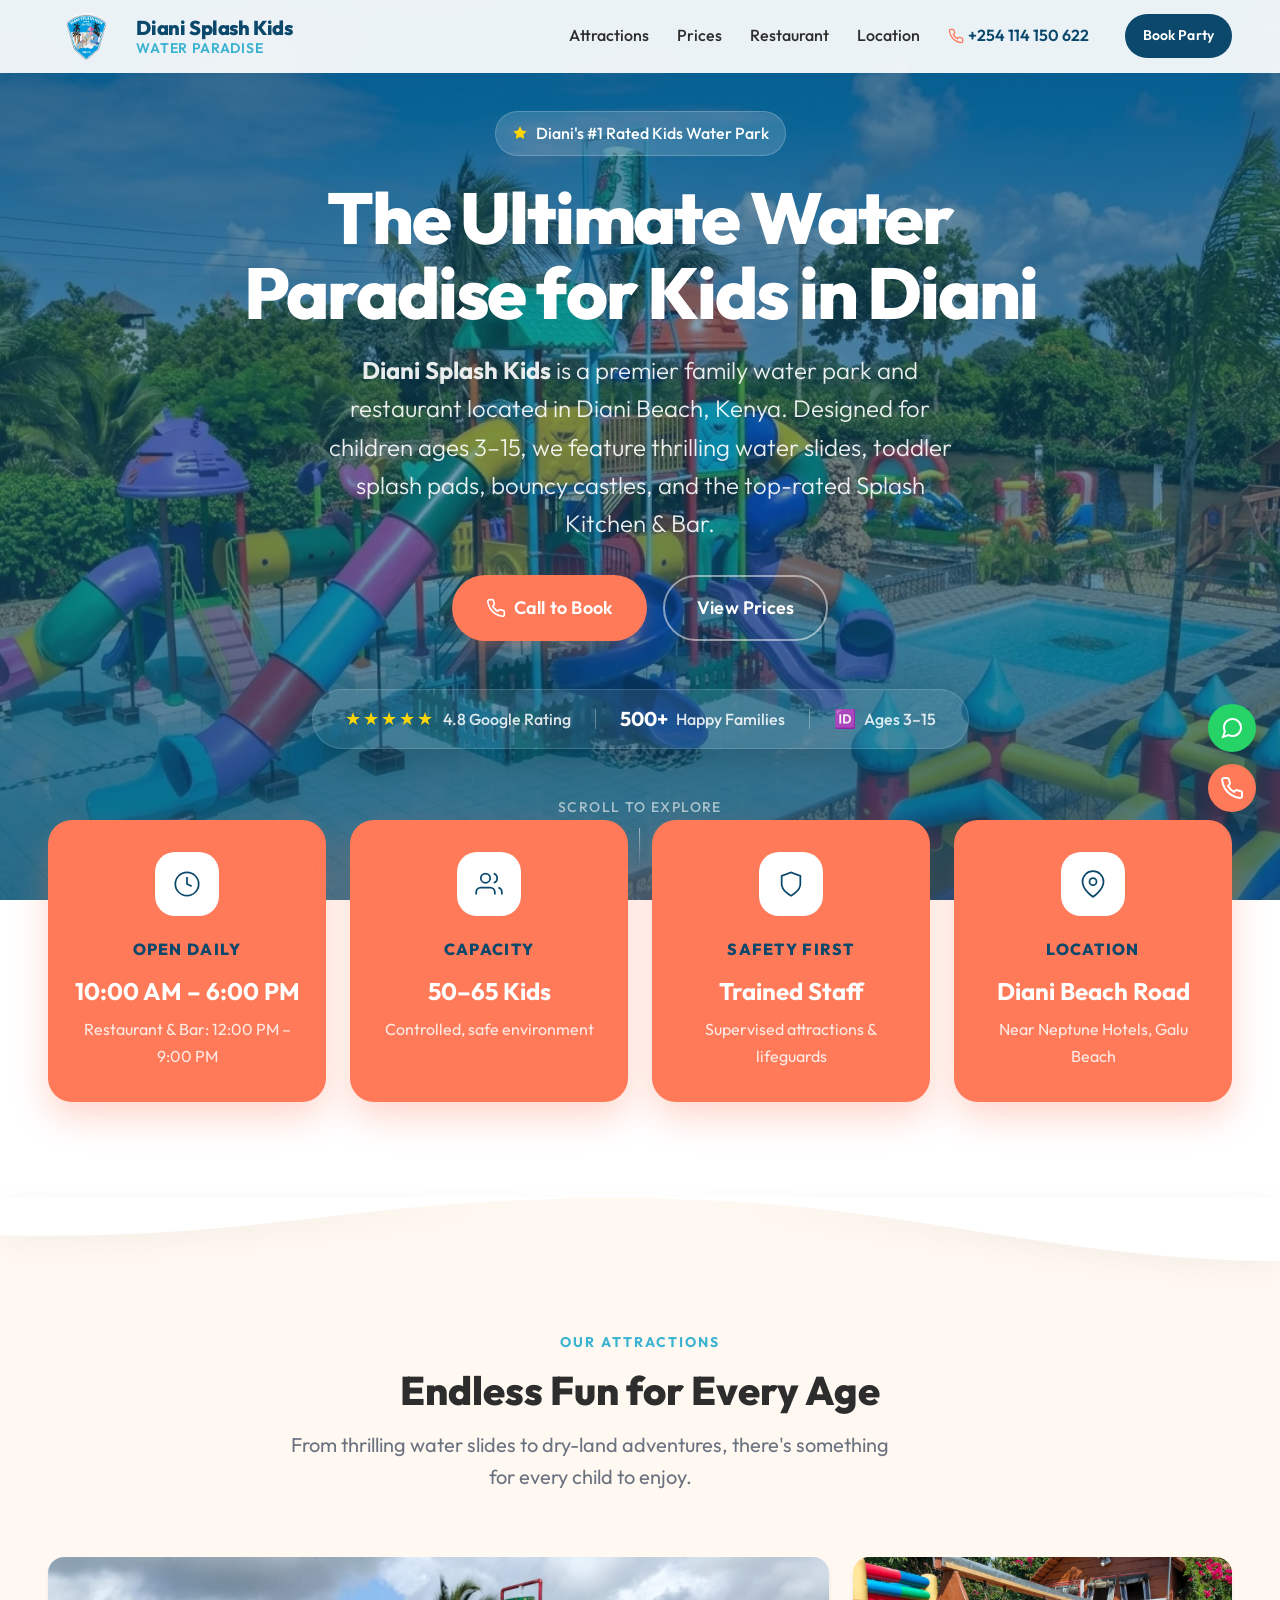
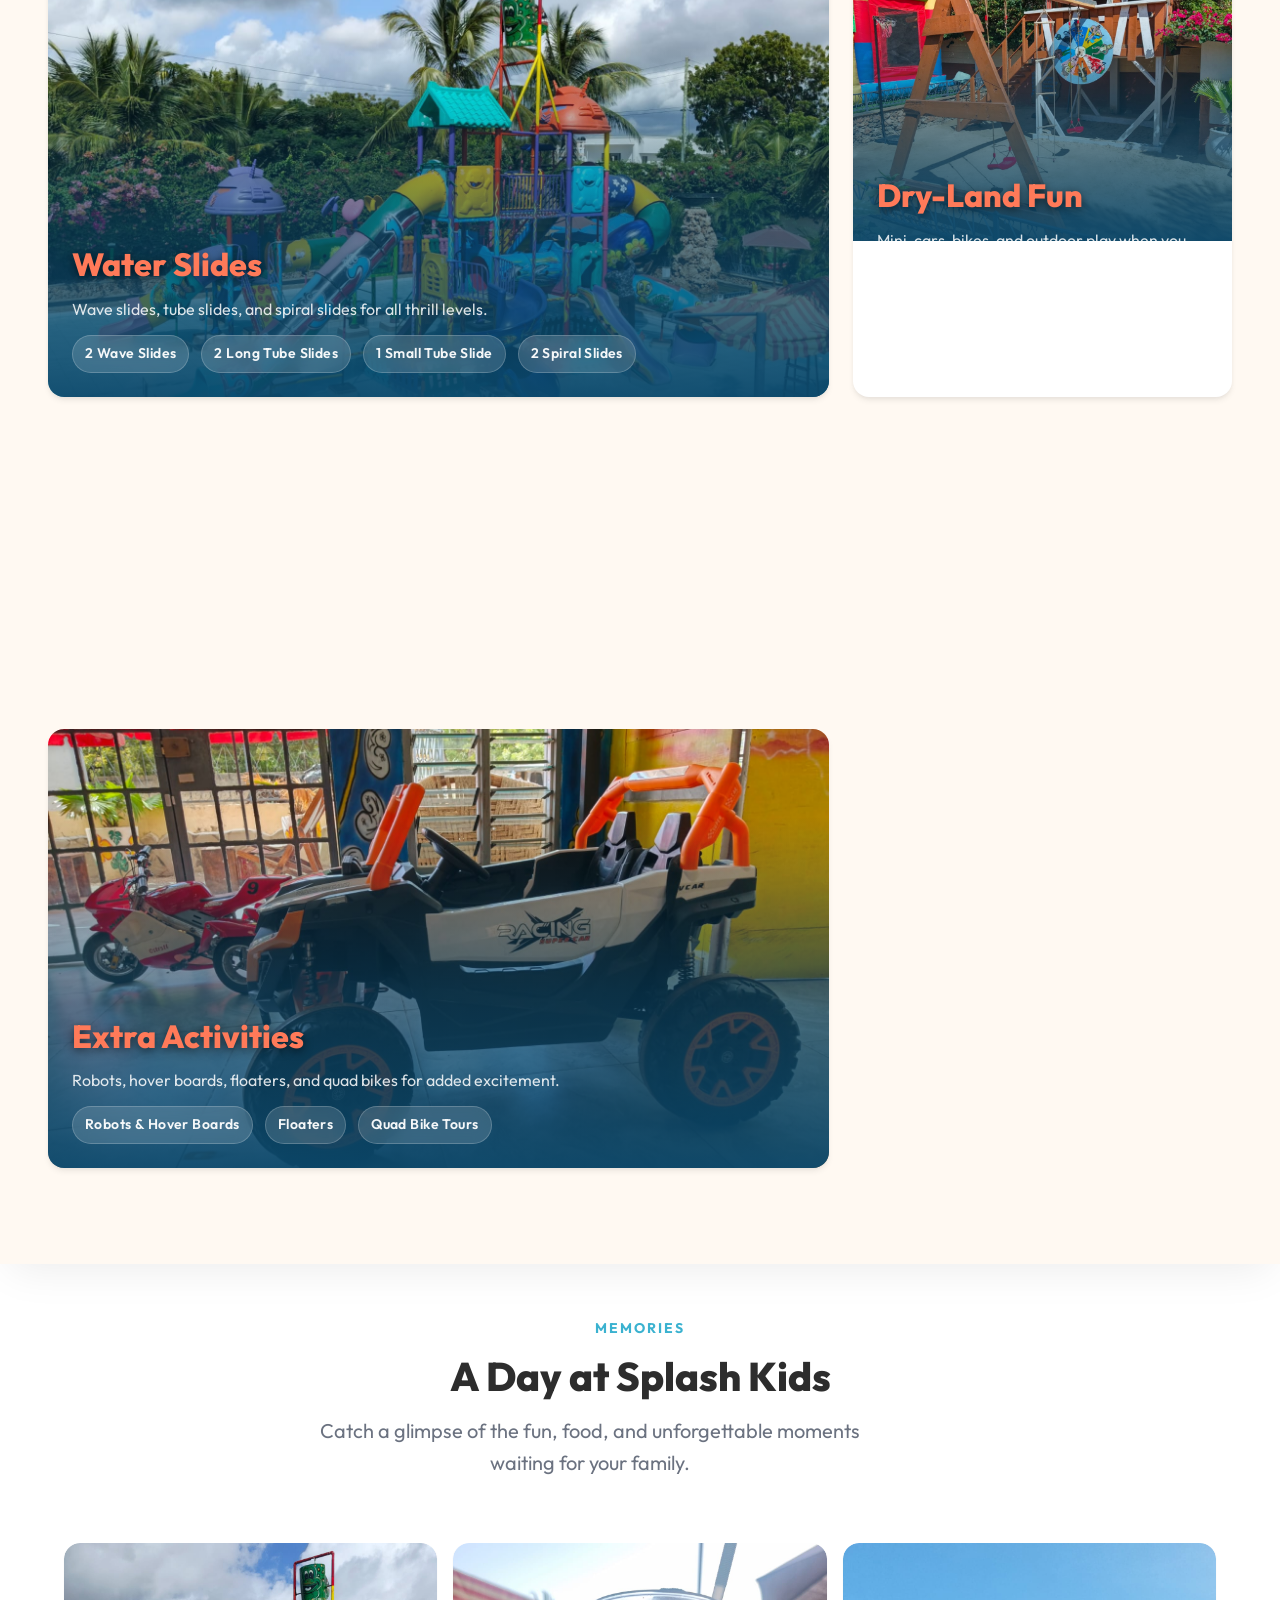
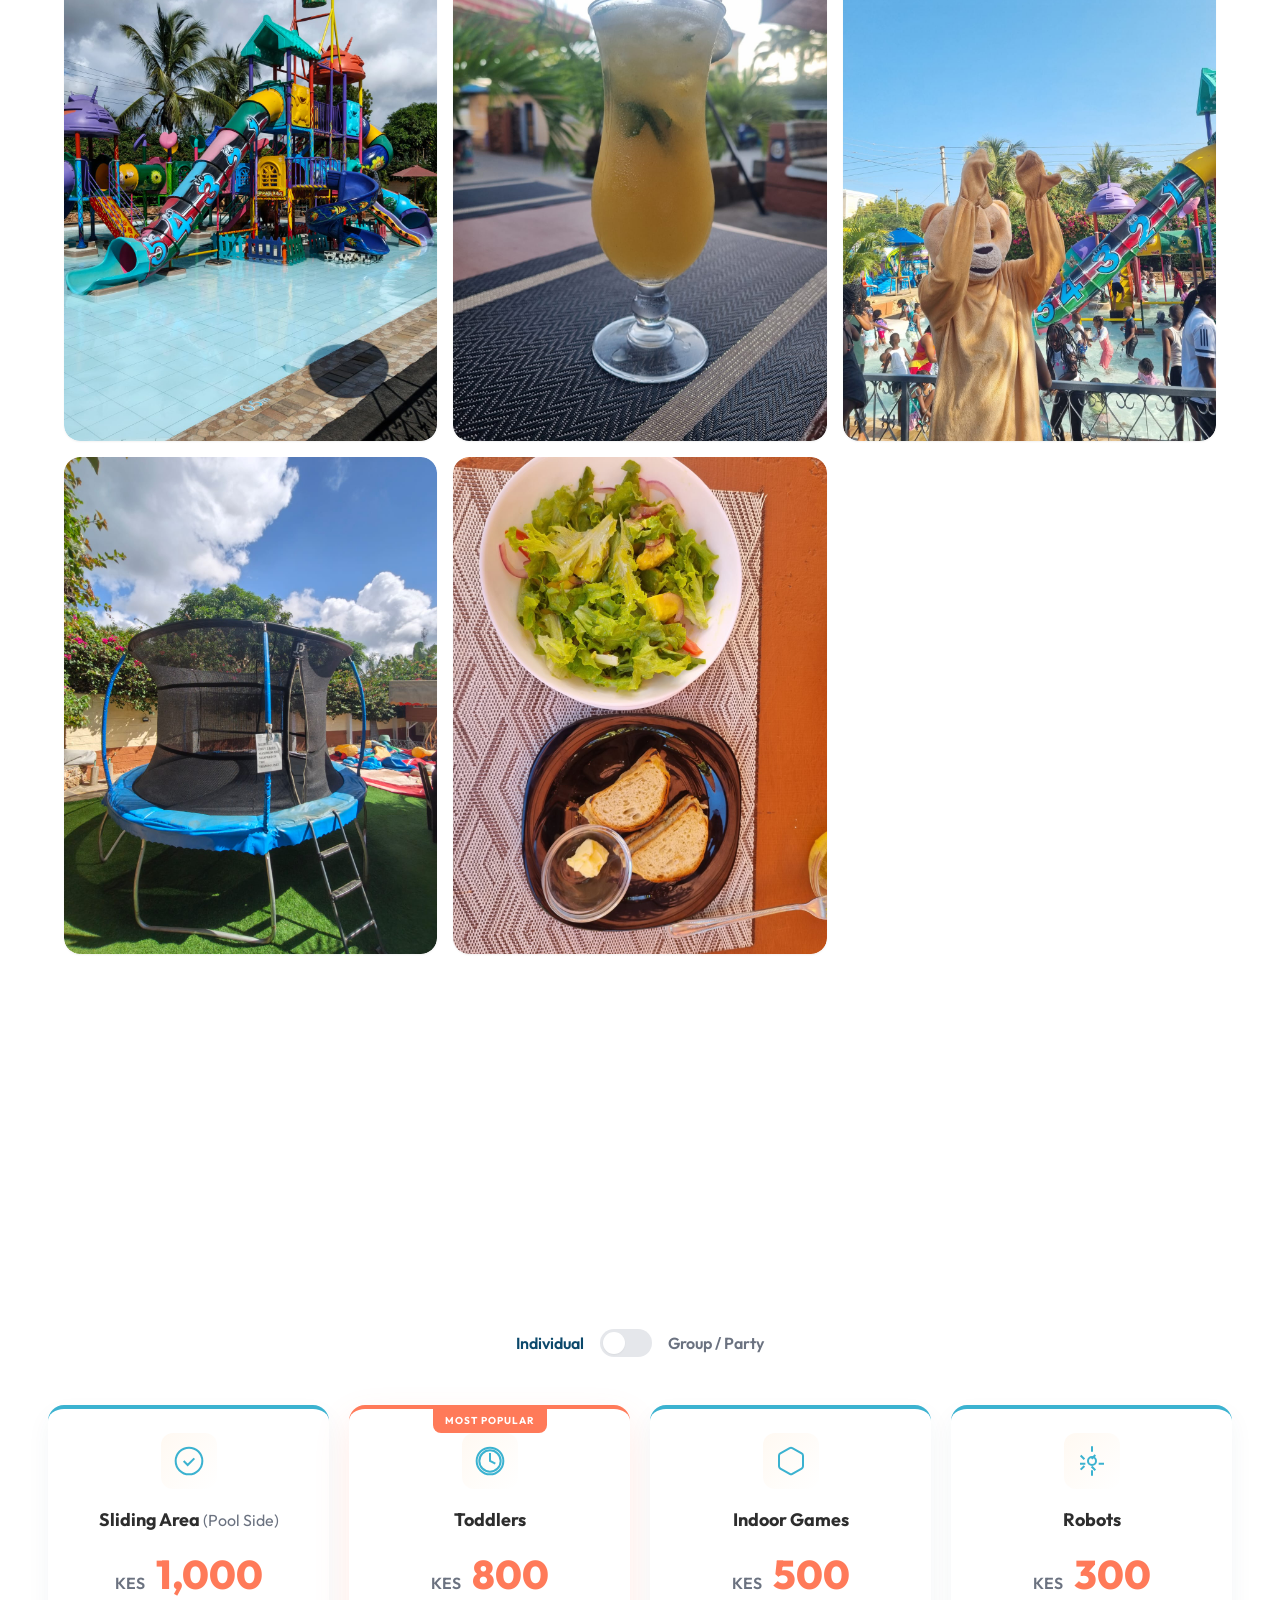
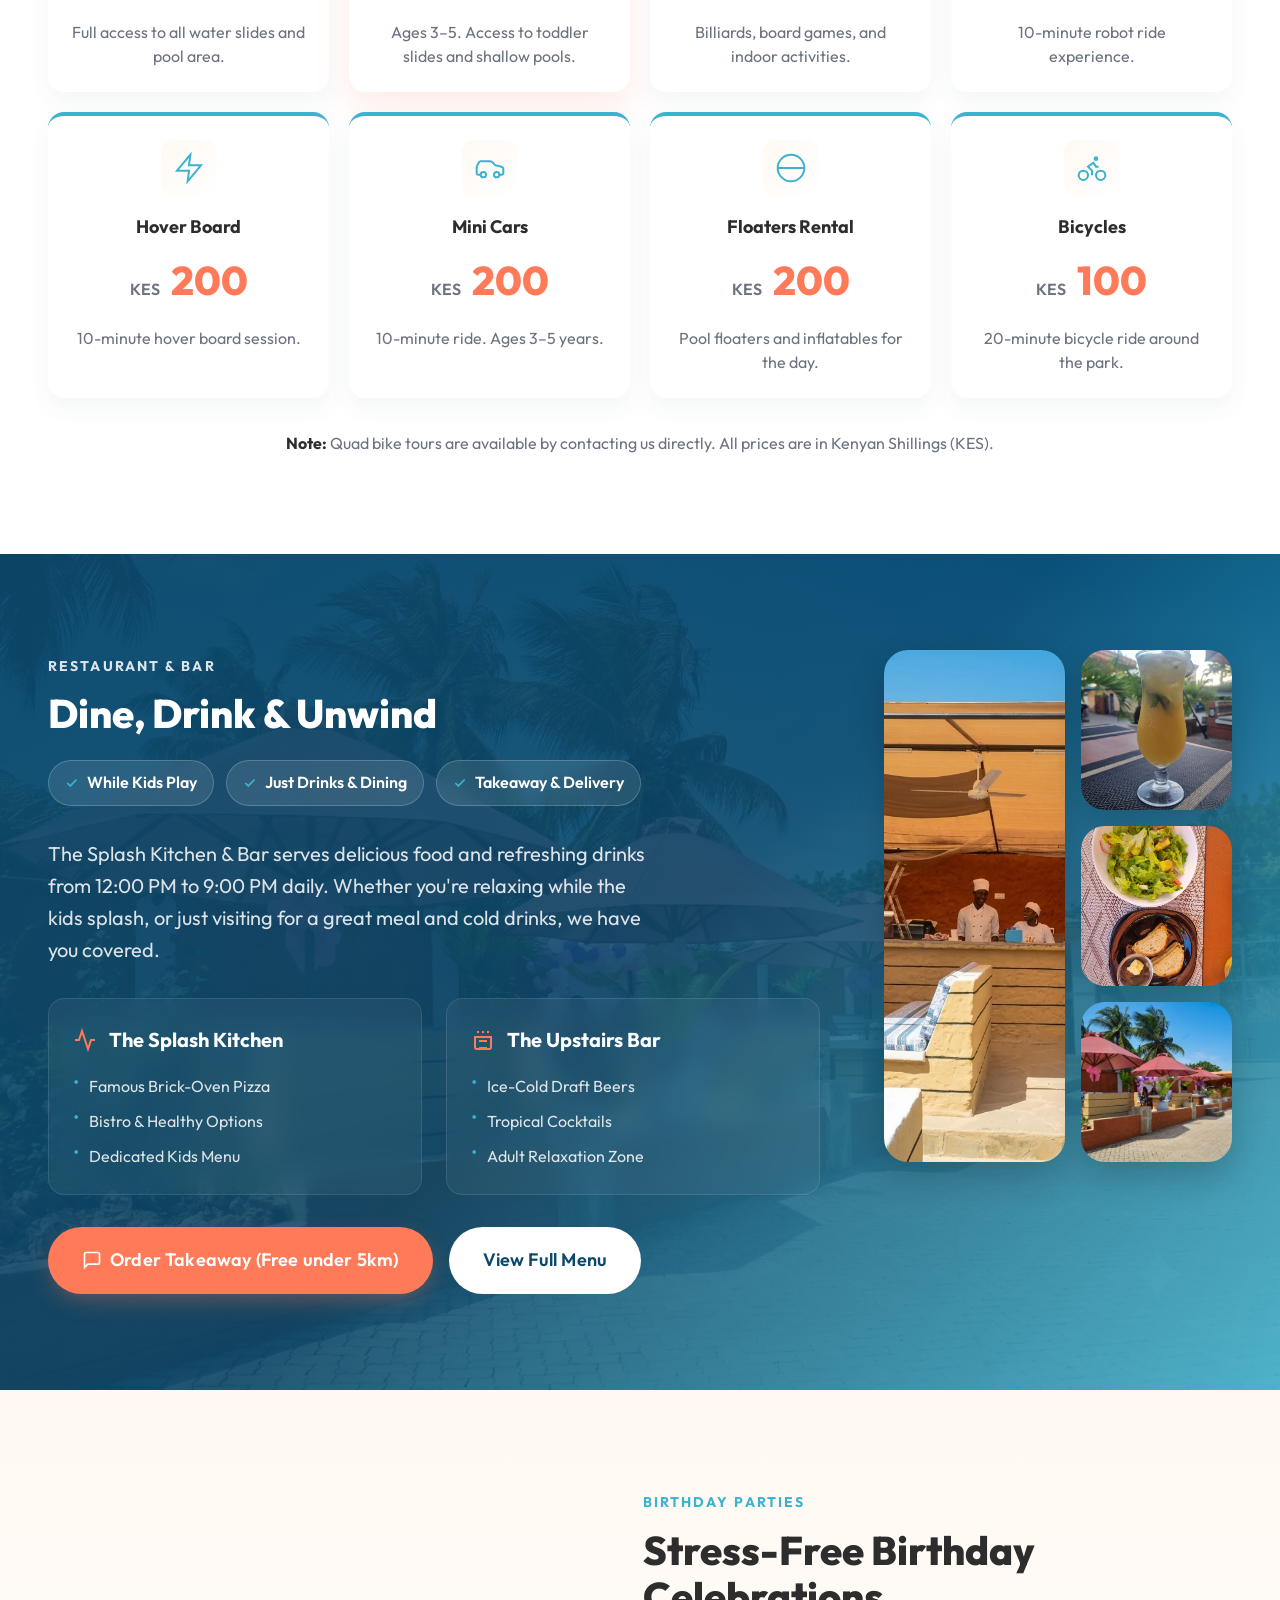
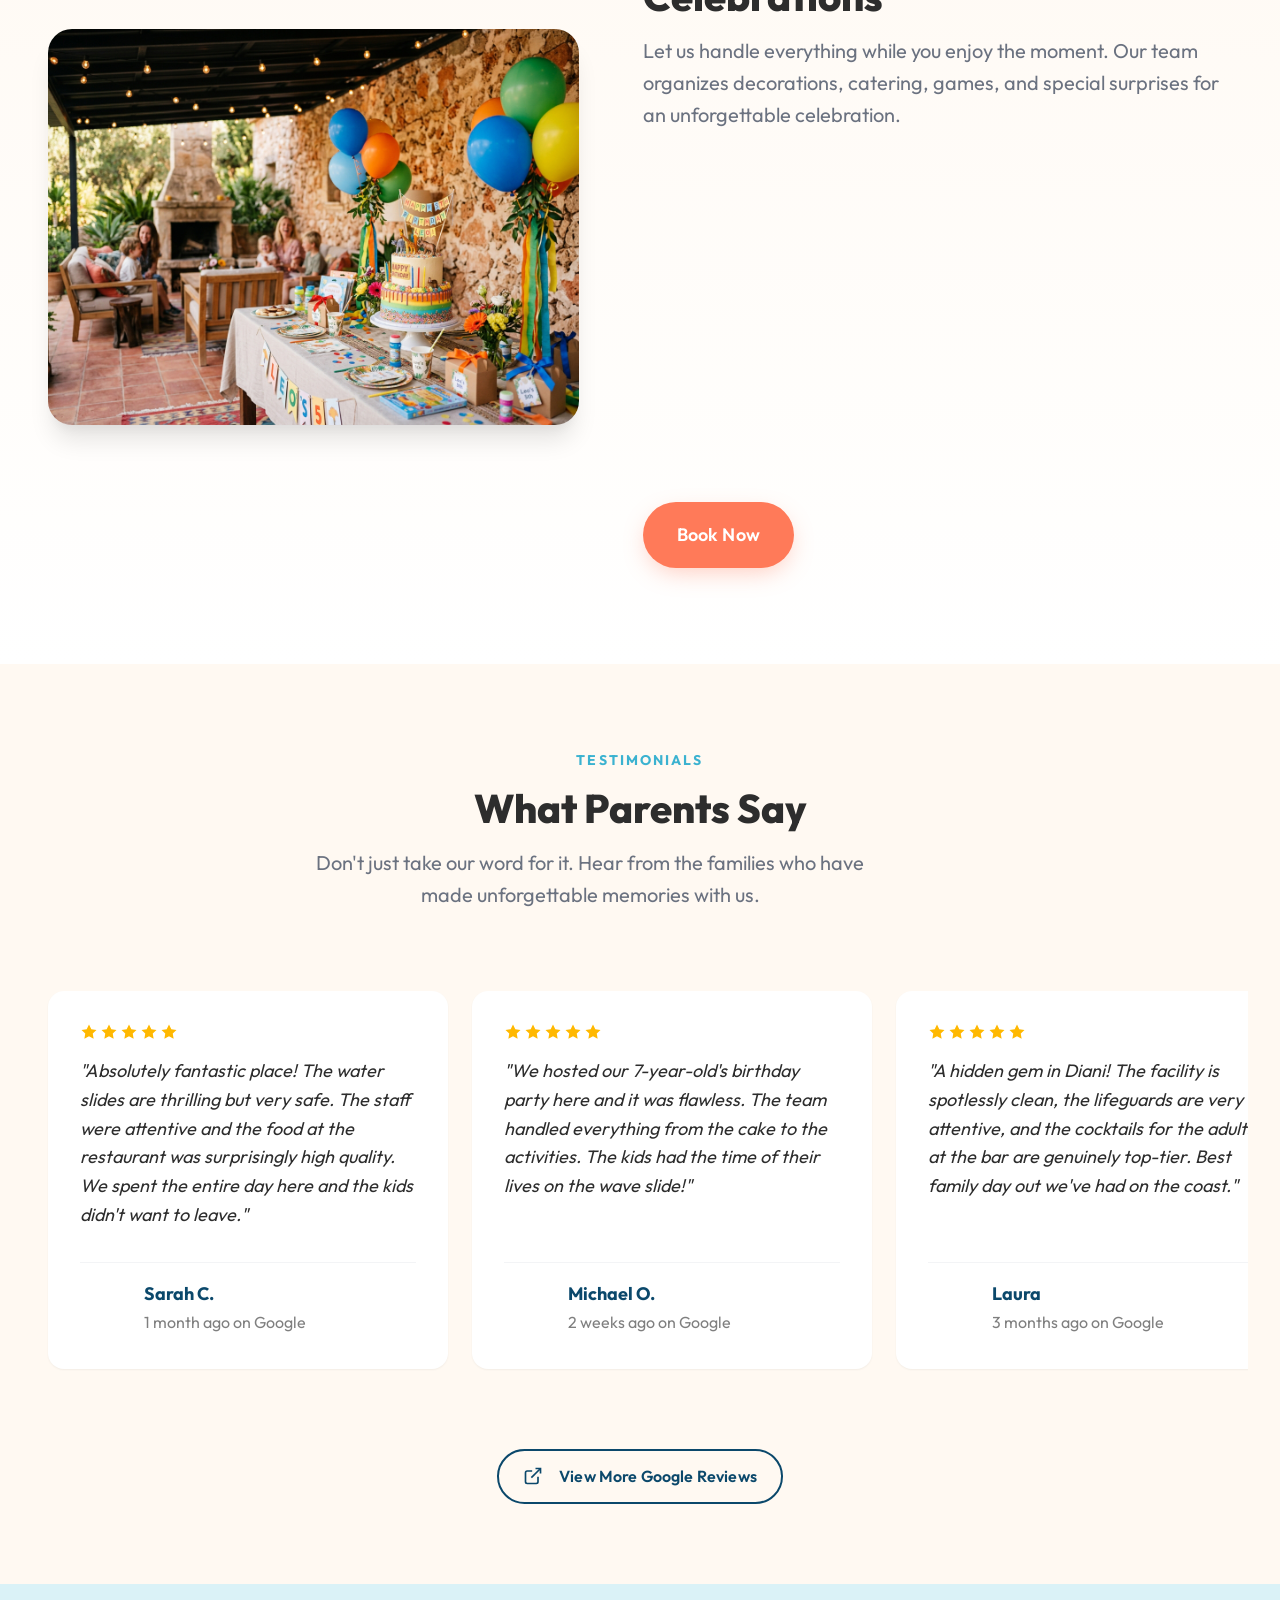
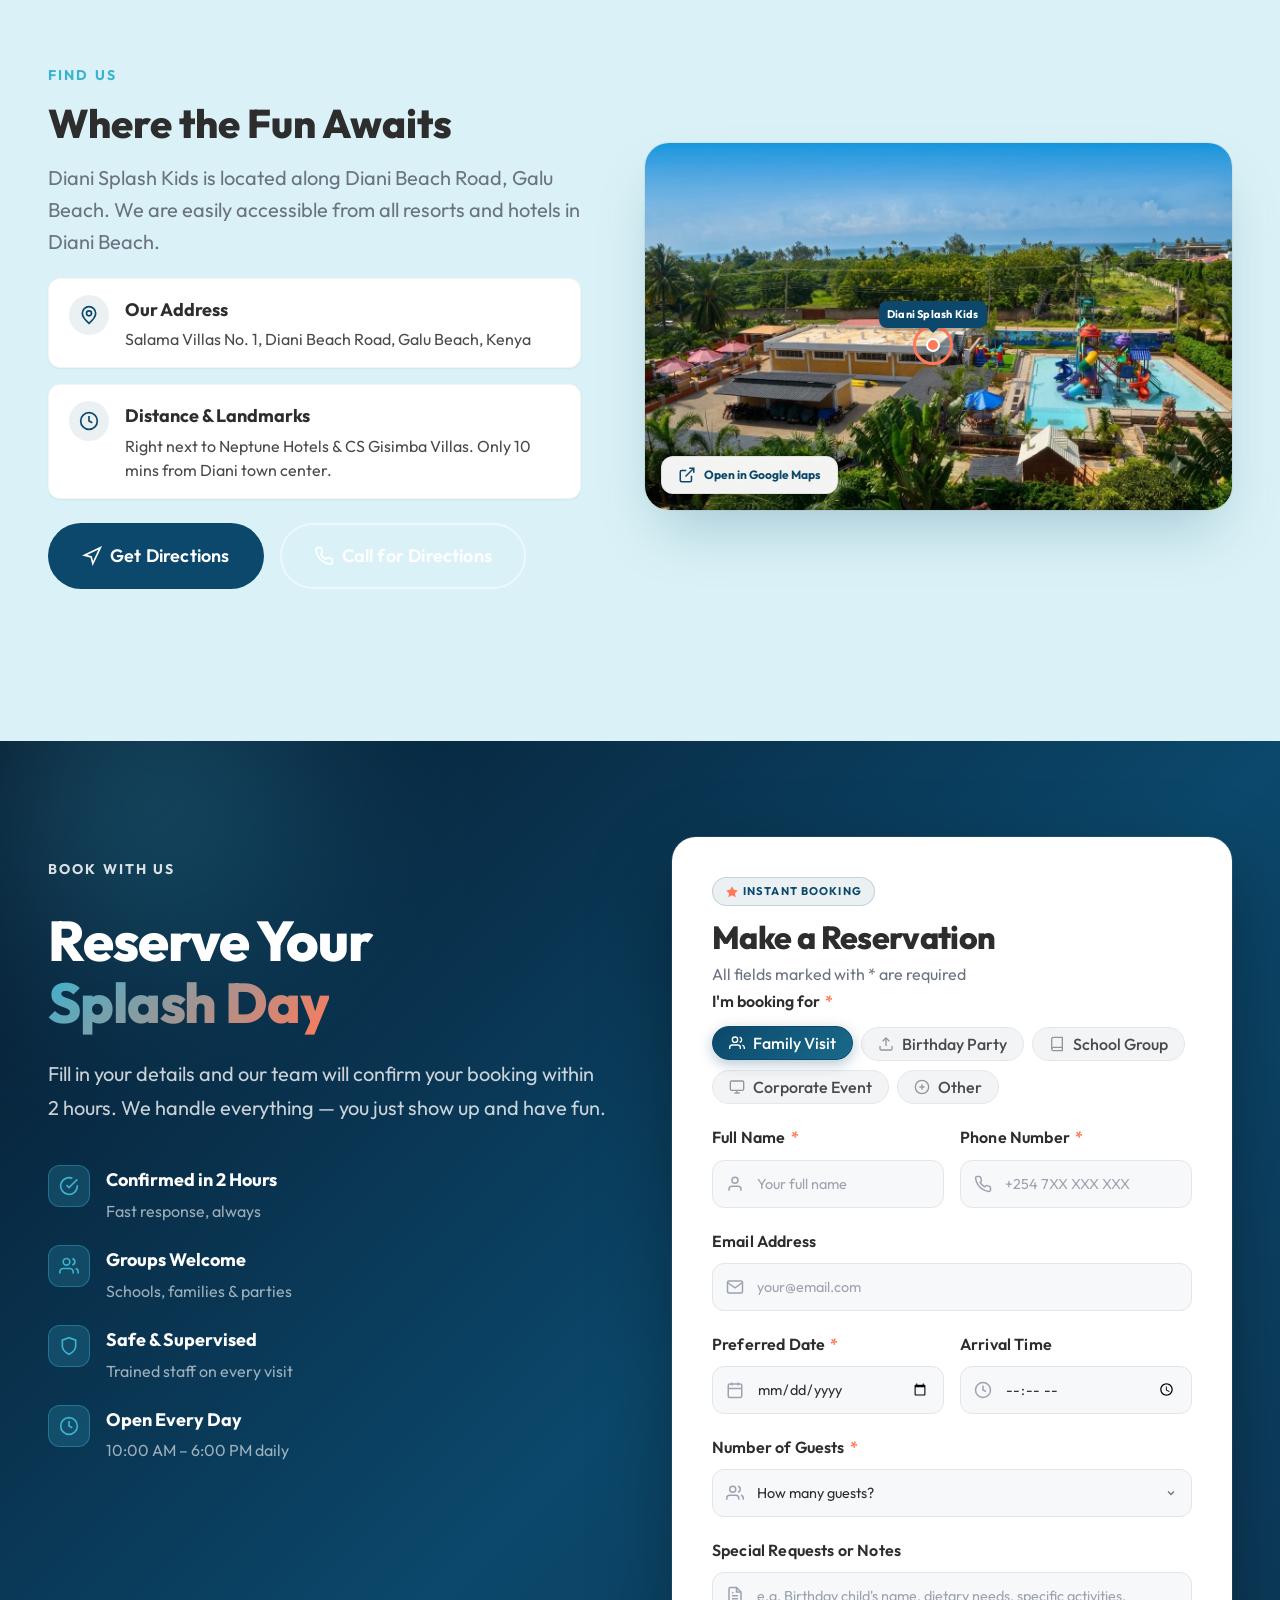
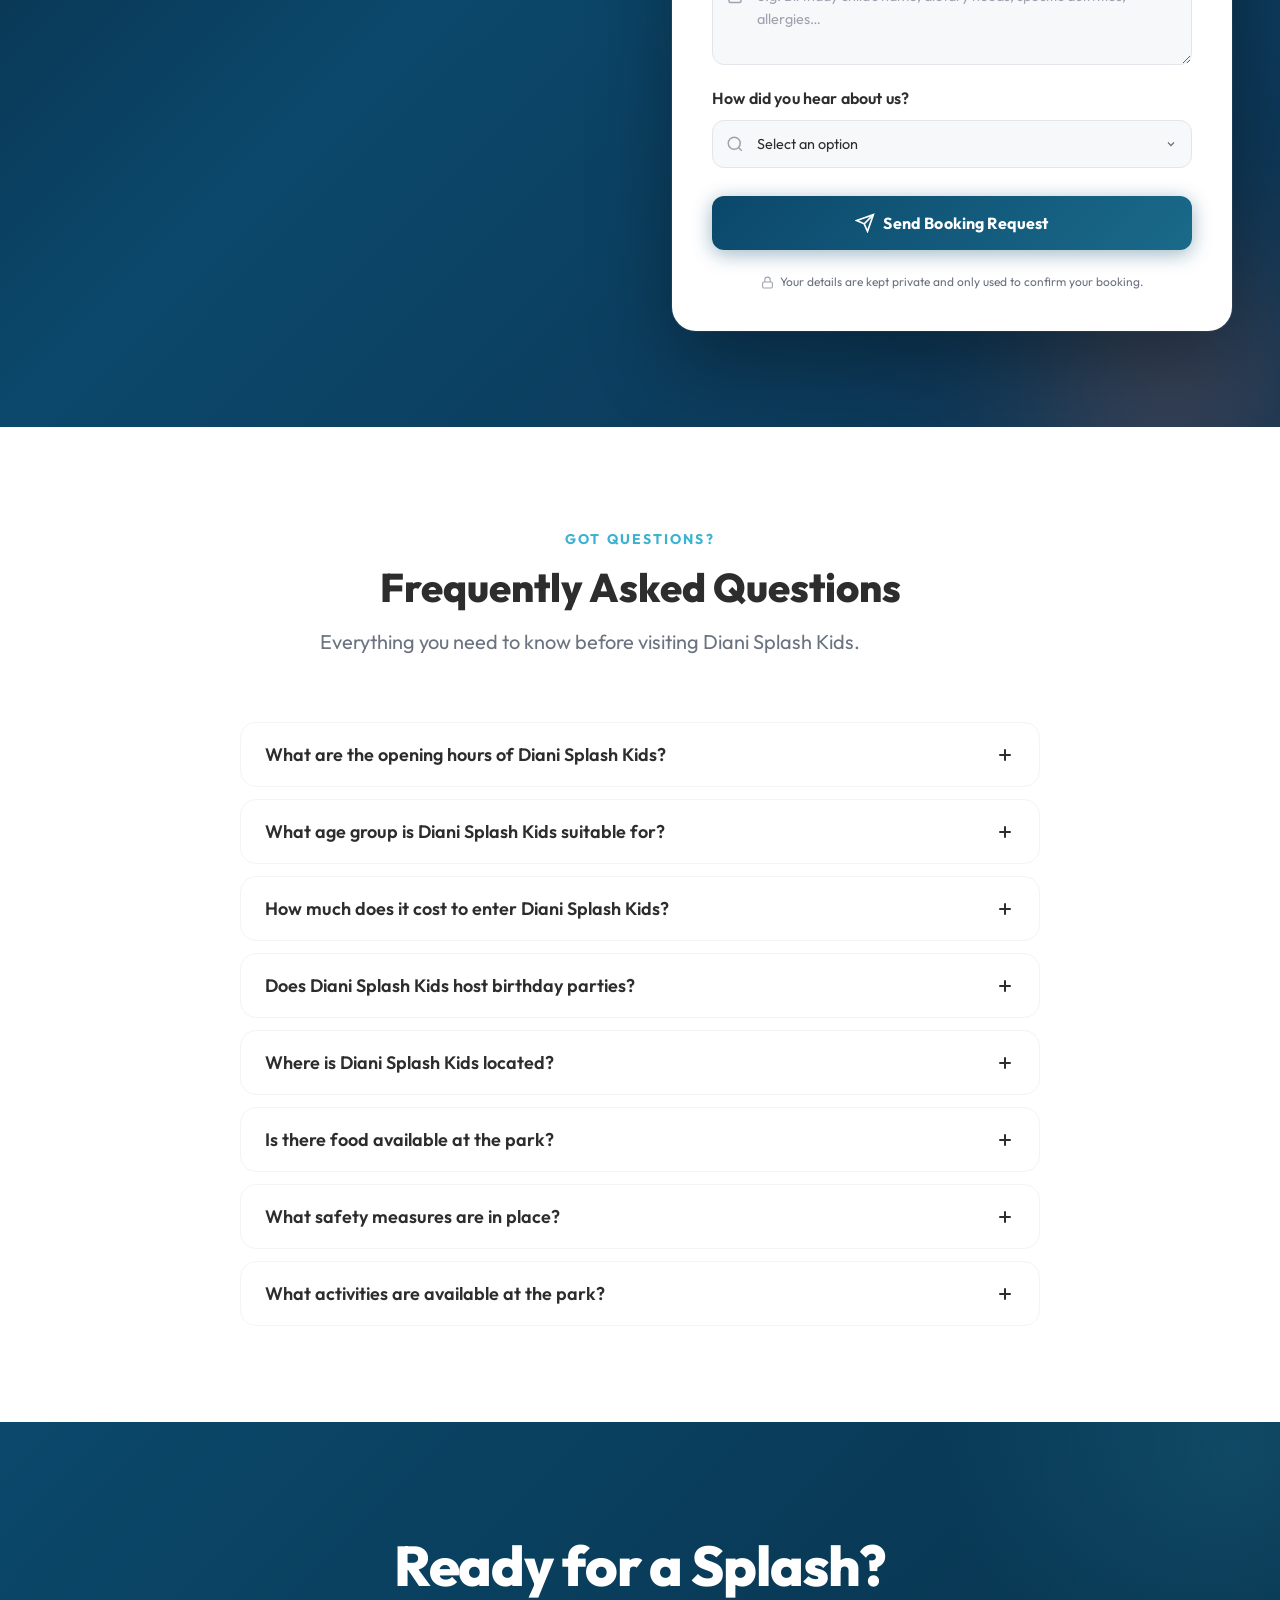
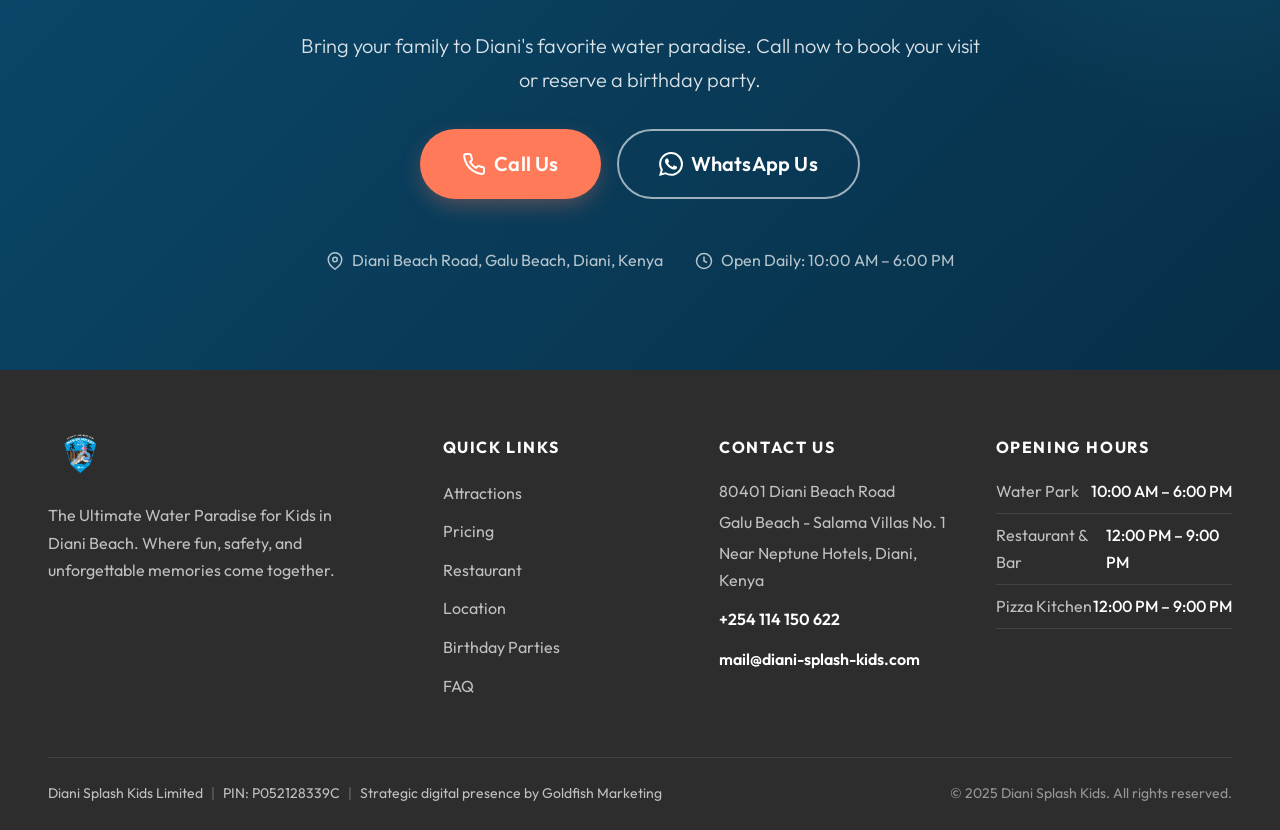
<file: index.html>
<!DOCTYPE html>
<html lang="en">
<head>
    <meta charset="UTF-8">
    <meta name="viewport" content="width=device-width, initial-scale=1.0">
    <meta http-equiv="X-UA-Compatible" content="IE=edge">
    
    <!-- Primary Meta Tags -->
    <title>Diani Splash Kids | The Ultimate Water Paradise for Kids in Diani Beach</title>
    <meta name="title" content="Diani Splash Kids | The Ultimate Water Paradise for Kids in Diani Beach">
    <meta name="description" content="Diani's premier water park for children ages 3-15. Water slides, splash pads, bouncy castles, restaurant & bar. Perfect for birthday parties and family fun. Open daily 10AM-6PM.">
    <meta name="keywords" content="water park Diani, kids activities Diani Beach, children water park Kenya, birthday party venue Diani, family fun Diani, water slides kids, Splash Kids Diani">
    <meta name="author" content="Diani Splash Kids Limited">
    <meta name="robots" content="index, follow">
    <link rel="canonical" href="https://diani-splash-kids.com/">
    
    <!-- Open Graph / Facebook -->
    <meta property="og:type" content="website">
    <meta property="og:url" content="https://diani-splash-kids.com/">
    <meta property="og:title" content="Diani Splash Kids | The Ultimate Water Paradise for Kids in Diani Beach">
    <meta property="og:description" content="Diani's premier water park for children ages 3-15. Water slides, splash pads, bouncy castles, restaurant & bar. Book your visit today!">
    <meta property="og:image" content="https://diani-splash-kids.com/images/og-image.jpg">
    <meta property="og:locale" content="en_KE">
    
    <!-- Twitter -->
    <meta property="twitter:card" content="summary_large_image">
    <meta property="twitter:url" content="https://diani-splash-kids.com/">
    <meta property="twitter:title" content="Diani Splash Kids | The Ultimate Water Paradise for Kids in Diani Beach">
    <meta property="twitter:description" content="Diani's premier water park for children ages 3-15. Water slides, splash pads, bouncy castles, restaurant & bar. Book your visit today!">
    <meta property="twitter:image" content="https://diani-splash-kids.com/images/og-image.jpg">
    
    <!-- Preconnect for Performance -->
    <link rel="preconnect" href="https://fonts.googleapis.com">
    <link rel="preconnect" href="https://fonts.gstatic.com" crossorigin>
    <link rel="preconnect" href="https://images.unsplash.com">
    
    <!-- Google Fonts -->
    <link href="https://fonts.googleapis.com/css2?family=Outfit:wght@300;400;500;600;700;800&display=swap" rel="stylesheet">
    
    <!-- Favicon -->
    <link rel="icon" type="image/webp" href="images/logo.webp">
    
    <!-- Stylesheet -->
    <link rel="stylesheet" href="css/style.css?v=2.2">
    
    <!-- Schema.org JSON-LD -->
    <script type="application/ld+json">
    {
        "@context": "https://schema.org",
        "@type": "WaterPark",
        "name": "Diani Splash Kids",
        "alternateName": "Diani Splash Kids Limited",
        "description": "The Ultimate Water Paradise for Kids in Diani Beach. Water slides, splash pads, bouncy castles, restaurant & bar. Perfect for birthday parties and family fun.",
        "url": "https://diani-splash-kids.com",
        "telephone": "+254114150622",
        "email": "mail@diani-splash-kids.com",
        "priceRange": "$$",
        "currenciesAccepted": "KES",
        "paymentAccepted": "Cash, M-Pesa",
        "address": {
            "@type": "PostalAddress",
            "streetAddress": "Diani Beach Road, Galu Beach - Salama Villas No. 1, Near Neptune Hotels",
            "addressLocality": "Diani Beach",
            "addressRegion": "Kwale",
            "postalCode": "80401",
            "addressCountry": "KE"
        },
        "geo": {
            "@type": "GeoCoordinates",
            "latitude": "-4.3167",
            "longitude": "39.5667"
        },
        "openingHoursSpecification": [
            {
                "@type": "OpeningHoursSpecification",
                "dayOfWeek": ["Monday", "Tuesday", "Wednesday", "Thursday", "Friday", "Saturday", "Sunday"],
                "opens": "10:00",
                "closes": "18:00"
            }
        ],
        "department": {
            "@type": "Restaurant",
            "name": "The Splash Kitchen & Bar",
            "openingHoursSpecification": {
                "@type": "OpeningHoursSpecification",
                "dayOfWeek": ["Monday", "Tuesday", "Wednesday", "Thursday", "Friday", "Saturday", "Sunday"],
                "opens": "12:00",
                "closes": "21:00"
            },
            "servesCuisine": ["Italian", "Kenyan", "Fast Food", "Bistro"],
            "priceRange": "$$"
        },
        "aggregateRating": {
            "@type": "AggregateRating",
            "ratingValue": "4.8",
            "reviewCount": "500"
        },
        "image": [
            "https://diani-splash-kids.com/images/hero-waterpark.jpg",
            "https://diani-splash-kids.com/images/slides.jpg",
            "https://diani-splash-kids.com/images/splash.jpg"
        ]
    }
    </script>
    
    <script type="application/ld+json">
    {
        "@context": "https://schema.org",
        "@type": "FAQPage",
        "mainEntity": [
            {
                "@type": "Question",
                "name": "What are the opening hours of Diani Splash Kids?",
                "acceptedAnswer": {
                    "@type": "Answer",
                    "text": "Diani Splash Kids water park is open daily from 10:00 AM to 6:00 PM. Our restaurant and bar, The Splash Kitchen & Bar, operates from 12:00 PM to 9:00 PM, serving brick-oven pizzas, bistro fare, snacks, and drinks."
                }
            },
            {
                "@type": "Question",
                "name": "What age group is Diani Splash Kids suitable for?",
                "acceptedAnswer": {
                    "@type": "Answer",
                    "text": "Diani Splash Kids is designed primarily for children aged 3 to 15 years, though adults are welcome to join in the fun. We have dedicated toddler areas for the little ones (ages 3-5), as well as more thrilling slides and activities for older children up to age 15."
                }
            },
            {
                "@type": "Question",
                "name": "How much does it cost to enter Diani Splash Kids?",
                "acceptedAnswer": {
                    "@type": "Answer",
                    "text": "Our activity pricing is: Sliding area (pool side) KES 1,000; Toddlers KES 800; Indoor games KES 500; Robots (10 min) KES 300; Hover board (10 min) KES 200; Mini cars 10 min (Age 3-5) KES 200; Floaters rental KES 200; Bicycles (20 min) KES 100. Group discounts and birthday party packages are available."
                }
            },
            {
                "@type": "Question",
                "name": "Does Diani Splash Kids host birthday parties?",
                "acceptedAnswer": {
                    "@type": "Answer",
                    "text": "Yes! Birthday parties are one of our specialties. We offer a stress-free party experience including decorations, child-friendly catering, supervised entertainment and games, and special surprises for the birthday child. We handle all the organization so parents can relax and enjoy. Call +254 114 150 622 to check availability."
                }
            },
            {
                "@type": "Question",
                "name": "Where is Diani Splash Kids located?",
                "acceptedAnswer": {
                    "@type": "Answer",
                    "text": "Diani Splash Kids is located at 80401 Diani Beach Road, Galu Beach - Salama Villas No. 1, near Neptune Hotels in Diani, Kenya. We are conveniently situated near Diani Beach, making us easily accessible for both local families and tourists."
                }
            },
            {
                "@type": "Question",
                "name": "Is there food available at Diani Splash Kids?",
                "acceptedAnswer": {
                    "@type": "Answer",
                    "text": "Absolutely! The Splash Kitchen & Bar is open from 12:00 PM to 9:00 PM daily. We serve bistro fare, fast food, healthy options, snacks, ice cream, and a variety of drinks. Our specialty is brick-oven pizza with free delivery within a 5km radius. We also offer a dedicated kids menu."
                }
            },
            {
                "@type": "Question",
                "name": "What safety measures are in place at Diani Splash Kids?",
                "acceptedAnswer": {
                    "@type": "Answer",
                    "text": "Safety is our top priority. Our facility is designed to accommodate approximately 50-65 children simultaneously in a controlled environment. All water attractions are supervised by trained staff, and we maintain strict safety protocols. The facility is designed specifically for children's safety with age-appropriate equipment and dedicated toddler zones."
                }
            },
            {
                "@type": "Question",
                "name": "What activities are available at Diani Splash Kids?",
                "acceptedAnswer": {
                    "@type": "Answer",
                    "text": "We offer extensive water attractions including six towers, multiple slides (wave slides, tube slides, spiral slides), paddling pools, and water play structures. Dry-land activities include a bouncy castle, mini-cars for younger children, billiards for older kids, robots, hover boards, floaters, and bicycles. Our restaurant and bar provides additional dining and relaxation options for parents."
                }
            }
        ]
    }
    </script>
</head>
<body>
    <!-- Skip to Content Link (Accessibility) -->
    <a href="#main-content" class="skip-link">Skip to main content</a>
    
    <!-- Sticky Header -->
    <header class="site-header" id="header">
        <div class="container header-container">
            <a href="/" class="logo" aria-label="Diani Splash Kids Home">
                <img src="images/logo.webp" alt="Diani Splash Kids Logo" class="logo-img" loading="lazy">
                <div class="logo-text">
                    <span class="logo-title">Diani Splash Kids</span>
                    <span class="logo-tagline">Water Paradise</span>
                </div>
            </a>
            
            <nav class="main-nav" aria-label="Main Navigation">
                <button class="mobile-menu-toggle" id="menuToggle" aria-label="Toggle navigation menu" aria-expanded="false">
                    <span class="hamburger-line"></span>
                    <span class="hamburger-line"></span>
                    <span class="hamburger-line"></span>
                </button>
                
                <ul class="nav-list" id="navList" role="menubar">
                    <li role="none"><a href="#attractions" class="nav-link" role="menuitem">Attractions</a></li>
                    <li role="none"><a href="#pricing" class="nav-link" role="menuitem">Prices</a></li>
                    <li role="none"><a href="#restaurant" class="nav-link" role="menuitem">Restaurant</a></li>
                    <li role="none"><a href="#location" class="nav-link" role="menuitem">Location</a></li>

                    <li role="none"><a href="tel:+254114150622" class="nav-link phone-link" role="menuitem">
                        <svg width="16" height="16" viewBox="0 0 24 24" fill="none" stroke="currentColor" stroke-width="2" aria-hidden="true"><path d="M22 16.92v3a2 2 0 0 1-2.18 2 19.79 19.79 0 0 1-8.63-3.07 19.5 19.5 0 0 1-6-6 19.79 19.79 0 0 1-3.07-8.67A2 2 0 0 1 4.11 2h3a2 2 0 0 1 2 1.72 12.84 12.84 0 0 0 .7 2.81 2 2 0 0 1-.45 2.11L8.09 9.91a16 16 0 0 0 6 6l1.27-1.27a2 2 0 0 1 2.11-.45 12.84 12.84 0 0 0 2.81.7A2 2 0 0 1 22 16.92z"/></svg>
                        +254 114 150 622
                    </a></li>
                </ul>
                
                <a href="tel:+254114150622" class="btn btn-primary btn-small header-cta" id="headerCta">Book Party</a>
            </nav>
        </div>
    </header>
    
    <!-- Main Content -->
    <main id="main-content">
        
        <!-- Hero Section -->
        <section class="hero" id="hero" aria-label="Hero">
            <!-- Interactive Water Bubbles -->
            <div class="water-bubbles-container" aria-hidden="true">
                <div class="water-bubble" style="width: 40px; height: 40px; left: 10%; animation-duration: 8s; animation-delay: 0s;"></div>
                <div class="water-bubble" style="width: 25px; height: 25px; left: 25%; animation-duration: 12s; animation-delay: 2s;"></div>
                <div class="water-bubble" style="width: 50px; height: 50px; left: 45%; animation-duration: 10s; animation-delay: 5s;"></div>
                <div class="water-bubble" style="width: 30px; height: 30px; left: 65%; animation-duration: 14s; animation-delay: 1s;"></div>
                <div class="water-bubble" style="width: 45px; height: 45px; left: 85%; animation-duration: 9s; animation-delay: 3s;"></div>
            </div>
            <div class="hero-image-wrapper">
                <img 
                    src="images/hero-waterpark.webp" 
                    alt="Aerial view of Diani Splash Kids water park showing colourful water slides, the pool area, tropical gardens and the Indian Ocean in the background" 
                    class="hero-image"
                    width="1920" 
                    height="1080"
                    fetchpriority="high"
                    loading="eager"
                    style="background: linear-gradient(135deg, #0B486B 0%, #3BB2D0 100%);"
                >
                <div class="hero-overlay" aria-hidden="true"></div>
            </div>
            <div class="container hero-content">
                <div class="hero-badge">
                    <svg width="16" height="16" viewBox="0 0 24 24" fill="currentColor" aria-hidden="true"><path d="M12 2l3.09 6.26L22 9.27l-5 4.87 1.18 6.88L12 17.77l-6.18 3.25L7 14.14 2 9.27l6.91-1.01L12 2z"/></svg>
                    Diani's #1 Rated Kids Water Park
                </div>
                <h1 class="hero-title">The Ultimate Water Paradise for Kids in Diani</h1>
                <p class="hero-subtitle"><dfn style="font-style: normal; font-weight: bold;">Diani Splash Kids</dfn> is a premier family water park and restaurant located in Diani Beach, Kenya. Designed for children ages 3&ndash;15, we feature thrilling water slides, toddler splash pads, bouncy castles, and the top-rated Splash Kitchen &amp; Bar.</p>
                <div class="hero-cta-group">
                    <a href="tel:+254114150622" class="btn btn-coral btn-large">
                        <svg width="20" height="20" viewBox="0 0 24 24" fill="none" stroke="currentColor" stroke-width="2" aria-hidden="true"><path d="M22 16.92v3a2 2 0 0 1-2.18 2 19.79 19.79 0 0 1-8.63-3.07 19.5 19.5 0 0 1-6-6 19.79 19.79 0 0 1-3.07-8.67A2 2 0 0 1 4.11 2h3a2 2 0 0 1 2 1.72 12.84 12.84 0 0 0 .7 2.81 2 2 0 0 1-.45 2.11L8.09 9.91a16 16 0 0 0 6 6l1.27-1.27a2 2 0 0 1 2.11-.45 12.84 12.84 0 0 0 2.81.7A2 2 0 0 1 22 16.92z"/></svg>
                        Call to Book
                    </a>
                    <a href="#pricing" class="btn btn-outline btn-large">View Prices</a>
                </div>
                <div class="hero-trust">
                    <div class="trust-item">
                        <span class="trust-stars" aria-hidden="true">&#9733;&#9733;&#9733;&#9733;&#9733;</span>
                        <span class="trust-text">4.8 Google Rating</span>
                    </div>
                    <div class="trust-divider" aria-hidden="true"></div>
                    <div class="trust-item">
                        <span class="trust-number">500+</span>
                        <span class="trust-text">Happy Families</span>
                    </div>
                    <div class="trust-divider" aria-hidden="true"></div>
                    <div class="trust-item">
                        <span class="trust-icon" aria-hidden="true">&#127380;</span>
                        <span class="trust-text">Ages 3&ndash;15</span>
                    </div>
                </div>
            </div>
            <div class="hero-scroll-indicator" aria-hidden="true">
                <span class="scroll-text">Scroll to explore</span>
                <div class="scroll-line"></div>
            </div>
        </section>
        
        <!-- Quick Stats Section -->
        <section class="stats-section" id="stats" aria-label="Quick Information">
            <div class="container">
                <div class="stats-grid">
                    <div class="stat-card">
                        <div class="stat-icon-wrapper">
                            <svg width="28" height="28" viewBox="0 0 24 24" fill="none" stroke="currentColor" stroke-width="1.5" aria-hidden="true"><circle cx="12" cy="12" r="10"/><path d="M12 6v6l4 2"/></svg>
                        </div>
                        <h3 class="stat-title">Open Daily</h3>
                        <p class="stat-value">10:00 AM &ndash; 6:00 PM</p>
                        <p class="stat-desc">Restaurant & Bar: 12:00 PM &ndash; 9:00 PM</p>
                    </div>
                    <div class="stat-card">
                        <div class="stat-icon-wrapper">
                            <svg width="28" height="28" viewBox="0 0 24 24" fill="none" stroke="currentColor" stroke-width="1.5" aria-hidden="true"><path d="M17 21v-2a4 4 0 0 0-4-4H5a4 4 0 0 0-4 4v2"/><circle cx="9" cy="7" r="4"/><path d="M23 21v-2a4 4 0 0 0-3-3.87"/><path d="M16 3.13a4 4 0 0 1 0 7.75"/></svg>
                        </div>
                        <h3 class="stat-title">Capacity</h3>
                        <p class="stat-value">50&ndash;65 Kids</p>
                        <p class="stat-desc">Controlled, safe environment</p>
                    </div>
                    <div class="stat-card">
                        <div class="stat-icon-wrapper">
                            <svg width="28" height="28" viewBox="0 0 24 24" fill="none" stroke="currentColor" stroke-width="1.5" aria-hidden="true"><path d="M12 22s8-4 8-10V5l-8-3-8 3v7c0 6 8 10 8 10z"/></svg>
                        </div>
                        <h3 class="stat-title">Safety First</h3>
                        <p class="stat-value">Trained Staff</p>
                        <p class="stat-desc">Supervised attractions &amp; lifeguards</p>
                    </div>
                    <div class="stat-card">
                        <div class="stat-icon-wrapper">
                            <svg width="28" height="28" viewBox="0 0 24 24" fill="none" stroke="currentColor" stroke-width="1.5" aria-hidden="true"><path d="M21 10c0 7-9 13-9 13s-9-6-9-13a9 9 0 0 1 18 0z"/><circle cx="12" cy="10" r="3"/></svg>
                        </div>
                        <h3 class="stat-title">Location</h3>
                        <p class="stat-value">Diani Beach Road</p>
                        <p class="stat-desc">Near Neptune Hotels, Galu Beach</p>
                    </div>
                </div>
            </div>
        </section>
        
        <!-- Attractions Section -->
        <section class="attractions-section" id="attractions" aria-labelledby="attractions-title">
            <div class="section-wave-top">
                <svg data-name="Layer 1" xmlns="http://www.w3.org/2000/svg" viewBox="0 0 1200 120" preserveAspectRatio="none">
                    <path d="M321.39,56.44c58-10.79,114.16-30.13,172-41.86,82.39-16.72,168.19-17.73,250.45-.39C823.78,31,906.67,72,985.66,92.83c70.05,18.48,146.53,26.09,214.34,3V0H0V27.35A600.21,600.21,0,0,0,321.39,56.44Z" class="shape-fill"></path>
                </svg>
            </div>
            <div class="container">
                <div class="section-header">
                    <span class="section-label">Our Attractions</span>
                    <h2 id="attractions-title" class="section-title">Endless Fun for Every Age</h2>
                    <p class="section-subtitle">From thrilling water slides to dry-land adventures, there's something for every child to enjoy.</p>
                </div>
                
                                <div class="attractions-grid">
                    <div class="attraction-card attraction-large">
                        <div class="attraction-image-wrapper">
                            <img 
                                src="images/water-slides-bright.jpg" 
                                alt="Colorful water slides with children sliding into a pool" 
                                class="attraction-image"
                                width="600" 
                                height="400"
                                loading="lazy"
                            >
                            <div class="attraction-overlay"></div>
                        </div>
                        <div class="attraction-content">
                            <h3 class="attraction-title">Water Slides</h3>
                            <p class="attraction-desc">Wave slides, tube slides, and spiral slides for all thrill levels.</p>
                            <ul class="attraction-list">
                                <li>2 Wave Slides</li>
                                <li>2 Long Tube Slides</li>
                                <li>1 Small Tube Slide</li>
                                <li>2 Spiral Slides</li>
                            </ul>
                        </div>
                    </div>
                    
                    <div class="attraction-card">
                        <div class="attraction-image-wrapper">
                            <img 
                                src="images/treehouse-swings.jpg" 
                                alt="Kids wooden playhouse and swings on sand" 
                                class="attraction-image"
                                width="400" 
                                height="300"
                                loading="lazy"
                            >
                            <div class="attraction-overlay"></div>
                        </div>
                        <div class="attraction-content">
                            <h3 class="attraction-title">Dry-Land Fun</h3>
                            <p class="attraction-desc">Mini-cars, bikes, and outdoor play when you need a break from the water.</p>
                            <ul class="attraction-list">
                                <li>Mini-Cars (Ages 3&ndash;5)</li>
                                <li>Bicycles</li>
                                <li>Outdoor Playgrounds</li>
                            </ul>
                        </div>
                    </div>
                    
                    <div class="attraction-card">
                        <div class="attraction-image-wrapper">
                            <img 
                                src="images/bear-mascot-pool.jpg" 
                                alt="Bear mascot waving at happy kids playing in the splash zone pool" 
                                class="attraction-image"
                                width="400" 
                                height="300"
                                loading="lazy"
                            >
                            <div class="attraction-overlay"></div>
                        </div>
                        <div class="attraction-content">
                            <h3 class="attraction-title">Splash Zone</h3>
                            <p class="attraction-desc">Paddling pools, water towers, and interactive water features.</p>
                            <ul class="attraction-list">
                                <li>Water Towers</li>
                                <li>Paddling Pools</li>
                                <li>Safe Play Areas</li>
                            </ul>
                        </div>
                    </div>

                    <div class="attraction-card">
                        <div class="attraction-image-wrapper">
                            <img 
                                src="images/colorful-bouncy-castle.jpg" 
                                alt="Colorful bouncy castle inflatable for kids" 
                                class="attraction-image"
                                width="400" 
                                height="300"
                                loading="lazy"
                            >
                            <div class="attraction-overlay"></div>
                        </div>
                        <div class="attraction-content">
                            <h3 class="attraction-title">Bouncy Castles</h3>
                            <p class="attraction-desc">Huge, colourful inflatables for endless jumping fun.</p>
                            <ul class="attraction-list">
                                <li>Giant Inflatables</li>
                                <li>Obstacle Courses</li>
                                <li>Safe Landing Zones</li>
                            </ul>
                        </div>
                    </div>
                    
                    <div class="attraction-card">
                        <div class="attraction-image-wrapper">
                            <img 
                                src="images/indoor games 1.webp" 
                                alt="Indoor games and activities" 
                                class="attraction-image"
                                width="400" 
                                height="300"
                                loading="lazy"
                            >
                            <div class="attraction-overlay"></div>
                        </div>
                        <div class="attraction-content">
                            <h3 class="attraction-title">Indoor Games</h3>
                            <p class="attraction-desc">Relaxing games for teens and adults in our shaded areas.</p>
                            <ul class="attraction-list">
                                <li>Billiards / Pool</li>
                                <li>Table Games</li>
                                <li>Lounge Areas</li>
                            </ul>
                        </div>
                    </div>
                    
                    <div class="attraction-card attraction-large">
                        <div class="attraction-image-wrapper">
                            <img 
                                src="images/toy-buggy.jpg" 
                                alt="Kids electric toy buggy" 
                                class="attraction-image"
                                width="600" 
                                height="400"
                                loading="lazy"
                            >
                            <div class="attraction-overlay"></div>
                        </div>
                        <div class="attraction-content">
                            <h3 class="attraction-title">Extra Activities</h3>
                            <p class="attraction-desc">Robots, hover boards, floaters, and quad bikes for added excitement.</p>
                            <ul class="attraction-list">
                                <li>Robots &amp; Hover Boards</li>
                                <li>Floaters</li>
                                <li>Quad Bike Tours</li>
                            </ul>
                        </div>
                    </div>
                </div>

            </div>
        </section>
        
        <!-- Memories Gallery Section -->
        <section class="gallery-section" id="gallery" aria-labelledby="gallery-title">
            <div class="container">
                <div class="section-header">
                    <span class="section-label">Memories</span>
                    <h2 id="gallery-title" class="section-title">A Day at Splash Kids</h2>
                    <p class="section-subtitle">Catch a glimpse of the fun, food, and unforgettable moments waiting for your family.</p>
                </div>
                <div class="masonry-grid">
                    <div class="masonry-item">
                        <img src="images/water-slides-wide.jpg" alt="Wide view of the colorful water slides" loading="lazy">
                    </div>
                    <div class="masonry-item">
                        <img src="images/outdoor-trampoline.jpg" alt="Kids outdoor trampoline" loading="lazy">
                    </div>
                    <div class="masonry-item">
                        <img src="images/tropical-mocktail.jpg" alt="Refreshing tropical mocktail drink" loading="lazy">
                    </div>
                    <div class="masonry-item">
                        <img src="images/fresh-salad.jpg" alt="Fresh green salad with toasted bread" loading="lazy">
                    </div>
                    <div class="masonry-item">
                        <img src="images/bear-mascot-pool.jpg" alt="Bear mascot waving in the pool" loading="lazy">
                    </div>
                </div>
            </div>
        </section>
        

        <!-- Pricing Section -->
        <section class="pricing-section" id="pricing" aria-labelledby="pricing-title">
            <div class="container">
                <div class="section-header">
                    <span class="section-label">Pricing</span>
                    <h2 id="pricing-title" class="section-title">Affordable Fun for Everyone</h2>
                    <p class="section-subtitle">All activities priced individually so you only pay for what you enjoy. Group discounts available.</p>
                </div>
                
                <div class="pricing-toggle-wrapper">
                    <span class="toggle-label active" id="labelIndividual">Individual</span>
                    <button class="pricing-toggle" id="pricingToggle" aria-label="Toggle between individual and group pricing" aria-pressed="false">
                        <span class="toggle-slider"></span>
                    </button>
                    <span class="toggle-label" id="labelGroup">Group / Party</span>
                </div>
                
                <!-- GEO Optimization: AI-citable data table -->
                <table class="sr-only" aria-hidden="true">
                    <caption>Diani Splash Kids Individual Activity Prices</caption>
                    <thead>
                        <tr>
                            <th>Activity</th>
                            <th>Target Group</th>
                            <th>Price (KES)</th>
                            <th>Duration</th>
                        </tr>
                    </thead>
                    <tbody>
                        <tr><td>Sliding Area</td><td>Pool Side</td><td>1,000</td><td>Per day</td></tr>
                        <tr><td>Toddlers Splash</td><td>Ages 3-5</td><td>800</td><td>Per day</td></tr>
                        <tr><td>Indoor Games</td><td>All Ages</td><td>500</td><td>Per day</td></tr>
                        <tr><td>Robots</td><td>All Ages</td><td>300</td><td>10 minutes</td></tr>
                        <tr><td>Hover Board</td><td>All Ages</td><td>200</td><td>10 minutes</td></tr>
                        <tr><td>Mini Cars</td><td>Ages 3-5</td><td>200</td><td>10 minutes</td></tr>
                        <tr><td>Floaters Rental</td><td>Pool</td><td>200</td><td>Per day</td></tr>
                        <tr><td>Bicycles</td><td>All Ages</td><td>100</td><td>20 minutes</td></tr>
                    </tbody>
                </table>
                
                <div class="pricing-grid" id="individualPricing">
                    <div class="pricing-card">
                        <div class="pricing-icon">
                            <svg width="32" height="32" viewBox="0 0 24 24" fill="none" stroke="currentColor" stroke-width="1.5" aria-hidden="true"><path d="M22 12c0-5.52-4.48-10-10-10S2 6.48 2 12s4.48 10 10 10 10-4.48 10-10z"/><path d="M8 12l3 3 5-5"/></svg>
                        </div>
                        <h3 class="pricing-name">Sliding Area <span class="pricing-tag">(Pool Side)</span></h3>
                        <p class="pricing-price"><span class="currency">KES</span> 1,000</p>
                        <p class="pricing-desc">Full access to all water slides and pool area.</p>
                    </div>
                    
                    <div class="pricing-card featured">
                        <div class="pricing-badge">Most Popular</div>
                        <div class="pricing-icon">
                            <svg width="32" height="32" viewBox="0 0 24 24" fill="none" stroke="currentColor" stroke-width="1.5" aria-hidden="true"><path d="M12 2a10 10 0 1 0 10 10A10 10 0 0 0 12 2zm0 18a8 8 0 1 1 8-8 8 8 0 0 1-8 8z"/><path d="M12 6v6l4 2"/></svg>
                        </div>
                        <h3 class="pricing-name">Toddlers</h3>
                        <p class="pricing-price"><span class="currency">KES</span> 800</p>
                        <p class="pricing-desc">Ages 3&ndash;5. Access to toddler slides and shallow pools.</p>
                    </div>
                    
                    <div class="pricing-card">
                        <div class="pricing-icon">
                            <svg width="32" height="32" viewBox="0 0 24 24" fill="none" stroke="currentColor" stroke-width="1.5" aria-hidden="true"><path d="M21 16V8a2 2 0 0 0-1-1.73l-7-4a2 2 0 0 0-2 0l-7 4A2 2 0 0 0 3 8v8a2 2 0 0 0 1 1.73l7 4a2 2 0 0 0 2 0l7-4A2 2 0 0 0 21 16z"/></svg>
                        </div>
                        <h3 class="pricing-name">Indoor Games</h3>
                        <p class="pricing-price"><span class="currency">KES</span> 500</p>
                        <p class="pricing-desc">Billiards, board games, and indoor activities.</p>
                    </div>
                    
                    <div class="pricing-card">
                        <div class="pricing-icon">
                            <svg width="32" height="32" viewBox="0 0 24 24" fill="none" stroke="currentColor" stroke-width="1.5" aria-hidden="true"><circle cx="12" cy="12" r="3"/><path d="M12 1v4m0 14v4m-9-9h4m14 0h-4m-2.5-6.5l-2.8 2.8m-5.4 5.4l-2.8 2.8m0-10.6l2.8 2.8m5.4 5.4l2.8 2.8"/></svg>
                        </div>
                        <h3 class="pricing-name">Robots</h3>
                        <p class="pricing-price"><span class="currency">KES</span> 300</p>
                        <p class="pricing-desc">10-minute robot ride experience.</p>
                    </div>
                    
                    <div class="pricing-card">
                        <div class="pricing-icon">
                            <svg width="32" height="32" viewBox="0 0 24 24" fill="none" stroke="currentColor" stroke-width="1.5" aria-hidden="true"><path d="M13 2L3 14h9l-1 8 10-12h-9l1-8z"/></svg>
                        </div>
                        <h3 class="pricing-name">Hover Board</h3>
                        <p class="pricing-price"><span class="currency">KES</span> 200</p>
                        <p class="pricing-desc">10-minute hover board session.</p>
                    </div>
                    
                    <div class="pricing-card">
                        <div class="pricing-icon">
                            <svg width="32" height="32" viewBox="0 0 24 24" fill="none" stroke="currentColor" stroke-width="1.5" aria-hidden="true"><path d="M19 17h2c.6 0 1-.4 1-1v-3c0-.9-.7-1.7-1.5-1.9C18.7 10.6 16 10 16 10s-1.3-1.4-2.2-2.3c-.5-.4-1.1-.7-1.8-.7H5c-.6 0-1.1.4-1.4.9l-1.4 2.9A3.7 3.7 0 0 0 2 12v4c0 .6.4 1 1 1h2"/><circle cx="7" cy="17" r="2"/><circle cx="17" cy="17" r="2"/></svg>
                        </div>
                        <h3 class="pricing-name">Mini Cars</h3>
                        <p class="pricing-price"><span class="currency">KES</span> 200</p>
                        <p class="pricing-desc">10-minute ride. Ages 3&ndash;5 years.</p>
                    </div>
                    
                    <div class="pricing-card">
                        <div class="pricing-icon">
                            <svg width="32" height="32" viewBox="0 0 24 24" fill="none" stroke="currentColor" stroke-width="1.5" aria-hidden="true"><path d="M2 12h20M2 12c0-5.5 4.5-10 10-10s10 4.5 10 10M2 12c0 5.5 4.5 10 10 10s10-4.5 10-10"/></svg>
                        </div>
                        <h3 class="pricing-name">Floaters Rental</h3>
                        <p class="pricing-price"><span class="currency">KES</span> 200</p>
                        <p class="pricing-desc">Pool floaters and inflatables for the day.</p>
                    </div>
                    
                    <div class="pricing-card">
                        <div class="pricing-icon">
                            <svg width="32" height="32" viewBox="0 0 24 24" fill="none" stroke="currentColor" stroke-width="1.5" aria-hidden="true"><circle cx="5.5" cy="17.5" r="3.5"/><circle cx="18.5" cy="17.5" r="3.5"/><path d="M15 6a1 1 0 1 0 0-2 1 1 0 0 0 0 2zm-3 11.5V14l-3-3 4-3 2 3h2"/></svg>
                        </div>
                        <h3 class="pricing-name">Bicycles</h3>
                        <p class="pricing-price"><span class="currency">KES</span> 100</p>
                        <p class="pricing-desc">20-minute bicycle ride around the park.</p>
                    </div>
                </div>
                
                <div id="groupPricing" style="display:none;">
                    <div class="group-pricing-banner">
                        <div class="group-banner-content">
                            <div class="group-banner-icon">
                                <svg width="48" height="48" viewBox="0 0 24 24" fill="none" stroke="currentColor" stroke-width="1.5" aria-hidden="true"><path d="M17 21v-2a4 4 0 0 0-4-4H5a4 4 0 0 0-4 4v2"/><circle cx="9" cy="7" r="4"/><path d="M23 21v-2a4 4 0 0 0-3-3.87"/><path d="M16 3.13a4 4 0 0 1 0 7.75"/></svg>
                            </div>
                            <h3>Special Pricing for Groups &amp; Parties</h3>
                            <p>We offer fantastic, tailored experiences for school trips, birthday parties, and large family gatherings. To ensure we provide you with the most accurate quotation and the perfect package for your needs, please reach out to our team directly.</p>
                            
                            <div class="group-banner-actions">
                                <a href="https://wa.me/254114150622" class="btn btn-whatsapp" target="_blank" rel="noopener noreferrer">
                                    <svg width="20" height="20" viewBox="0 0 24 24" fill="none" stroke="currentColor" stroke-width="2" stroke-linecap="round" stroke-linejoin="round"><path d="M21 11.5a8.38 8.38 0 0 1-.9 3.8 8.5 8.5 0 0 1-7.6 4.7 8.38 8.38 0 0 1-3.8-.9L3 21l1.9-5.7a8.38 8.38 0 0 1-.9-3.8 8.5 8.5 0 0 1 4.7-7.6 8.38 8.38 0 0 1 3.8-.9h.5a8.48 8.48 0 0 1 8 8v.5z"></path></svg>
                                    Message on WhatsApp
                                </a>
                                <a href="tel:+254114150622" class="btn btn-coral">
                                    <svg width="20" height="20" viewBox="0 0 24 24" fill="none" stroke="currentColor" stroke-width="2" stroke-linecap="round" stroke-linejoin="round"><path d="M22 16.92v3a2 2 0 0 1-2.18 2 19.79 19.79 0 0 1-8.63-3.07 19.5 19.5 0 0 1-6-6 19.79 19.79 0 0 1-3.07-8.67A2 2 0 0 1 4.11 2h3a2 2 0 0 1 2 1.72 12.84 12.84 0 0 0 .7 2.81 2 2 0 0 1-.45 2.11L8.09 9.91a16 16 0 0 0 6 6l1.27-1.27a2 2 0 0 1 2.11-.45 12.84 12.84 0 0 0 2.81.7A2 2 0 0 1 22 16.92z"></path></svg>
                                    Call Us Now
                                </a>
                            </div>
                        </div>
                    </div>
                </div>
                
                <p class="pricing-note"><strong>Note:</strong> Quad bike tours are available by contacting us directly. All prices are in Kenyan Shillings (KES).</p>
            </div>
        </section>
        
        <!-- Restaurant Teaser Section -->
        <section class="restaurant-section" id="restaurant" aria-labelledby="restaurant-title">
            <div class="restaurant-bg">
                <img 
                    src="images/restaurant 1.webp" 
                    alt="Delicious brick-oven pizza at The Splash Kitchen and Bar" 
                    class="restaurant-bg-image"
                    width="1920" 
                    height="800"
                    loading="lazy"
                >
                <div class="restaurant-bg-overlay"></div>
            </div>
            <div class="container restaurant-content">
                <div class="restaurant-grid">
                    <div class="restaurant-text">
                        <span class="section-label light">Restaurant &amp; Bar</span>
                        <h2 id="restaurant-title" class="section-title light">Dine, Drink &amp; Unwind</h2>
                        
                        <div class="use-case-badges">
                            <span class="use-case-badge"><svg width="14" height="14" viewBox="0 0 24 24" fill="none" stroke="currentColor" stroke-width="3"><polyline points="20 6 9 17 4 12"></polyline></svg> While Kids Play</span>
                            <span class="use-case-badge"><svg width="14" height="14" viewBox="0 0 24 24" fill="none" stroke="currentColor" stroke-width="3"><polyline points="20 6 9 17 4 12"></polyline></svg> Just Drinks &amp; Dining</span>
                            <span class="use-case-badge"><svg width="14" height="14" viewBox="0 0 24 24" fill="none" stroke="currentColor" stroke-width="3"><polyline points="20 6 9 17 4 12"></polyline></svg> Takeaway &amp; Delivery</span>
                        </div>
                        
                        <p class="section-subtitle light">The Splash Kitchen &amp; Bar serves delicious food and refreshing drinks from 12:00 PM to 9:00 PM daily. Whether you're relaxing while the kids splash, or just visiting for a great meal and cold drinks, we have you covered.</p>
                        
                        <div class="restaurant-features-split">
                            <div class="feature-box">
                                <div class="feature-box-header">
                                    <svg width="24" height="24" viewBox="0 0 24 24" fill="none" stroke="currentColor" stroke-width="2"><path d="M22 12h-4l-3 9L9 3l-3 9H2"/></svg>
                                    <h3>The Splash Kitchen</h3>
                                </div>
                                <ul>
                                    <li>Famous Brick-Oven Pizza</li>
                                    <li>Bistro &amp; Healthy Options</li>
                                    <li>Dedicated Kids Menu</li>
                                </ul>
                            </div>
                            <div class="feature-box">
                                <div class="feature-box-header">
                                    <svg width="24" height="24" viewBox="0 0 24 24" fill="none" stroke="currentColor" stroke-width="2"><path d="M17 3v2M12 3v2M7 3v2M4 9h16v10a2 2 0 0 1-2 2H6a2 2 0 0 1-2-2V9zm4 11h8M8 13h8"/></svg>
                                    <h3>The Upstairs Bar</h3>
                                </div>
                                <ul>
                                    <li>Ice-Cold Draft Beers</li>
                                    <li>Tropical Cocktails</li>
                                    <li>Adult Relaxation Zone</li>
                                </ul>
                            </div>
                        </div>
                        
                        <div class="restaurant-buttons" style="display: flex; flex-wrap: wrap; gap: var(--space-4); margin-top: var(--space-8);">
                            <a href="https://wa.me/254114150622?text=Hello%20Diani%20Splash%20Kids,%20I'd%20like%20to%20order%20some%20takeaway%20food!" target="_blank" rel="noopener noreferrer" class="btn btn-coral btn-large">
                                <svg width="20" height="20" viewBox="0 0 24 24" fill="none" stroke="currentColor" stroke-width="2" aria-hidden="true"><path d="M21 15a2 2 0 0 1-2 2H7l-4 4V5a2 2 0 0 1 2-2h14a2 2 0 0 1 2 2z"/></svg>
                                Order Takeaway (Free under 5km)
                            </a>
                            <a href="menu.html" class="btn btn-light btn-large">View Full Menu</a>
                        </div>
                    </div>
                    <div class="bento-grid">
                        <div class="bento-item bento-large">
                            <img src="images/restaurant 2.webp" alt="The Splash Kitchen & Bar counter with staff under shaded canopy" loading="lazy">
                            <div class="bento-label">The Splash Kitchen &amp; Bar</div>
                        </div>
                        <div class="bento-item bento-small-1">
                            <img src="images/tropical-mocktail.jpg" alt="Tropical mocktail and cocktail drinks" loading="lazy">
                            <div class="bento-label">Tropical Cocktails</div>
                        </div>
                        <div class="bento-item bento-small-2">
                            <img src="images/fresh-salad.jpg" alt="Fresh salad and toasted bread" loading="lazy">
                            <div class="bento-label">Fresh Salads &amp; Bistro</div>
                        </div>
                        <div class="bento-item bento-small-3">
                            <img src="images/restaurant 1.webp" alt="Outdoor patio seating under red umbrellas" loading="lazy">
                            <div class="bento-label">Outdoor Patio Seating</div>
                        </div>
                    </div>
                </div>
            </div>
        </section>
        
        <!-- Party Section -->
        <section class="party-section" id="parties" aria-labelledby="party-title">
            <div class="container">
                <div class="party-grid">
                    <div class="party-visual">
                        <img 
                            src="images/birthday_party.jpg" 
                            alt="Beautifully decorated premium kids birthday party setup at Diani Splash Kids" 
                            class="party-image"
                            width="600" 
                            height="500"
                            loading="lazy"
                        >
                    </div>
                    <div class="party-text">
                        <span class="section-label">Birthday Parties</span>
                        <h2 id="party-title" class="section-title">Stress-Free Birthday Celebrations</h2>
                        <p class="section-subtitle">Let us handle everything while you enjoy the moment. Our team organizes decorations, catering, games, and special surprises for an unforgettable celebration.</p>
                        
                        <div class="party-features">
                            <div class="party-feature">
                                <div class="party-feature-icon">
                                    <svg width="24" height="24" viewBox="0 0 24 24" fill="none" stroke="currentColor" stroke-width="1.5" aria-hidden="true"><path d="M21 15v4a2 2 0 0 1-2 2H5a2 2 0 0 1-2-2v-4"/><polyline points="17 8 12 3 7 8"/><line x1="12" y1="3" x2="12" y2="15"/></svg>
                                </div>
                                <div>
                                    <h4>Decorations &amp; Setup</h4>
                                    <p>Complete themed decorations tailored to your child's preferences.</p>
                                </div>
                            </div>
                            <div class="party-feature">
                                <div class="party-feature-icon">
                                    <svg width="24" height="24" viewBox="0 0 24 24" fill="none" stroke="currentColor" stroke-width="1.5" aria-hidden="true"><path d="M18 8h1a4 4 0 0 1 0 8h-1"/><path d="M2 8h16v9a4 4 0 0 1-4 4H6a4 4 0 0 1-4-4V8z"/><line x1="6" y1="1" x2="6" y2="4"/><line x1="10" y1="1" x2="10" y2="4"/><line x1="14" y1="1" x2="14" y2="4"/></svg>
                                </div>
                                <div>
                                    <h4>Child-Friendly Catering</h4>
                                    <p>Custom menus including pizza, snacks, ice cream, and drinks.</p>
                                </div>
                            </div>
                            <div class="party-feature">
                                <div class="party-feature-icon">
                                    <svg width="24" height="24" viewBox="0 0 24 24" fill="none" stroke="currentColor" stroke-width="1.5" aria-hidden="true"><circle cx="12" cy="12" r="10"/><path d="M8 14s1.5 2 4 2 4-2 4-2"/><line x1="9" y1="9" x2="9.01" y2="9"/><line x1="15" y1="9" x2="15.01" y2="9"/></svg>
                                </div>
                                <div>
                                    <h4>Games &amp; Entertainment</h4>
                                    <p>Supervised activities and games to keep every child engaged.</p>
                                </div>
                            </div>
                            <div class="party-feature">
                                <div class="party-feature-icon">
                                    <svg width="24" height="24" viewBox="0 0 24 24" fill="none" stroke="currentColor" stroke-width="1.5" aria-hidden="true"><path d="M20.84 4.61a5.5 5.5 0 0 0-7.78 0L12 5.67l-1.06-1.06a5.5 5.5 0 0 0-7.78 7.78l1.06 1.06L12 21.23l7.78-7.78 1.06-1.06a5.5 5.5 0 0 0 0-7.78z"/></svg>
                                </div>
                                <div>
                                    <h4>Special Surprises</h4>
                                    <p>Unique surprises to make the birthday child feel extra special.</p>
                                </div>
                            </div>
                        </div>
                        <a href="#booking" class="btn btn-coral btn-large" data-booking-type="birthday">Book Now</a>
                    </div>
                </div>
            </div>
        </section>
        
        <!-- Customer Reviews Section -->
        <section class="reviews-section" id="reviews" aria-labelledby="reviews-title">
            <div class="container">
                <div class="section-header text-center">
                    <span class="section-label">Testimonials</span>
                    <h2 id="reviews-title" class="section-title">What Parents Say</h2>
                    <p class="section-subtitle">Don't just take our word for it. Hear from the families who have made unforgettable memories with us.</p>
                </div>
                
                <div class="reviews-slider">
                    <div class="reviews-track">
                        
                        <div class="review-card">
                            <div class="review-stars">
                                <svg width="18" height="18" viewBox="0 0 24 24" fill="currentColor" stroke="none"><polygon points="12 2 15.09 8.26 22 9.27 17 14.14 18.18 21.02 12 17.77 5.82 21.02 7 14.14 2 9.27 8.91 8.26 12 2"/></svg>
                                <svg width="18" height="18" viewBox="0 0 24 24" fill="currentColor" stroke="none"><polygon points="12 2 15.09 8.26 22 9.27 17 14.14 18.18 21.02 12 17.77 5.82 21.02 7 14.14 2 9.27 8.91 8.26 12 2"/></svg>
                                <svg width="18" height="18" viewBox="0 0 24 24" fill="currentColor" stroke="none"><polygon points="12 2 15.09 8.26 22 9.27 17 14.14 18.18 21.02 12 17.77 5.82 21.02 7 14.14 2 9.27 8.91 8.26 12 2"/></svg>
                                <svg width="18" height="18" viewBox="0 0 24 24" fill="currentColor" stroke="none"><polygon points="12 2 15.09 8.26 22 9.27 17 14.14 18.18 21.02 12 17.77 5.82 21.02 7 14.14 2 9.27 8.91 8.26 12 2"/></svg>
                                <svg width="18" height="18" viewBox="0 0 24 24" fill="currentColor" stroke="none"><polygon points="12 2 15.09 8.26 22 9.27 17 14.14 18.18 21.02 12 17.77 5.82 21.02 7 14.14 2 9.27 8.91 8.26 12 2"/></svg>
                            </div>
                            <p class="review-text">"Absolutely fantastic place! The water slides are thrilling but very safe. The staff were attentive and the food at the restaurant was surprisingly high quality. We spent the entire day here and the kids didn't want to leave."</p>
                            <div class="review-author">
                                <div class="author-avatar">SC</div>
                                <div class="author-info">
                                    <span class="author-name">Sarah C.</span>
                                    <span class="author-date">1 month ago on Google</span>
                                </div>
                            </div>
                        </div>

                        <div class="review-card">
                            <div class="review-stars">
                                <svg width="18" height="18" viewBox="0 0 24 24" fill="currentColor" stroke="none"><polygon points="12 2 15.09 8.26 22 9.27 17 14.14 18.18 21.02 12 17.77 5.82 21.02 7 14.14 2 9.27 8.91 8.26 12 2"/></svg>
                                <svg width="18" height="18" viewBox="0 0 24 24" fill="currentColor" stroke="none"><polygon points="12 2 15.09 8.26 22 9.27 17 14.14 18.18 21.02 12 17.77 5.82 21.02 7 14.14 2 9.27 8.91 8.26 12 2"/></svg>
                                <svg width="18" height="18" viewBox="0 0 24 24" fill="currentColor" stroke="none"><polygon points="12 2 15.09 8.26 22 9.27 17 14.14 18.18 21.02 12 17.77 5.82 21.02 7 14.14 2 9.27 8.91 8.26 12 2"/></svg>
                                <svg width="18" height="18" viewBox="0 0 24 24" fill="currentColor" stroke="none"><polygon points="12 2 15.09 8.26 22 9.27 17 14.14 18.18 21.02 12 17.77 5.82 21.02 7 14.14 2 9.27 8.91 8.26 12 2"/></svg>
                                <svg width="18" height="18" viewBox="0 0 24 24" fill="currentColor" stroke="none"><polygon points="12 2 15.09 8.26 22 9.27 17 14.14 18.18 21.02 12 17.77 5.82 21.02 7 14.14 2 9.27 8.91 8.26 12 2"/></svg>
                            </div>
                            <p class="review-text">"We hosted our 7-year-old's birthday party here and it was flawless. The team handled everything from the cake to the activities. The kids had the time of their lives on the wave slide!"</p>
                            <div class="review-author">
                                <div class="author-avatar" style="background-color: var(--primary);">MO</div>
                                <div class="author-info">
                                    <span class="author-name">Michael O.</span>
                                    <span class="author-date">2 weeks ago on Google</span>
                                </div>
                            </div>
                        </div>

                        <div class="review-card">
                            <div class="review-stars">
                                <svg width="18" height="18" viewBox="0 0 24 24" fill="currentColor" stroke="none"><polygon points="12 2 15.09 8.26 22 9.27 17 14.14 18.18 21.02 12 17.77 5.82 21.02 7 14.14 2 9.27 8.91 8.26 12 2"/></svg>
                                <svg width="18" height="18" viewBox="0 0 24 24" fill="currentColor" stroke="none"><polygon points="12 2 15.09 8.26 22 9.27 17 14.14 18.18 21.02 12 17.77 5.82 21.02 7 14.14 2 9.27 8.91 8.26 12 2"/></svg>
                                <svg width="18" height="18" viewBox="0 0 24 24" fill="currentColor" stroke="none"><polygon points="12 2 15.09 8.26 22 9.27 17 14.14 18.18 21.02 12 17.77 5.82 21.02 7 14.14 2 9.27 8.91 8.26 12 2"/></svg>
                                <svg width="18" height="18" viewBox="0 0 24 24" fill="currentColor" stroke="none"><polygon points="12 2 15.09 8.26 22 9.27 17 14.14 18.18 21.02 12 17.77 5.82 21.02 7 14.14 2 9.27 8.91 8.26 12 2"/></svg>
                                <svg width="18" height="18" viewBox="0 0 24 24" fill="currentColor" stroke="none"><polygon points="12 2 15.09 8.26 22 9.27 17 14.14 18.18 21.02 12 17.77 5.82 21.02 7 14.14 2 9.27 8.91 8.26 12 2"/></svg>
                            </div>
                            <p class="review-text">"A hidden gem in Diani! The facility is spotlessly clean, the lifeguards are very attentive, and the cocktails for the adults at the bar are genuinely top-tier. Best family day out we've had on the coast."</p>
                            <div class="review-author">
                                <div class="author-avatar" style="background-color: var(--secondary);">L</div>
                                <div class="author-info">
                                    <span class="author-name">Laura</span>
                                    <span class="author-date">3 months ago on Google</span>
                                </div>
                            </div>
                        </div>

                    </div>
                </div>
                
                <div class="reviews-cta" style="margin-top: var(--space-8); text-align: center;">
                    <a href="https://share.google/GzXaBL1xdPrdNawxU" class="btn btn-outline-dark" target="_blank" rel="noopener noreferrer">
                        <svg width="20" height="20" viewBox="0 0 24 24" fill="none" stroke="currentColor" stroke-width="2" aria-hidden="true" style="margin-right: 8px; vertical-align: middle;"><path d="M18 13v6a2 2 0 0 1-2 2H5a2 2 0 0 1-2-2V8a2 2 0 0 1 2-2h6"/><polyline points="15 3 21 3 21 9"/><line x1="10" y1="14" x2="21" y2="3"/></svg>
                        View More Google Reviews
                    </a>
                </div>
            </div>
        </section>
        
        <!-- Location Section -->
        <section class="location-section" id="location" aria-labelledby="location-title">
            <div class="container">
                <div class="location-grid">
                    
                    <!-- Left: Details & CTAs -->
                    <div class="location-info">
                        <span class="section-label">Find Us</span>
                        <h2 id="location-title" class="section-title">Where the Fun Awaits</h2>
                        <p class="section-subtitle">Diani Splash Kids is located along Diani Beach Road, Galu Beach. We are easily accessible from all resorts and hotels in Diani Beach.</p>
                        
                        <div class="location-details">
                            <div class="location-detail-card">
                                <div class="detail-icon">
                                    <svg width="20" height="20" viewBox="0 0 24 24" fill="none" stroke="currentColor" stroke-width="2" aria-hidden="true"><path d="M12 2a8 8 0 0 0-8 8c0 5.25 8 12 8 12s8-6.75 8-12a8 8 0 0 0-8-8z"/><circle cx="12" cy="10" r="3"/></svg>
                                </div>
                                <div class="detail-text">
                                    <strong>Our Address</strong>
                                    <span>Salama Villas No. 1, Diani Beach Road, Galu Beach, Kenya</span>
                                </div>
                            </div>
                            <div class="location-detail-card">
                                <div class="detail-icon">
                                    <svg width="20" height="20" viewBox="0 0 24 24" fill="none" stroke="currentColor" stroke-width="2" aria-hidden="true"><circle cx="12" cy="12" r="10"/><path d="M12 6v6l4 2"/></svg>
                                </div>
                                <div class="detail-text">
                                    <strong>Distance &amp; Landmarks</strong>
                                    <span>Right next to Neptune Hotels &amp; CS Gisimba Villas. Only 10 mins from Diani town center.</span>
                                </div>
                            </div>
                        </div>

                        <div class="location-cta-group">
                            <a href="https://maps.app.goo.gl/w9if31QLhnVyutxz6" target="_blank" rel="noopener noreferrer" class="btn btn-primary btn-large">
                                <svg width="20" height="20" viewBox="0 0 24 24" fill="none" stroke="currentColor" stroke-width="2" aria-hidden="true"><polygon points="3 11 22 2 13 21 11 13 3 11"/></svg>
                                Get Directions
                            </a>
                            <a href="tel:+254114150622" class="btn btn-outline btn-large">
                                <svg width="20" height="20" viewBox="0 0 24 24" fill="none" stroke="currentColor" stroke-width="2" aria-hidden="true"><path d="M22 16.92v3a2 2 0 0 1-2.18 2 19.79 19.79 0 0 1-8.63-3.07 19.5 19.5 0 0 1-6-6 19.79 19.79 0 0 1-3.07-8.67A2 2 0 0 1 4.11 2h3a2 2 0 0 1 2 1.72 12.84 12.84 0 0 0 .7 2.81 2 2 0 0 1-.45 2.11L8.09 9.91a16 16 0 0 0 6 6l1.27-1.27a2 2 0 0 1 2.11-.45 12.84 12.84 0 0 0 2.81.7A2 2 0 0 1 22 16.92z"/></svg>
                                Call for Directions
                            </a>
                        </div>
                    </div>

                    <!-- Right: Premium Map Wrapper -->
                    <div class="location-map-card">
                        <div class="map-inner">
                            <img src="images/diani splash location drone shot.webp" alt="Map of Diani Splash Kids location along Diani Beach Road" class="static-map-img" loading="lazy">
                            
                            <!-- Premium Animated Map Pin Overlay -->
                            <div class="map-pin-pulse" style="top: 55%; left: 49%;">
                                <div class="pin-ring"></div>
                                <div class="pin-dot"></div>
                                <div class="pin-tooltip">Diani Splash Kids</div>
                            </div>
                            
                            <!-- Google Maps Button Overlay -->
                            <a href="https://maps.google.com/?q=-4.3214555,39.5638202" target="_blank" rel="noopener noreferrer" class="map-overlay-btn" aria-label="Open location in Google Maps">
                                <svg width="18" height="18" viewBox="0 0 24 24" fill="none" stroke="currentColor" stroke-width="2"><path d="M18 13v6a2 2 0 0 1-2 2H5a2 2 0 0 1-2-2V8a2 2 0 0 1 2-2h6"/><polyline points="15 3 21 3 21 9"/><line x1="10" y1="14" x2="21" y2="3"/></svg>
                                Open in Google Maps
                            </a>
                        </div>
                    </div>
                </div>
            </div>
        </section>

        <!-- Booking Form Section -->
        <section class="booking-section" id="booking" aria-labelledby="booking-title">
            <!-- Animated background orbs -->
            <div class="booking-orb booking-orb-1" aria-hidden="true"></div>
            <div class="booking-orb booking-orb-2" aria-hidden="true"></div>
            <div class="booking-orb booking-orb-3" aria-hidden="true"></div>

            <div class="container booking-container">
                <div class="booking-layout">

                    <!-- Left: Info Panel -->
                    <div class="booking-info">
                        <span class="section-label light">Book With Us</span>
                        <h2 id="booking-title" class="booking-headline">Reserve Your<br><span class="booking-gradient-text">Splash Day</span></h2>
                        <p class="booking-desc">Fill in your details and our team will confirm your booking within 2 hours. We handle everything — you just show up and have fun.</p>

                        <div class="booking-promises">
                            <div class="booking-promise-item">
                                <div class="promise-icon">
                                    <svg width="20" height="20" viewBox="0 0 24 24" fill="none" stroke="currentColor" stroke-width="2" aria-hidden="true"><path d="M22 11.08V12a10 10 0 1 1-5.93-9.14"/><polyline points="22 4 12 14.01 9 11.01"/></svg>
                                </div>
                                <div>
                                    <strong>Confirmed in 2 Hours</strong>
                                    <span>Fast response, always</span>
                                </div>
                            </div>
                            <div class="booking-promise-item">
                                <div class="promise-icon">
                                    <svg width="20" height="20" viewBox="0 0 24 24" fill="none" stroke="currentColor" stroke-width="2" aria-hidden="true"><path d="M17 21v-2a4 4 0 0 0-4-4H5a4 4 0 0 0-4 4v2"/><circle cx="9" cy="7" r="4"/><path d="M23 21v-2a4 4 0 0 0-3-3.87"/><path d="M16 3.13a4 4 0 0 1 0 7.75"/></svg>
                                </div>
                                <div>
                                    <strong>Groups Welcome</strong>
                                    <span>Schools, families &amp; parties</span>
                                </div>
                            </div>
                            <div class="booking-promise-item">
                                <div class="promise-icon">
                                    <svg width="20" height="20" viewBox="0 0 24 24" fill="none" stroke="currentColor" stroke-width="2" aria-hidden="true"><path d="M12 22s8-4 8-10V5l-8-3-8 3v7c0 6 8 10 8 10z"/></svg>
                                </div>
                                <div>
                                    <strong>Safe &amp; Supervised</strong>
                                    <span>Trained staff on every visit</span>
                                </div>
                            </div>
                            <div class="booking-promise-item">
                                <div class="promise-icon">
                                    <svg width="20" height="20" viewBox="0 0 24 24" fill="none" stroke="currentColor" stroke-width="2" aria-hidden="true"><circle cx="12" cy="12" r="10"/><path d="M12 6v6l4 2"/></svg>
                                </div>
                                <div>
                                    <strong>Open Every Day</strong>
                                    <span>10:00 AM – 6:00 PM daily</span>
                                </div>
                            </div>
                        </div>
                    </div>

                    <!-- Right: Form Card -->
                    <div class="booking-card" role="region" aria-label="Booking form">
                        <div class="booking-card-header">
                            <span class="booking-card-badge">
                                <svg width="14" height="14" viewBox="0 0 24 24" fill="currentColor" aria-hidden="true"><path d="M12 2l3.09 6.26L22 9.27l-5 4.87 1.18 6.88L12 17.77l-6.18 3.25L7 14.14 2 9.27l6.91-1.01L12 2z"/></svg>
                                Instant Booking
                            </span>
                            <h3 class="booking-card-title">Make a Reservation</h3>
                            <p class="booking-card-subtitle">All fields marked with <span aria-hidden="true">*</span> are required</p>
                        </div>

                        <form class="booking-form" id="bookingForm" novalidate aria-label="Reservation form">

                            <!-- Booking Type Chips -->
                            <fieldset class="booking-type-group">
                                <legend class="form-legend">I'm booking for <span aria-hidden="true">*</span></legend>
                                <div class="booking-chips" role="group" aria-label="Booking type">
                                    <label class="chip-label">
                                        <input type="radio" name="bookingType" value="family" class="chip-input" checked>
                                        <span class="chip">
                                            <svg width="16" height="16" viewBox="0 0 24 24" fill="none" stroke="currentColor" stroke-width="2" aria-hidden="true"><path d="M17 21v-2a4 4 0 0 0-4-4H5a4 4 0 0 0-4 4v2"/><circle cx="9" cy="7" r="4"/><path d="M23 21v-2a4 4 0 0 0-3-3.87"/><path d="M16 3.13a4 4 0 0 1 0 7.75"/></svg>
                                            Family Visit
                                        </span>
                                    </label>
                                    <label class="chip-label">
                                        <input type="radio" name="bookingType" value="birthday" class="chip-input">
                                        <span class="chip">
                                            <svg width="16" height="16" viewBox="0 0 24 24" fill="none" stroke="currentColor" stroke-width="2" aria-hidden="true"><path d="M21 15v4a2 2 0 0 1-2 2H5a2 2 0 0 1-2-2v-4"/><polyline points="17 8 12 3 7 8"/><line x1="12" y1="3" x2="12" y2="15"/></svg>
                                            Birthday Party
                                        </span>
                                    </label>
                                    <label class="chip-label">
                                        <input type="radio" name="bookingType" value="school" class="chip-input">
                                        <span class="chip">
                                            <svg width="16" height="16" viewBox="0 0 24 24" fill="none" stroke="currentColor" stroke-width="2" aria-hidden="true"><path d="M4 19.5A2.5 2.5 0 0 1 6.5 17H20"/><path d="M6.5 2H20v20H6.5A2.5 2.5 0 0 1 4 19.5v-15A2.5 2.5 0 0 1 6.5 2z"/></svg>
                                            School Group
                                        </span>
                                    </label>
                                    <label class="chip-label">
                                        <input type="radio" name="bookingType" value="corporate" class="chip-input">
                                        <span class="chip">
                                            <svg width="16" height="16" viewBox="0 0 24 24" fill="none" stroke="currentColor" stroke-width="2" aria-hidden="true"><rect x="2" y="3" width="20" height="14" rx="2" ry="2"/><line x1="8" y1="21" x2="16" y2="21"/><line x1="12" y1="17" x2="12" y2="21"/></svg>
                                            Corporate Event
                                        </span>
                                    </label>
                                    <label class="chip-label">
                                        <input type="radio" name="bookingType" value="other" class="chip-input">
                                        <span class="chip">
                                            <svg width="16" height="16" viewBox="0 0 24 24" fill="none" stroke="currentColor" stroke-width="2" aria-hidden="true"><circle cx="12" cy="12" r="10"/><line x1="12" y1="8" x2="12" y2="16"/><line x1="8" y1="12" x2="16" y2="12"/></svg>
                                            Other
                                        </span>
                                    </label>
                                </div>
                            </fieldset>

                            <!-- Name + Phone Row -->
                            <div class="form-row">
                                <div class="form-group">
                                    <label class="form-label" for="bookingName">Full Name <span aria-hidden="true">*</span></label>
                                    <div class="input-wrapper">
                                        <svg class="input-icon" width="18" height="18" viewBox="0 0 24 24" fill="none" stroke="currentColor" stroke-width="2" aria-hidden="true"><path d="M20 21v-2a4 4 0 0 0-4-4H8a4 4 0 0 0-4 4v2"/><circle cx="12" cy="7" r="4"/></svg>
                                        <input type="text" id="bookingName" name="name" class="booking-input" placeholder="Your full name" required autocomplete="name">
                                    </div>
                                </div>
                                <div class="form-group">
                                    <label class="form-label" for="bookingPhone">Phone Number <span aria-hidden="true">*</span></label>
                                    <div class="input-wrapper">
                                        <svg class="input-icon" width="18" height="18" viewBox="0 0 24 24" fill="none" stroke="currentColor" stroke-width="2" aria-hidden="true"><path d="M22 16.92v3a2 2 0 0 1-2.18 2 19.79 19.79 0 0 1-8.63-3.07 19.5 19.5 0 0 1-6-6 19.79 19.79 0 0 1-3.07-8.67A2 2 0 0 1 4.11 2h3a2 2 0 0 1 2 1.72 12.84 12.84 0 0 0 .7 2.81 2 2 0 0 1-.45 2.11L8.09 9.91a16 16 0 0 0 6 6l1.27-1.27a2 2 0 0 1 2.11-.45 12.84 12.84 0 0 0 2.81.7A2 2 0 0 1 22 16.92z"/></svg>
                                        <input type="tel" id="bookingPhone" name="phone" class="booking-input" placeholder="+254 7XX XXX XXX" required autocomplete="tel">
                                    </div>
                                </div>
                            </div>

                            <!-- Email -->
                            <div class="form-group">
                                <label class="form-label" for="bookingEmail">Email Address</label>
                                <div class="input-wrapper">
                                    <svg class="input-icon" width="18" height="18" viewBox="0 0 24 24" fill="none" stroke="currentColor" stroke-width="2" aria-hidden="true"><path d="M4 4h16c1.1 0 2 .9 2 2v12c0 1.1-.9 2-2 2H4c-1.1 0-2-.9-2-2V6c0-1.1.9-2 2-2z"/><polyline points="22,6 12,13 2,6"/></svg>
                                    <input type="email" id="bookingEmail" name="email" class="booking-input" placeholder="your@email.com" autocomplete="email">
                                </div>
                            </div>

                            <!-- Date + Time Row -->
                            <div class="form-row">
                                <div class="form-group">
                                    <label class="form-label" for="bookingDate">Preferred Date <span aria-hidden="true">*</span></label>
                                    <div class="input-wrapper">
                                        <svg class="input-icon" width="18" height="18" viewBox="0 0 24 24" fill="none" stroke="currentColor" stroke-width="2" aria-hidden="true"><rect x="3" y="4" width="18" height="18" rx="2" ry="2"/><line x1="16" y1="2" x2="16" y2="6"/><line x1="8" y1="2" x2="8" y2="6"/><line x1="3" y1="10" x2="21" y2="10"/></svg>
                                        <input type="date" id="bookingDate" name="date" class="booking-input booking-input--date" required>
                                    </div>
                                </div>
                                <div class="form-group">
                                    <label class="form-label" for="bookingTime">Arrival Time</label>
                                    <div class="input-wrapper">
                                        <svg class="input-icon" width="18" height="18" viewBox="0 0 24 24" fill="none" stroke="currentColor" stroke-width="2" aria-hidden="true"><circle cx="12" cy="12" r="10"/><polyline points="12 6 12 12 16 14"/></svg>
                                        <input type="time" id="bookingTime" name="time" class="booking-input booking-input--time">
                                    </div>
                                </div>
                            </div>

                            <!-- Guests Row -->
                            <div class="form-group">
                                <label class="form-label" for="bookingGuests">Number of Guests <span aria-hidden="true">*</span></label>
                                <div class="input-wrapper">
                                    <svg class="input-icon" width="18" height="18" viewBox="0 0 24 24" fill="none" stroke="currentColor" stroke-width="2" aria-hidden="true"><path d="M17 21v-2a4 4 0 0 0-4-4H5a4 4 0 0 0-4 4v2"/><circle cx="9" cy="7" r="4"/><path d="M23 21v-2a4 4 0 0 0-3-3.87"/><path d="M16 3.13a4 4 0 0 1 0 7.75"/></svg>
                                    <select id="bookingGuests" name="guests" class="booking-input booking-input--select" required>
                                        <option value="" disabled selected>How many guests?</option>
                                        <option value="1-5">1 – 5 guests</option>
                                        <option value="6-15">6 – 15 guests</option>
                                        <option value="16-30">16 – 30 guests</option>
                                        <option value="31-65">31 – 65 guests</option>
                                        <option value="65+">More than 65 guests</option>
                                    </select>
                                </div>
                            </div>

                            <!-- Special Requests -->
                            <div class="form-group">
                                <label class="form-label" for="bookingNotes">Special Requests or Notes</label>
                                <div class="input-wrapper input-wrapper--textarea">
                                    <svg class="input-icon input-icon--top" width="18" height="18" viewBox="0 0 24 24" fill="none" stroke="currentColor" stroke-width="2" aria-hidden="true"><path d="M14 2H6a2 2 0 0 0-2 2v16a2 2 0 0 0 2 2h12a2 2 0 0 0 2-2V8z"/><polyline points="14 2 14 8 20 8"/><line x1="16" y1="13" x2="8" y2="13"/><line x1="16" y1="17" x2="8" y2="17"/><polyline points="10 9 9 9 8 9"/></svg>
                                    <textarea id="bookingNotes" name="notes" class="booking-input booking-input--textarea" placeholder="e.g. Birthday child's name, dietary needs, specific activities, allergies…" rows="3"></textarea>
                                </div>
                            </div>

                            <!-- How did you hear -->
                            <div class="form-group">
                                <label class="form-label" for="bookingSource">How did you hear about us?</label>
                                <div class="input-wrapper">
                                    <svg class="input-icon" width="18" height="18" viewBox="0 0 24 24" fill="none" stroke="currentColor" stroke-width="2" aria-hidden="true"><circle cx="11" cy="11" r="8"/><line x1="21" y1="21" x2="16.65" y2="16.65"/></svg>
                                    <select id="bookingSource" name="source" class="booking-input booking-input--select">
                                        <option value="" disabled selected>Select an option</option>
                                        <option value="google">Google Search</option>
                                        <option value="instagram">Instagram</option>
                                        <option value="facebook">Facebook</option>
                                        <option value="friend">Friend / Family</option>
                                        <option value="hotel">Hotel Recommendation</option>
                                        <option value="other">Other</option>
                                    </select>
                                </div>
                            </div>

                            <!-- Submit Button -->
                            <button type="submit" class="booking-submit" id="bookingSubmit" aria-label="Submit booking request">
                                <span class="booking-submit-text">
                                    <svg width="20" height="20" viewBox="0 0 24 24" fill="none" stroke="currentColor" stroke-width="2" aria-hidden="true"><line x1="22" y1="2" x2="11" y2="13"/><polygon points="22 2 15 22 11 13 2 9 22 2"/></svg>
                                    Send Booking Request
                                </span>
                                <span class="booking-submit-loading" aria-hidden="true">
                                    <svg class="spin" width="20" height="20" viewBox="0 0 24 24" fill="none" stroke="currentColor" stroke-width="2"><path d="M12 2v4m0 12v4M4.93 4.93l2.83 2.83m8.48 8.48l2.83 2.83M2 12h4m12 0h4M4.93 19.07l2.83-2.83m8.48-8.48l2.83-2.83"/></svg>
                                    Sending…
                                </span>
                                <div class="booking-submit-shine" aria-hidden="true"></div>
                            </button>

                            <!-- Privacy note -->
                            <p class="booking-privacy">
                                <svg width="13" height="13" viewBox="0 0 24 24" fill="none" stroke="currentColor" stroke-width="2" aria-hidden="true"><rect x="3" y="11" width="18" height="11" rx="2" ry="2"/><path d="M7 11V7a5 5 0 0 1 10 0v4"/></svg>
                                Your details are kept private and only used to confirm your booking.
                            </p>
                        </form>

                        <!-- Success State -->
                        <div class="booking-success" id="bookingSuccess" aria-live="polite" hidden>
                            <div class="success-icon-wrapper" aria-hidden="true">
                                <svg width="40" height="40" viewBox="0 0 24 24" fill="none" stroke="currentColor" stroke-width="1.5"><path d="M22 11.08V12a10 10 0 1 1-5.93-9.14"/><polyline points="22 4 12 14.01 9 11.01"/></svg>
                            </div>
                            <h3 class="success-title">Booking Request Sent! 🎉</h3>
                            <p class="success-message">Thank you! Our team will call you at the number provided within 2 hours to confirm your reservation.</p>
                            <a href="tel:+254114150622" class="btn btn-coral btn-large">
                                <svg width="18" height="18" viewBox="0 0 24 24" fill="none" stroke="currentColor" stroke-width="2" aria-hidden="true"><path d="M22 16.92v3a2 2 0 0 1-2.18 2 19.79 19.79 0 0 1-8.63-3.07 19.5 19.5 0 0 1-6-6 19.79 19.79 0 0 1-3.07-8.67A2 2 0 0 1 4.11 2h3a2 2 0 0 1 2 1.72 12.84 12.84 0 0 0 .7 2.81 2 2 0 0 1-.45 2.11L8.09 9.91a16 16 0 0 0 6 6l1.27-1.27a2 2 0 0 1 2.11-.45 12.84 12.84 0 0 0 2.81.7A2 2 0 0 1 22 16.92z"/></svg>
                                Or Call Us Now
                            </a>
                        </div>
                    </div>
                </div>
            </div>
        </section>

        <!-- FAQ Section -->
        <section class="faq-section" id="faq" aria-labelledby="faq-title">
            <div class="container">
                <div class="section-header">
                    <span class="section-label">Got Questions?</span>
                    <h2 id="faq-title" class="section-title">Frequently Asked Questions</h2>
                    <p class="section-subtitle">Everything you need to know before visiting Diani Splash Kids.</p>
                </div>
                
                <div class="faq-grid">
                    <div class="faq-item">
                        <button class="faq-question">
                            <span>What are the opening hours of Diani Splash Kids?</span>
                            <span class="faq-icon" aria-hidden="true"></span>
                        </button>
                        <div class="faq-answer-wrapper">
                            <div class="faq-answer">
                                <p>Our water park is open <strong>daily from 10:00 AM to 6:00 PM</strong>. The Splash Kitchen &amp; Bar restaurant operates from <strong>12:00 PM to 9:00 PM</strong>, serving lunch, dinner, snacks, and drinks throughout the day.</p>
                            </div>
                        </div>
                    </div>
                    
                    <div class="faq-item">
                        <button class="faq-question">
                            <span>What age group is Diani Splash Kids suitable for?</span>
                            <span class="faq-icon" aria-hidden="true"></span>
                        </button>
                        <div class="faq-answer-wrapper">
                            <div class="faq-answer">
                                <p>Diani Splash Kids is designed primarily for <strong>children aged 3 to 15 years</strong>. We have dedicated toddler areas with shallow pools and mini slides for ages 3&ndash;5, as well as more thrilling water slides and activities for older children. Adults are welcome to join in the fun too!</p>
                            </div>
                        </div>
                    </div>
                    
                    <div class="faq-item">
                        <button class="faq-question">
                            <span>How much does it cost to enter Diani Splash Kids?</span>
                            <span class="faq-icon" aria-hidden="true"></span>
                        </button>
                        <div class="faq-answer-wrapper">
                            <div class="faq-answer">
                                <p>We offer individual activity pricing so you only pay for what you enjoy. Sliding area (pool side) is <strong>KES 1,000</strong>, Toddlers <strong>KES 800</strong>, Indoor Games <strong>KES 500</strong>, Robots <strong>KES 300</strong>, Hover Board / Mini Cars / Floaters <strong>KES 200</strong> each, and Bicycles <strong>KES 100</strong> for 20 minutes. See our full pricing section above for details.</p>
                            </div>
                        </div>
                    </div>
                    
                    <div class="faq-item">
                        <button class="faq-question">
                            <span>Does Diani Splash Kids host birthday parties?</span>
                            <span class="faq-icon" aria-hidden="true"></span>
                        </button>
                        <div class="faq-answer-wrapper">
                            <div class="faq-answer">
                                <p>Absolutely! Birthday parties are one of our specialties. We offer a <strong>stress-free party experience</strong> that includes themed decorations, child-friendly catering (pizza, snacks, ice cream), supervised games and entertainment, and special surprises for the birthday child. <a href="tel:+254114150622">Call +254 114 150 622</a> to check availability and customize your package.</p>
                            </div>
                        </div>
                    </div>
                    
                    <div class="faq-item">
                        <button class="faq-question">
                            <span>Where is Diani Splash Kids located?</span>
                            <span class="faq-icon" aria-hidden="true"></span>
                        </button>
                        <div class="faq-answer-wrapper">
                            <div class="faq-answer">
                                <p>We are located at <strong>80401 Diani Beach Road, Galu Beach &ndash; Salama Villas No. 1</strong>, near Neptune Hotels in Diani, Kenya. We are conveniently situated along the main Diani Beach road, easily accessible for both local families and tourists.</p>
                            </div>
                        </div>
                    </div>
                    
                    <div class="faq-item">
                        <button class="faq-question">
                            <span>Is there food available at the park?</span>
                            <span class="faq-icon" aria-hidden="true"></span>
                        </button>
                        <div class="faq-answer-wrapper">
                            <div class="faq-answer">
                                <p>Yes! <strong>The Splash Kitchen &amp; Bar</strong> is open daily from 12:00 PM to 9:00 PM. We serve bistro fare, fast food, healthy options, snacks, and a full range of drinks. Our specialty is <strong>brick-oven pizza</strong>, and we offer <strong>free delivery within a 5km radius</strong>. We also have a dedicated kids menu with mini burgers, sandwiches, and child-friendly meals.</p>
                            </div>
                        </div>
                    </div>
                    
                    <div class="faq-item">
                        <button class="faq-question">
                            <span>What safety measures are in place?</span>
                            <span class="faq-icon" aria-hidden="true"></span>
                        </button>
                        <div class="faq-answer-wrapper">
                            <div class="faq-answer">
                                <p>Safety is our top priority. Our facility accommodates approximately <strong>50&ndash;65 children</strong> simultaneously in a controlled environment. All water attractions are supervised by <strong>trained staff and lifeguards</strong>. We maintain strict safety protocols, with age-appropriate equipment and dedicated toddler zones separated from deeper water areas.</p>
                            </div>
                        </div>
                    </div>
                    
                    <div class="faq-item">
                        <button class="faq-question">
                            <span>What activities are available at the park?</span>
                            <span class="faq-icon" aria-hidden="true"></span>
                        </button>
                        <div class="faq-answer-wrapper">
                            <div class="faq-answer">
                                <p>We offer a wide range of attractions including <strong>water slides</strong> (wave slides, tube slides, spiral slides), <strong>splash pads and paddling pools</strong>, <strong>six water towers</strong> with interactive features, a <strong>bouncy castle</strong>, <strong>mini-cars</strong> (ages 3&ndash;5), <strong>billiards</strong>, <strong>robots</strong> and <strong>hover boards</strong>, <strong>floaters</strong> and <strong>bicycles</strong>. Quad bike tours are also available by contacting us directly.</p>
                            </div>
                        </div>
                    </div>
                </div>
            </div>
        </section>
        
        <!-- Contact / CTA Section -->
        <section class="cta-section" id="contact" aria-label="Contact">
            <!-- Interactive Water Bubbles -->
            <div class="water-bubbles-container" aria-hidden="true">
                <div class="water-bubble" style="width: 35px; height: 35px; left: 15%; animation-duration: 9s; animation-delay: 1s;"></div>
                <div class="water-bubble" style="width: 20px; height: 20px; left: 35%; animation-duration: 11s; animation-delay: 3s;"></div>
                <div class="water-bubble" style="width: 45px; height: 45px; left: 55%; animation-duration: 8s; animation-delay: 0s;"></div>
                <div class="water-bubble" style="width: 25px; height: 25px; left: 75%; animation-duration: 13s; animation-delay: 4s;"></div>
                <div class="water-bubble" style="width: 40px; height: 40px; left: 90%; animation-duration: 10s; animation-delay: 2s;"></div>
            </div>
            <div class="container">
                <div class="cta-content">
                    <h2 class="cta-title">Ready for a Splash?</h2>
                    <p class="cta-subtitle">Bring your family to Diani's favorite water paradise. Call now to book your visit or reserve a birthday party.</p>
                    <div class="cta-buttons">
                        <a href="tel:+254114150622" class="btn btn-coral btn-xlarge">
                            <svg width="24" height="24" viewBox="0 0 24 24" fill="none" stroke="currentColor" stroke-width="2" aria-hidden="true"><path d="M22 16.92v3a2 2 0 0 1-2.18 2 19.79 19.79 0 0 1-8.63-3.07 19.5 19.5 0 0 1-6-6 19.79 19.79 0 0 1-3.07-8.67A2 2 0 0 1 4.11 2h3a2 2 0 0 1 2 1.72 12.84 12.84 0 0 0 .7 2.81 2 2 0 0 1-.45 2.11L8.09 9.91a16 16 0 0 0 6 6l1.27-1.27a2 2 0 0 1 2.11-.45 12.84 12.84 0 0 0 2.81.7A2 2 0 0 1 22 16.92z"/></svg>
                            Call Us
                        </a>
                        <a href="https://wa.me/254114150622" class="btn btn-outline-light btn-xlarge" target="_blank" rel="noopener noreferrer">
                            <svg width="24" height="24" viewBox="0 0 24 24" fill="currentColor" stroke="none" aria-hidden="true"><path d="M17.472 14.382c-.297-.149-1.758-.867-2.03-.967-.273-.099-.471-.148-.67.15-.197.297-.767.966-.94 1.164-.173.199-.347.223-.644.075-.297-.15-1.255-.463-2.39-1.475-.888-.788-1.489-1.761-1.663-2.06-.173-.299-.018-.461.13-.611.134-.133.298-.347.446-.52.149-.174.198-.298.298-.497.099-.198.05-.371-.025-.52-.075-.149-.669-1.612-.916-2.207-.242-.579-.487-.5-.669-.51-.173-.008-.371-.01-.57-.01-.198 0-.52.074-.792.372-.272.297-1.04 1.016-1.04 2.479 0 1.462 1.065 2.875 1.213 3.074.149.198 2.096 3.2 5.077 4.487.709.306 1.262.489 1.694.625.712.227 1.36.195 1.871.118.571-.085 1.758-.719 2.006-1.413.248-.694.248-1.289.173-1.413-.074-.124-.272-.198-.57-.347m-5.421 7.403h-.004a9.87 9.87 0 01-5.031-1.378l-.361-.214-3.741.982.998-3.648-.235-.374a9.86 9.86 0 01-1.51-5.26c.001-5.45 4.436-9.884 9.888-9.884 2.64 0 5.122 1.03 6.988 2.898a9.825 9.825 0 012.893 6.994c-.003 5.45-4.437 9.884-9.885 9.884m8.413-18.297A11.815 11.815 0 0012.05 0C5.495 0 .16 5.335.157 11.892c0 2.096.547 4.142 1.588 5.945L.057 24l6.305-1.654a11.882 11.882 0 005.683 1.448h.005c6.554 0 11.89-5.335 11.893-11.893a11.821 11.821 0 00-3.48-8.413Z"/></svg>
                            WhatsApp Us
                        </a>
                    </div>
                    <div class="cta-info">
                        <div class="cta-info-item">
                            <svg width="18" height="18" viewBox="0 0 24 24" fill="none" stroke="currentColor" stroke-width="2" aria-hidden="true"><path d="M21 10c0 7-9 13-9 13s-9-6-9-13a9 9 0 0 1 18 0z"/><circle cx="12" cy="10" r="3"/></svg>
                            <span>Diani Beach Road, Galu Beach, Diani, Kenya</span>
                        </div>
                        <div class="cta-info-item">
                            <svg width="18" height="18" viewBox="0 0 24 24" fill="none" stroke="currentColor" stroke-width="2" aria-hidden="true"><circle cx="12" cy="12" r="10"/><polyline points="12 6 12 12 16 14"/></svg>
                            <span>Open Daily: 10:00 AM &ndash; 6:00 PM</span>
                        </div>
                    </div>
                </div>
            </div>
        </section>
        
    </main>
    
    <!-- Footer -->
    <footer class="site-footer" role="contentinfo">
        <div class="container">
            <div class="footer-grid">
                <div class="footer-brand">
                    <a href="/" class="footer-logo">
                        <img src="images/logo.webp" alt="Diani Splash Kids Logo" class="footer-logo-img" loading="lazy">
                    </a>
                    <p class="footer-tagline">The Ultimate Water Paradise for Kids in Diani Beach. Where fun, safety, and unforgettable memories come together.</p>
                </div>
                
                <div class="footer-nav">
                    <h4 class="footer-heading">Quick Links</h4>
                    <ul class="footer-links">
                        <li><a href="#attractions">Attractions</a></li>
                        <li><a href="#pricing">Pricing</a></li>
                        <li><a href="#restaurant">Restaurant</a></li>
                        <li><a href="#location">Location</a></li>
                        <li><a href="#parties">Birthday Parties</a></li>
                        <li><a href="#faq">FAQ</a></li>
                    </ul>
                </div>
                
                <div class="footer-contact">
                    <h4 class="footer-heading">Contact Us</h4>
                    <address class="footer-address">
                        <p>80401 Diani Beach Road</p>
                        <p>Galu Beach - Salama Villas No. 1</p>
                        <p>Near Neptune Hotels, Diani, Kenya</p>
                        <p class="footer-phone">
                            <a href="tel:+254114150622">+254 114 150 622</a>
                        </p>
                        <p class="footer-email">
                            <a href="mailto:mail@diani-splash-kids.com">mail@diani-splash-kids.com</a>
                        </p>
                    </address>
                </div>
                
                <div class="footer-hours">
                    <h4 class="footer-heading">Opening Hours</h4>
                    <div class="hours-list">
                        <div class="hours-row">
                            <span>Water Park</span>
                            <span>10:00 AM &ndash; 6:00 PM</span>
                        </div>
                        <div class="hours-row">
                            <span>Restaurant &amp; Bar</span>
                            <span>12:00 PM &ndash; 9:00 PM</span>
                        </div>
                        <div class="hours-row">
                            <span>Pizza Kitchen</span>
                            <span>12:00 PM &ndash; 9:00 PM</span>
                        </div>
                    </div>
                </div>
            </div>
            
            <div class="footer-bottom">
                <p class="footer-legal">
                    <span>Diani Splash Kids Limited</span>
                    <span class="separator" aria-hidden="true">|</span>
                    <span>PIN: P052128339C</span>
                    <span class="separator" aria-hidden="true">|</span>
                    <span>Strategic digital presence by Goldfish Marketing</span>
                </p>
                <p class="footer-copyright">&copy; 2025 Diani Splash Kids. All rights reserved.</p>
            </div>
        </div>
    </footer>
    
    <!-- Sticky Mobile CTA -->
    <div class="sticky-cta" id="stickyCta">
        <a href="tel:+254114150622" class="btn btn-coral btn-full">
            <svg width="20" height="20" viewBox="0 0 24 24" fill="none" stroke="currentColor" stroke-width="2" aria-hidden="true"><path d="M22 16.92v3a2 2 0 0 1-2.18 2 19.79 19.79 0 0 1-8.63-3.07 19.5 19.5 0 0 1-6-6 19.79 19.79 0 0 1-3.07-8.67A2 2 0 0 1 4.11 2h3a2 2 0 0 1 2 1.72 12.84 12.84 0 0 0 .7 2.81 2 2 0 0 1-.45 2.11L8.09 9.91a16 16 0 0 0 6 6l1.27-1.27a2 2 0 0 1 2.11-.45 12.84 12.84 0 0 0 2.81.7A2 2 0 0 1 22 16.92z"/></svg>
            Call to Book
        </a>
    </div>
    
    <!-- Floating Action Buttons -->
    <div class="floating-actions" role="region" aria-label="Quick contact buttons">
        <a href="https://wa.me/254114150622?text=Hello%20Diani%20Splash%20Kids,%20I'd%20like%20to%20inquire%20about..." class="floating-btn floating-whatsapp" target="_blank" rel="noopener noreferrer" aria-label="Contact via WhatsApp">
            <svg width="24" height="24" viewBox="0 0 24 24" fill="none" stroke="currentColor" stroke-width="2" aria-hidden="true"><path d="M21 11.5a8.38 8.38 0 0 1-.9 3.8 8.5 8.5 0 0 1-7.6 4.7 8.38 8.38 0 0 1-3.8-.9L3 21l1.9-5.7a8.38 8.38 0 0 1-.9-3.8 8.5 8.5 0 0 1 4.7-7.6 8.38 8.38 0 0 1 3.8-.9h.5a8.48 8.48 0 0 1 8 8v.5z"/></svg>
        </a>
        <a href="tel:+254114150622" class="floating-btn floating-phone" aria-label="Call Us Now">
            <svg width="24" height="24" viewBox="0 0 24 24" fill="none" stroke="currentColor" stroke-width="2" aria-hidden="true"><path d="M22 16.92v3a2 2 0 0 1-2.18 2 19.79 19.79 0 0 1-8.63-3.07 19.5 19.5 0 0 1-6-6 19.79 19.79 0 0 1-3.07-8.67A2 2 0 0 1 4.11 2h3a2 2 0 0 1 2 1.72 12.84 12.84 0 0 0 .7 2.81 2 2 0 0 1-.45 2.11L8.09 9.91a16 16 0 0 0 6 6l1.27-1.27a2 2 0 0 1 2.11-.45 12.84 12.84 0 0 0 2.81.7A2 2 0 0 1 22 16.92z"/></svg>
        </a>
    </div>
    
    <!-- Scroll to Top Button -->
    <button class="scroll-top" id="scrollTop" aria-label="Scroll to top" title="Scroll to top">
        <svg width="20" height="20" viewBox="0 0 24 24" fill="none" stroke="currentColor" stroke-width="2.5" aria-hidden="true"><path d="M18 15l-6-6-6 6"/></svg>
    </button>
    
    <!-- Mobile Bottom Navigation -->
    <nav class="mobile-bottom-nav">
        <div class="mobile-bottom-nav-inner">
            <a href="#" class="mobile-nav-item" aria-label="Home">
                <svg class="mobile-nav-icon" viewBox="0 0 24 24" fill="none" stroke="currentColor" stroke-width="2"><path d="M3 9l9-7 9 7v11a2 2 0 0 1-2 2H5a2 2 0 0 1-2-2z"/><polyline points="9 22 9 12 15 12 15 22"/></svg>
                <span class="mobile-nav-label">Home</span>
            </a>
            <a href="#pricing" class="mobile-nav-item" aria-label="Prices">
                <svg class="mobile-nav-icon" viewBox="0 0 24 24" fill="none" stroke="currentColor" stroke-width="2"><line x1="12" y1="1" x2="12" y2="23"/><path d="M17 5H9.5a3.5 3.5 0 0 0 0 7h5a3.5 3.5 0 0 1 0 7H6"/></svg>
                <span class="mobile-nav-label">Prices</span>
            </a>
            <a href="#location" class="mobile-nav-item" aria-label="Map">
                <svg class="mobile-nav-icon" viewBox="0 0 24 24" fill="none" stroke="currentColor" stroke-width="2"><path d="M21 10c0 7-9 13-9 13s-9-6-9-13a9 9 0 0 1 18 0z"/><circle cx="12" cy="10" r="3"/></svg>
                <span class="mobile-nav-label">Map</span>
            </a>
            <a href="#booking" class="mobile-nav-item" aria-label="Book">
                <svg class="mobile-nav-icon" viewBox="0 0 24 24" fill="none" stroke="currentColor" stroke-width="2"><rect x="3" y="4" width="18" height="18" rx="2" ry="2"/><line x1="16" y1="2" x2="16" y2="6"/><line x1="8" y1="2" x2="8" y2="6"/><line x1="3" y1="10" x2="21" y2="10"/></svg>
                <span class="mobile-nav-label">Book</span>
            </a>
        </div>
    </nav>
    
    <!-- JavaScript -->
    <script src="js/main.js" defer></script>
</body>
</html>
</file>
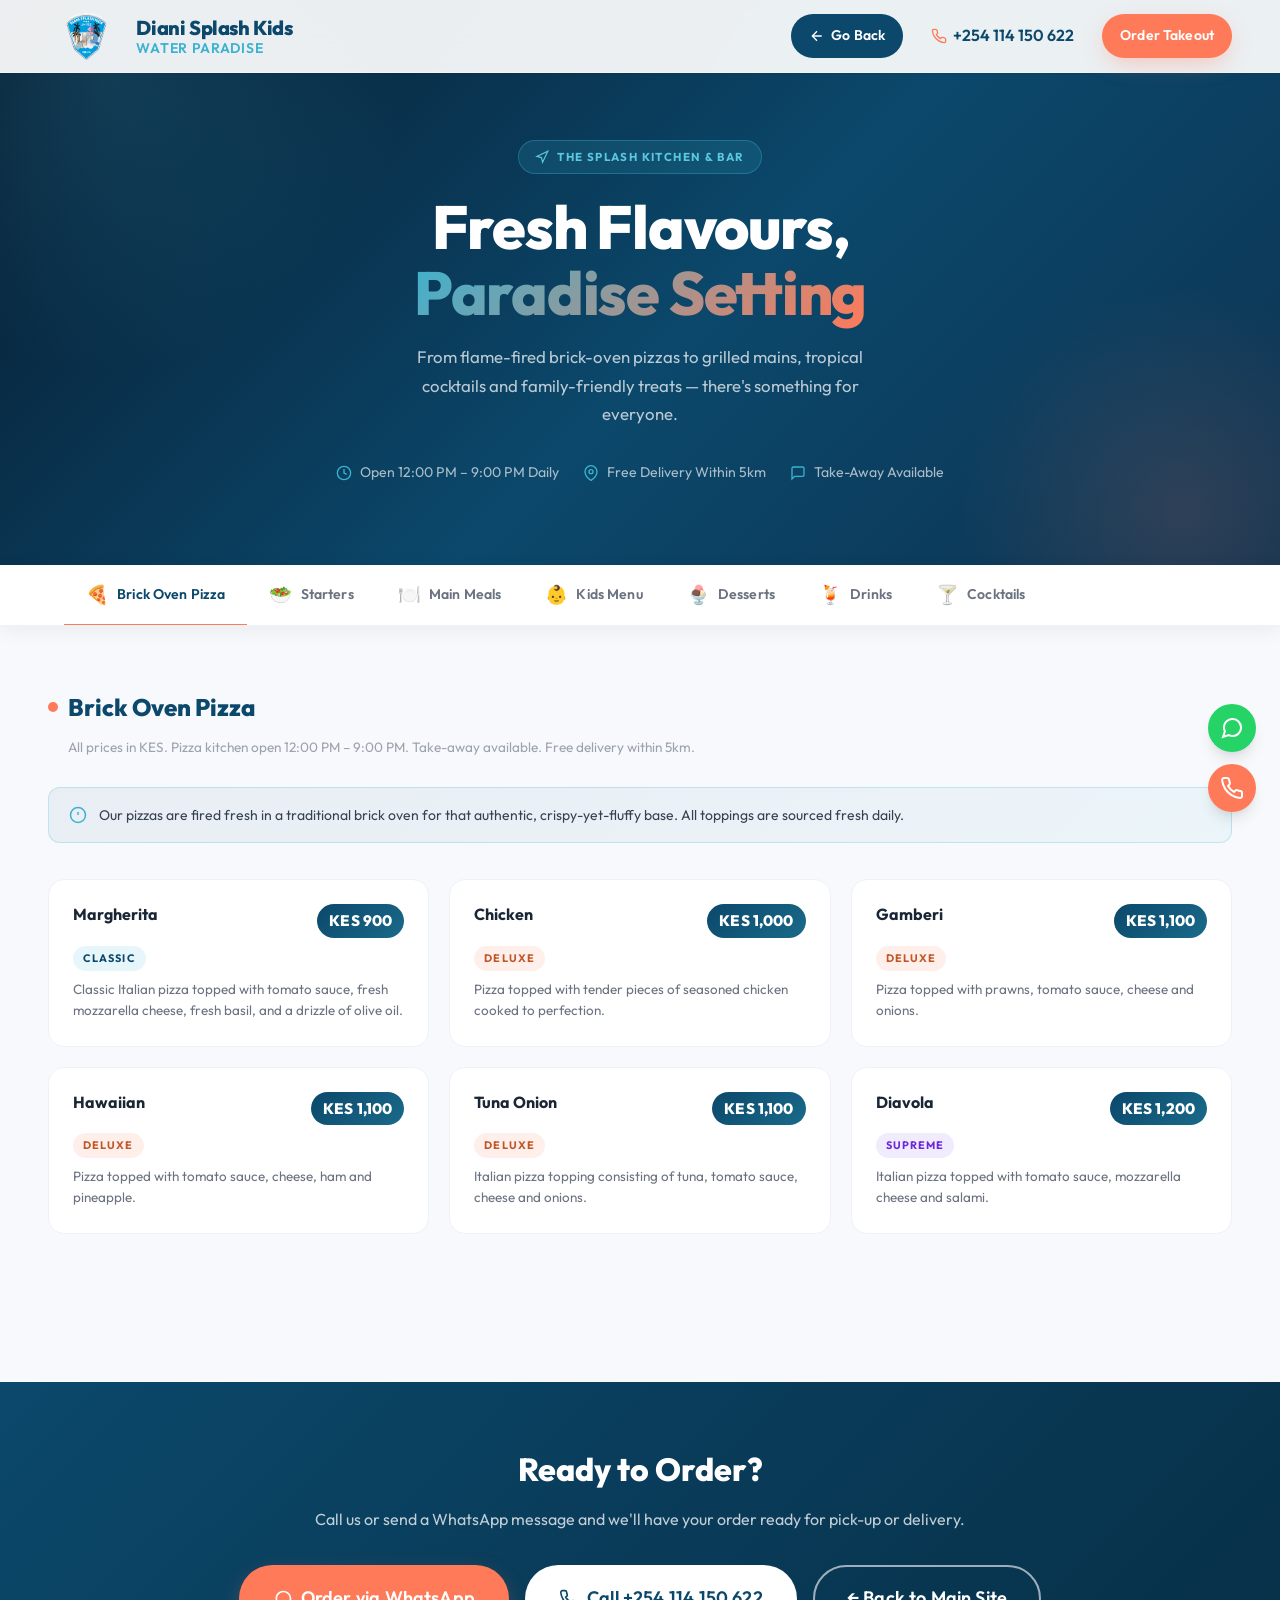
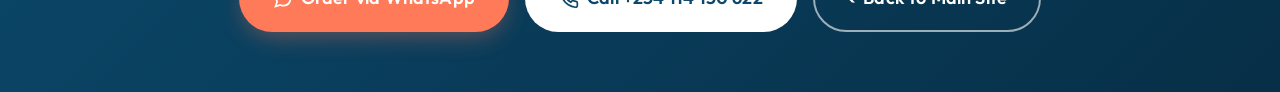
<file: menu.html>
<!DOCTYPE html>
<html lang="en">
<head>
    <meta charset="UTF-8">
    <meta name="viewport" content="width=device-width, initial-scale=1.0">
    <meta http-equiv="X-UA-Compatible" content="IE=edge">
    <title>Menu | The Splash Kitchen &amp; Bar — Diani Splash Kids</title>
    <meta name="description" content="Explore the full menu at The Splash Kitchen & Bar, Diani Splash Kids. Brick-oven pizza, grilled mains, kids meals, fresh juices, cocktails and more.">
    <link rel="preconnect" href="https://fonts.googleapis.com">
    <link rel="preconnect" href="https://fonts.gstatic.com" crossorigin>
    <link href="https://fonts.googleapis.com/css2?family=Outfit:wght@300;400;500;600;700;800&display=swap" rel="stylesheet">
    <link rel="icon" type="image/webp" href="images/logo.webp">
    <link rel="stylesheet" href="css/style.css?v=2.2">

    <style>
        /* =============================================
           MENU PAGE — PREMIUM STYLES
           ============================================= */

        /* ---- Page Hero ---- */
        .menu-hero {
            background: linear-gradient(135deg, #071a2e 0%, #0B486B 55%, #0d3352 100%);
            padding: 140px 0 80px;
            text-align: center;
            position: relative;
            overflow: hidden;
        }
        .menu-hero::before {
            content: '';
            position: absolute;
            top: -40%;
            left: -15%;
            width: 600px;
            height: 600px;
            background: radial-gradient(circle, rgba(59,178,208,.18) 0%, transparent 70%);
            border-radius: 50%;
            pointer-events: none;
        }
        .menu-hero::after {
            content: '';
            position: absolute;
            bottom: -30%;
            right: -10%;
            width: 450px;
            height: 450px;
            background: radial-gradient(circle, rgba(255,122,89,.14) 0%, transparent 70%);
            border-radius: 50%;
            pointer-events: none;
        }
        .menu-hero-inner { position: relative; z-index: 1; }
        .menu-hero-badge {
            display: inline-flex;
            align-items: center;
            gap: 8px;
            background: rgba(59,178,208,.15);
            border: 1px solid rgba(59,178,208,.35);
            color: #5CC8E0;
            font-size: .72rem;
            font-weight: 700;
            text-transform: uppercase;
            letter-spacing: .12em;
            padding: 6px 16px;
            border-radius: 100px;
            margin-bottom: 20px;
        }
        .menu-hero-title {
            font-size: clamp(2.2rem, 5vw, 3.8rem);
            font-weight: 800;
            color: #fff;
            line-height: 1.1;
            letter-spacing: -.02em;
            margin-bottom: 16px;
        }
        .menu-hero-title span {
            background: linear-gradient(135deg, #3BB2D0, #FF7A59);
            -webkit-background-clip: text;
            -webkit-text-fill-color: transparent;
            background-clip: text;
        }
        .menu-hero-sub {
            font-size: 1.05rem;
            color: rgba(255,255,255,.72);
            max-width: 500px;
            margin: 0 auto 32px;
            line-height: 1.7;
        }
        .menu-hero-info {
            display: flex;
            flex-wrap: wrap;
            gap: 24px;
            justify-content: center;
        }
        .menu-hero-info-item {
            display: flex;
            align-items: center;
            gap: 8px;
            font-size: .88rem;
            color: rgba(255,255,255,.65);
        }
        .menu-hero-info-item svg { color: #3BB2D0; flex-shrink: 0; }

        /* ---- Tab Nav ---- */
        .menu-tabs-wrapper {
            background: #fff;
            border-bottom: 2px solid #eef2f7;
            position: sticky;
            top: 72px;
            z-index: 90;
            box-shadow: 0 4px 20px rgba(0,0,0,.06);
        }
        .menu-tabs {
            display: flex;
            gap: 0;
            overflow-x: auto;
            scrollbar-width: none;
            -ms-overflow-style: none;
            max-width: 1200px;
            margin: 0 auto;
            padding: 0 24px;
        }
        .menu-tabs::-webkit-scrollbar { display: none; }

        .menu-tab {
            display: flex;
            align-items: center;
            gap: 8px;
            padding: 18px 22px;
            font-family: 'Outfit', sans-serif;
            font-size: .88rem;
            font-weight: 600;
            color: #6B7280;
            background: none;
            border: none;
            border-bottom: 3px solid transparent;
            cursor: pointer;
            white-space: nowrap;
            transition: all .22s ease;
            margin-bottom: -2px;
            letter-spacing: .01em;
        }
        .menu-tab .tab-icon { font-size: 1.15rem; }
        .menu-tab:hover { color: #0B486B; }
        .menu-tab.active {
            color: #0B486B;
            border-bottom-color: #FF7A59;
        }

        /* ---- Menu Content Area ---- */
        .menu-content {
            background: #f7f9fc;
            min-height: 60vh;
            padding: 60px 0 100px;
        }
        .menu-panel { display: none; }
        .menu-panel.active { display: block; }

        .menu-section-heading {
            font-size: 1.5rem;
            font-weight: 800;
            color: #0B486B;
            margin: 0 0 8px;
            display: flex;
            align-items: center;
            gap: 10px;
        }
        .menu-section-heading .dot {
            width: 10px; height: 10px;
            border-radius: 50%;
            background: #FF7A59;
            flex-shrink: 0;
        }
        .menu-section-note {
            font-size: .85rem;
            color: #9CA3AF;
            margin-bottom: 28px;
            padding-left: 20px;
        }

        /* ---- Menu Grid ---- */
        .menu-grid {
            display: grid;
            grid-template-columns: repeat(auto-fill, minmax(300px, 1fr));
            gap: 20px;
            margin-bottom: 48px;
        }

        /* ---- Menu Item Card ---- */
        .menu-card {
            background: #fff;
            border-radius: 16px;
            padding: 24px;
            border: 1.5px solid #eef2f7;
            transition: all .25s cubic-bezier(.16,1,.3,1);
            position: relative;
            display: flex;
            flex-direction: column;
            gap: 8px;
        }
        .menu-card:hover {
            transform: translateY(-4px);
            box-shadow: 0 16px 40px rgba(11,72,107,.12);
            border-color: rgba(59,178,208,.3);
        }
        .menu-card-top {
            display: flex;
            align-items: flex-start;
            justify-content: space-between;
            gap: 12px;
        }
        .menu-card-name {
            font-size: 1rem;
            font-weight: 700;
            color: #1a2535;
            line-height: 1.3;
            flex: 1;
        }
        .menu-card-price {
            font-size: .95rem;
            font-weight: 800;
            color: #fff;
            background: linear-gradient(135deg, #0B486B, #1a6a8a);
            padding: 4px 12px;
            border-radius: 100px;
            white-space: nowrap;
            flex-shrink: 0;
            letter-spacing: .01em;
        }
        .menu-card-tier {
            display: inline-block;
            font-size: .68rem;
            font-weight: 700;
            text-transform: uppercase;
            letter-spacing: .1em;
            padding: 3px 10px;
            border-radius: 100px;
            align-self: flex-start;
        }
        .tier-classic { background: rgba(59,178,208,.12); color: #0B486B; }
        .tier-deluxe  { background: rgba(255,122,89,.12); color: #c0572b; }
        .tier-supreme { background: rgba(139,92,246,.12);  color: #6d28d9; }

        .menu-card-desc {
            font-size: .84rem;
            color: #6B7280;
            line-height: 1.6;
        }
        .menu-card-ingredients {
            font-size: .8rem;
            color: #9CA3AF;
            line-height: 1.5;
        }
        .menu-card-ingredients strong {
            font-weight: 600;
            color: #6B7280;
        }

        /* ---- Drinks layout — two-column for lists ---- */
        .menu-drinks-grid {
            display: grid;
            grid-template-columns: repeat(auto-fill, minmax(260px, 1fr));
            gap: 16px;
            margin-bottom: 40px;
        }
        .drink-card {
            background: #fff;
            border-radius: 14px;
            padding: 18px 20px;
            border: 1.5px solid #eef2f7;
            display: flex;
            align-items: center;
            justify-content: space-between;
            gap: 12px;
            transition: all .22s ease;
        }
        .drink-card:hover {
            transform: translateY(-3px);
            box-shadow: 0 10px 28px rgba(11,72,107,.1);
            border-color: rgba(59,178,208,.3);
        }
        .drink-card-left { flex: 1; }
        .drink-card-name {
            font-size: .95rem;
            font-weight: 700;
            color: #1a2535;
        }
        .drink-card-sub {
            font-size: .78rem;
            color: #9CA3AF;
            margin-top: 3px;
            line-height: 1.4;
        }
        .drink-card-price {
            font-size: .9rem;
            font-weight: 800;
            color: #0B486B;
            white-space: nowrap;
            flex-shrink: 0;
        }

        /* Cocktail card — needs ingredients */
        .cocktail-card {
            background: #fff;
            border-radius: 16px;
            padding: 22px 24px;
            border: 1.5px solid #eef2f7;
            transition: all .25s ease;
            display: flex;
            flex-direction: column;
            gap: 8px;
        }
        .cocktail-card:hover {
            transform: translateY(-4px);
            box-shadow: 0 16px 40px rgba(11,72,107,.12);
            border-color: rgba(255,122,89,.3);
        }
        .cocktail-card-top {
            display: flex;
            align-items: flex-start;
            justify-content: space-between;
            gap: 12px;
        }
        .cocktail-card-name {
            font-size: 1rem;
            font-weight: 700;
            color: #1a2535;
        }
        .cocktail-card-price {
            font-size: .9rem;
            font-weight: 800;
            color: #fff;
            background: linear-gradient(135deg, #FF7A59, #e85d38);
            padding: 4px 12px;
            border-radius: 100px;
            white-space: nowrap;
            flex-shrink: 0;
        }
        .cocktail-card-ingredients {
            font-size: .82rem;
            color: #9CA3AF;
            line-height: 1.55;
        }

        /* Sub-section separator */
        .menu-sub-section { margin-top: 48px; }
        .menu-sub-section:first-child { margin-top: 0; }

        .sub-heading {
            display: flex;
            align-items: center;
            gap: 12px;
            margin-bottom: 20px;
        }
        .sub-heading-title {
            font-size: 1.05rem;
            font-weight: 700;
            color: #374151;
            white-space: nowrap;
        }
        .sub-heading-line {
            flex: 1;
            height: 1px;
            background: #e5e9f0;
        }

        /* ---- Note Banner ---- */
        .menu-note {
            background: linear-gradient(135deg, rgba(11,72,107,.06), rgba(59,178,208,.06));
            border: 1px solid rgba(59,178,208,.25);
            border-radius: 12px;
            padding: 16px 20px;
            display: flex;
            align-items: flex-start;
            gap: 12px;
            margin-bottom: 36px;
            font-size: .875rem;
            color: #374151;
            line-height: 1.6;
        }
        .menu-note svg { color: #3BB2D0; flex-shrink: 0; margin-top: 2px; }

        /* ---- Order CTA bar ---- */
        .menu-order-bar {
            background: linear-gradient(135deg, #0B486B 0%, #072f47 100%);
            padding: 60px 0;
            text-align: center;
        }
        .menu-order-bar h2 {
            font-size: 2rem;
            font-weight: 800;
            color: #fff;
            margin-bottom: 10px;
        }
        .menu-order-bar p {
            color: rgba(255,255,255,.75);
            margin-bottom: 32px;
            font-size: 1rem;
        }
        .menu-order-btns {
            display: flex;
            gap: 16px;
            justify-content: center;
            flex-wrap: wrap;
        }

        /* ---- Responsive ---- */
        @media (max-width: 768px) {
            .menu-hero { padding: 120px 0 56px; }
            .menu-tab { padding: 14px 16px; font-size: .8rem; }
            .menu-grid { grid-template-columns: 1fr; }
            .menu-drinks-grid { grid-template-columns: 1fr; }
        }
    </style>
</head>
<body>

    <!-- Skip to Content -->
    <a href="#main-content" class="skip-link">Skip to main content</a>

    <!-- Header -->
    <header class="site-header scrolled" id="header">
        <div class="container header-container">
            <a href="index.html" class="logo" aria-label="Diani Splash Kids Home">
                <img src="images/logo.webp" alt="Diani Splash Kids Logo" class="logo-img">
                <div class="logo-text">
                    <span class="logo-title">Diani Splash Kids</span>
                    <span class="logo-tagline">Water Paradise</span>
                </div>
            </a>
            <nav aria-label="Menu Navigation" style="display: flex; align-items: center; gap: 1rem;">
                <a href="index.html" class="btn btn-primary btn-small" style="display: flex; align-items: center; gap: 6px; padding: 0.5rem 1rem;">
                    <svg width="16" height="16" viewBox="0 0 24 24" fill="none" stroke="currentColor" stroke-width="2" aria-hidden="true"><path d="M19 12H5M12 19l-7-7 7-7"/></svg>
                    Go Back
                </a>
                <div class="desktop-only" style="display: flex; align-items: center; gap: 1rem;">
                    <a href="tel:+254114150622" class="nav-link phone-link" style="display: flex; align-items: center; gap: 6px; font-weight: 600; color: var(--ocean-deep);">
                        <svg width="16" height="16" viewBox="0 0 24 24" fill="none" stroke="currentColor" stroke-width="2" aria-hidden="true"><path d="M22 16.92v3a2 2 0 0 1-2.18 2 19.79 19.79 0 0 1-8.63-3.07 19.5 19.5 0 0 1-6-6 19.79 19.79 0 0 1-3.07-8.67A2 2 0 0 1 4.11 2h3a2 2 0 0 1 2 1.72 12.84 12.84 0 0 0 .7 2.81 2 2 0 0 1-.45 2.11L8.09 9.91a16 16 0 0 0 6 6l1.27-1.27a2 2 0 0 1 2.11-.45 12.84 12.84 0 0 0 2.81.7A2 2 0 0 1 22 16.92z"/></svg>
                        +254 114 150 622
                    </a>
                    <a href="https://wa.me/254114150622?text=Hello%20Diani%20Splash%20Kids,%20I'd%20like%20to%20order%20some%20takeaway%20food!" target="_blank" rel="noopener" class="btn btn-coral btn-small">Order Takeout</a>
                </div>
            </nav>
        </div>
    </header>

    <main id="main-content">

        <!-- Hero Banner -->
        <section class="menu-hero" aria-label="Menu page hero">
            <div class="container menu-hero-inner">
                <div class="menu-hero-badge">
                    <svg width="14" height="14" viewBox="0 0 24 24" fill="none" stroke="currentColor" stroke-width="2"><path d="M3 11l19-9-9 19-2-8-8-2z"/></svg>
                    The Splash Kitchen &amp; Bar
                </div>
                <h1 class="menu-hero-title">Fresh Flavours,<br><span>Paradise Setting</span></h1>
                <p class="menu-hero-sub">From flame-fired brick-oven pizzas to grilled mains, tropical cocktails and family-friendly treats — there's something for everyone.</p>
                <div class="menu-hero-info">
                    <span class="menu-hero-info-item">
                        <svg width="16" height="16" viewBox="0 0 24 24" fill="none" stroke="currentColor" stroke-width="2"><circle cx="12" cy="12" r="10"/><path d="M12 6v6l4 2"/></svg>
                        Open 12:00 PM – 9:00 PM Daily
                    </span>
                    <span class="menu-hero-info-item">
                        <svg width="16" height="16" viewBox="0 0 24 24" fill="none" stroke="currentColor" stroke-width="2"><path d="M21 10c0 7-9 13-9 13s-9-6-9-13a9 9 0 0 1 18 0z"/><circle cx="12" cy="10" r="3"/></svg>
                        Free Delivery Within 5km
                    </span>
                    <span class="menu-hero-info-item">
                        <svg width="16" height="16" viewBox="0 0 24 24" fill="none" stroke="currentColor" stroke-width="2"><path d="M21 15a2 2 0 0 1-2 2H7l-4 4V5a2 2 0 0 1 2-2h14a2 2 0 0 1 2 2z"/></svg>
                        Take-Away Available
                    </span>
                </div>
            </div>
        </section>

        <!-- Sticky Tab Navigation -->
        <div class="menu-tabs-wrapper" role="tablist" aria-label="Menu categories">
            <div class="menu-tabs">
                <button class="menu-tab active" data-tab="pizza" role="tab" aria-selected="true" aria-controls="panel-pizza" id="tab-pizza">
                    <span class="tab-icon">🍕</span> Brick Oven Pizza
                </button>
                <button class="menu-tab" data-tab="starters" role="tab" aria-selected="false" aria-controls="panel-starters" id="tab-starters">
                    <span class="tab-icon">🥗</span> Starters
                </button>
                <button class="menu-tab" data-tab="mains" role="tab" aria-selected="false" aria-controls="panel-mains" id="tab-mains">
                    <span class="tab-icon">🍽️</span> Main Meals
                </button>
                <button class="menu-tab" data-tab="kids" role="tab" aria-selected="false" aria-controls="panel-kids" id="tab-kids">
                    <span class="tab-icon">👶</span> Kids Menu
                </button>
                <button class="menu-tab" data-tab="desserts" role="tab" aria-selected="false" aria-controls="panel-desserts" id="tab-desserts">
                    <span class="tab-icon">🍨</span> Desserts
                </button>
                <button class="menu-tab" data-tab="drinks" role="tab" aria-selected="false" aria-controls="panel-drinks" id="tab-drinks">
                    <span class="tab-icon">🍹</span> Drinks
                </button>
                <button class="menu-tab" data-tab="cocktails" role="tab" aria-selected="false" aria-controls="panel-cocktails" id="tab-cocktails">
                    <span class="tab-icon">🍸</span> Cocktails
                </button>
            </div>
        </div>

        <!-- Menu Content -->
        <div class="menu-content">
            <div class="container">

                <!-- ===== PIZZA ===== -->
                <div class="menu-panel active" id="panel-pizza" role="tabpanel" aria-labelledby="tab-pizza">
                    <h2 class="menu-section-heading"><span class="dot"></span>Brick Oven Pizza</h2>
                    <p class="menu-section-note">All prices in KES. Pizza kitchen open 12:00 PM – 9:00 PM. Take-away available. Free delivery within 5km.</p>
                    <div class="menu-note">
                        <svg width="18" height="18" viewBox="0 0 24 24" fill="none" stroke="currentColor" stroke-width="2"><circle cx="12" cy="12" r="10"/><line x1="12" y1="8" x2="12" y2="12"/><line x1="12" y1="16" x2="12.01" y2="16"/></svg>
                        Our pizzas are fired fresh in a traditional brick oven for that authentic, crispy-yet-fluffy base. All toppings are sourced fresh daily.
                    </div>
                    <div class="menu-grid">
                        <div class="menu-card">
                            <div class="menu-card-top">
                                <span class="menu-card-name">Margherita</span>
                                <span class="menu-card-price">KES 900</span>
                            </div>
                            <span class="menu-card-tier tier-classic">Classic</span>
                            <p class="menu-card-desc">Classic Italian pizza topped with tomato sauce, fresh mozzarella cheese, fresh basil, and a drizzle of olive oil.</p>
                        </div>
                        <div class="menu-card">
                            <div class="menu-card-top">
                                <span class="menu-card-name">Chicken</span>
                                <span class="menu-card-price">KES 1,000</span>
                            </div>
                            <span class="menu-card-tier tier-deluxe">Deluxe</span>
                            <p class="menu-card-desc">Pizza topped with tender pieces of seasoned chicken cooked to perfection.</p>
                        </div>
                        <div class="menu-card">
                            <div class="menu-card-top">
                                <span class="menu-card-name">Gamberi</span>
                                <span class="menu-card-price">KES 1,100</span>
                            </div>
                            <span class="menu-card-tier tier-deluxe">Deluxe</span>
                            <p class="menu-card-desc">Pizza topped with prawns, tomato sauce, cheese and onions.</p>
                        </div>
                        <div class="menu-card">
                            <div class="menu-card-top">
                                <span class="menu-card-name">Hawaiian</span>
                                <span class="menu-card-price">KES 1,100</span>
                            </div>
                            <span class="menu-card-tier tier-deluxe">Deluxe</span>
                            <p class="menu-card-desc">Pizza topped with tomato sauce, cheese, ham and pineapple.</p>
                        </div>
                        <div class="menu-card">
                            <div class="menu-card-top">
                                <span class="menu-card-name">Tuna Onion</span>
                                <span class="menu-card-price">KES 1,100</span>
                            </div>
                            <span class="menu-card-tier tier-deluxe">Deluxe</span>
                            <p class="menu-card-desc">Italian pizza topping consisting of tuna, tomato sauce, cheese and onions.</p>
                        </div>
                        <div class="menu-card">
                            <div class="menu-card-top">
                                <span class="menu-card-name">Diavola</span>
                                <span class="menu-card-price">KES 1,200</span>
                            </div>
                            <span class="menu-card-tier tier-supreme">Supreme</span>
                            <p class="menu-card-desc">Italian pizza topped with tomato sauce, mozzarella cheese and salami.</p>
                        </div>
                    </div>
                </div>

                <!-- ===== STARTERS ===== -->
                <div class="menu-panel" id="panel-starters" role="tabpanel" aria-labelledby="tab-starters">
                    <h2 class="menu-section-heading"><span class="dot"></span>Starters</h2>
                    <p class="menu-section-note">All prices in KES.</p>

                    <div class="menu-sub-section">
                        <div class="sub-heading">
                            <span class="sub-heading-title">Snacks</span>
                            <span class="sub-heading-line"></span>
                        </div>
                        <div class="menu-drinks-grid">
                            <div class="drink-card">
                                <div class="drink-card-left">
                                    <div class="drink-card-name">Chips</div>
                                </div>
                                <span class="drink-card-price">KES 250</span>
                            </div>
                            <div class="drink-card">
                                <div class="drink-card-left">
                                    <div class="drink-card-name">Chips Masala</div>
                                </div>
                                <span class="drink-card-price">KES 300</span>
                            </div>
                            <div class="drink-card">
                                <div class="drink-card-left">
                                    <div class="drink-card-name">Sausages Beef</div>
                                    <div class="drink-card-sub">2 pieces</div>
                                </div>
                                <span class="drink-card-price">KES 250</span>
                            </div>
                            <div class="drink-card">
                                <div class="drink-card-left">
                                    <div class="drink-card-name">Beef Samosas</div>
                                    <div class="drink-card-sub">2 pieces</div>
                                </div>
                                <span class="drink-card-price">KES 250</span>
                            </div>
                            <div class="drink-card">
                                <div class="drink-card-left">
                                    <div class="drink-card-name">Pancakes</div>
                                    <div class="drink-card-sub">2 pieces — topped with honey and chocolate</div>
                                </div>
                                <span class="drink-card-price">KES 250</span>
                            </div>
                        </div>
                    </div>

                    <div class="menu-sub-section">
                        <div class="sub-heading">
                            <span class="sub-heading-title">Salads</span>
                            <span class="sub-heading-line"></span>
                        </div>
                        <div class="menu-grid">
                            <div class="menu-card">
                                <div class="menu-card-top">
                                    <span class="menu-card-name">Mummy Salad</span>
                                    <span class="menu-card-price">KES 350</span>
                                </div>
                                <p class="menu-card-ingredients"><strong>Ingredients:</strong> Lettuce, tomatoes, onions, avocado, carrots, toasted chicken, honey/mustard, salt, sugar, vinegar.</p>
                            </div>
                            <div class="menu-card">
                                <div class="menu-card-top">
                                    <span class="menu-card-name">Potato Salad</span>
                                    <span class="menu-card-price">KES 300</span>
                                </div>
                                <p class="menu-card-ingredients"><strong>Ingredients:</strong> Boiled potatoes, celery, carrots, onions, peas, mayonnaise, garlic, salt, pepper.</p>
                            </div>
                        </div>
                    </div>
                </div>

                <!-- ===== MAINS ===== -->
                <div class="menu-panel" id="panel-mains" role="tabpanel" aria-labelledby="tab-mains">
                    <h2 class="menu-section-heading"><span class="dot"></span>Main Meals</h2>
                    <p class="menu-section-note">All prices in KES.</p>
                    <div class="menu-note">
                        <svg width="18" height="18" viewBox="0 0 24 24" fill="none" stroke="currentColor" stroke-width="2"><circle cx="12" cy="12" r="10"/><line x1="12" y1="8" x2="12" y2="12"/><line x1="12" y1="16" x2="12.01" y2="16"/></svg>
                        All main meals are served with your choice of: Vegetable rice / White rice / Chips / Mashed potatoes / Ugali / Roast potatoes / Chapati, and kachumbari.
                    </div>

                    <div class="menu-sub-section">
                        <div class="sub-heading">
                            <span class="sub-heading-title">🥩 Beef &amp; Pasta</span>
                            <span class="sub-heading-line"></span>
                        </div>
                        <div class="menu-grid">
                            <div class="menu-card">
                                <div class="menu-card-top">
                                    <span class="menu-card-name">Spaghetti Bolognese</span>
                                    <span class="menu-card-price">KES 800</span>
                                </div>
                                <p class="menu-card-desc">Spaghetti, minced meat, tomatoes, garlic, herbs and spices.</p>
                            </div>
                            <div class="menu-card">
                                <div class="menu-card-top">
                                    <span class="menu-card-name">Beef Steak Fingers</span>
                                    <span class="menu-card-price">KES 1,000</span>
                                </div>
                                <p class="menu-card-desc">Deep fried stripped beef coated with bread crumbs, herbs and spices.</p>
                            </div>
                            <div class="menu-card">
                                <div class="menu-card-top">
                                    <span class="menu-card-name">Stir Fry Beef / Filet</span>
                                    <span class="menu-card-price">KES 1,000</span>
                                </div>
                                <p class="menu-card-desc">Pan fried beef infused with herbs and a few spices.</p>
                            </div>
                            <div class="menu-card">
                                <div class="menu-card-top">
                                    <span class="menu-card-name">Beef Schnitzel / Filet</span>
                                    <span class="menu-card-price">KES 1,000</span>
                                </div>
                                <p class="menu-card-desc">Deep fried beef steak coated with breadcrumbs.</p>
                            </div>
                            <div class="menu-card">
                                <div class="menu-card-top">
                                    <span class="menu-card-name">Beef Stew / Filet</span>
                                    <span class="menu-card-price">KES 800</span>
                                </div>
                                <p class="menu-card-desc">Seasoned stewed beef cooked with vegetables like potatoes, carrots and peas (vegetables optional).</p>
                            </div>
                        </div>
                    </div>

                    <div class="menu-sub-section">
                        <div class="sub-heading">
                            <span class="sub-heading-title">🍗 Chicken</span>
                            <span class="sub-heading-line"></span>
                        </div>
                        <div class="menu-grid">
                            <div class="menu-card">
                                <div class="menu-card-top">
                                    <span class="menu-card-name">Chicken Steak Fingers</span>
                                    <span class="menu-card-price">KES 700</span>
                                </div>
                                <p class="menu-card-desc">Deep fried seasoned stripped chicken coated with breadcrumbs.</p>
                            </div>
                            <div class="menu-card">
                                <div class="menu-card-top">
                                    <span class="menu-card-name">Chips and Chicken</span>
                                    <span class="menu-card-price">KES 800</span>
                                </div>
                                <p class="menu-card-desc">Deep fried seasoned chicken with a side of chips.</p>
                            </div>
                            <div class="menu-card">
                                <div class="menu-card-top">
                                    <span class="menu-card-name">Stir Fry Chicken / Breast</span>
                                    <span class="menu-card-price">KES 800</span>
                                </div>
                                <p class="menu-card-desc">Pan fried chicken infused with herbs and a few spices.</p>
                            </div>
                            <div class="menu-card">
                                <div class="menu-card-top">
                                    <span class="menu-card-name">Kuku Choma / Grilled Chicken</span>
                                    <span class="menu-card-price">KES 1,200</span>
                                </div>
                                <p class="menu-card-desc">½ roasted chicken and chips.</p>
                            </div>
                            <div class="menu-card">
                                <div class="menu-card-top">
                                    <span class="menu-card-name">Kuku wa Kupaka</span>
                                    <span class="menu-card-price">KES 800</span>
                                </div>
                                <p class="menu-card-desc">Marinated in spices served with coconut sauce.</p>
                            </div>
                            <div class="menu-card">
                                <div class="menu-card-top">
                                    <span class="menu-card-name">Ingoho / Chicken (Wet)</span>
                                    <span class="menu-card-price">KES 800</span>
                                </div>
                                <p class="menu-card-desc">Fried chicken pieces braised with onions, tomatoes and spices.</p>
                            </div>
                        </div>
                    </div>

                    <div class="menu-sub-section">
                        <div class="sub-heading">
                            <span class="sub-heading-title">🐟 Fish</span>
                            <span class="sub-heading-line"></span>
                        </div>
                        <div class="menu-grid">
                            <div class="menu-card">
                                <div class="menu-card-top">
                                    <span class="menu-card-name">Fish Fingers</span>
                                    <span class="menu-card-price">KES 800</span>
                                </div>
                                <p class="menu-card-desc">Deep fried seasoned fish fingers coated with breadcrumbs.</p>
                            </div>
                            <div class="menu-card">
                                <div class="menu-card-top">
                                    <span class="menu-card-name">Pan Fried Fish Fillet</span>
                                    <span class="menu-card-price">KES 1,000</span>
                                </div>
                                <p class="menu-card-desc">Pan fried fish fillet cooked with herbs and a few spices.</p>
                            </div>
                            <div class="menu-card">
                                <div class="menu-card-top">
                                    <span class="menu-card-name">Coconut Fish Fillet</span>
                                    <span class="menu-card-price">KES 1,000</span>
                                </div>
                                <p class="menu-card-desc">Seasoned pan fried fish fillet cooked with coconut sauce.</p>
                            </div>
                        </div>
                    </div>
                </div>

                <!-- ===== KIDS ===== -->
                <div class="menu-panel" id="panel-kids" role="tabpanel" aria-labelledby="tab-kids">
                    <h2 class="menu-section-heading"><span class="dot"></span>Kids Menu</h2>
                    <p class="menu-section-note">All prices in KES. Designed for our little guests.</p>
                    <div class="menu-grid">
                        <div class="menu-card">
                            <div class="menu-card-top">
                                <span class="menu-card-name">Mini Burger</span>
                                <span class="menu-card-price">KES 600</span>
                            </div>
                            <p class="menu-card-desc">Served with a small portion of chips.</p>
                        </div>
                        <div class="menu-card">
                            <div class="menu-card-top">
                                <span class="menu-card-name">Cheese Sandwich</span>
                                <span class="menu-card-price">KES 600</span>
                            </div>
                            <p class="menu-card-desc">Grilled slices of bread with cheese and butter.</p>
                        </div>
                        <div class="menu-card">
                            <div class="menu-card-top">
                                <span class="menu-card-name">Toast Mayai</span>
                                <span class="menu-card-price">KES 250</span>
                            </div>
                            <p class="menu-card-desc">Pan fried bread coated with eggs. 3 slices.</p>
                        </div>
                        <div class="menu-card">
                            <div class="menu-card-top">
                                <span class="menu-card-name">Chips Mayai</span>
                                <span class="menu-card-price">KES 600</span>
                            </div>
                            <p class="menu-card-desc">Chips coated in 2 eggs served with kachumbari.</p>
                        </div>
                        <div class="menu-card">
                            <div class="menu-card-top">
                                <span class="menu-card-name">Splash Kids Sandwich</span>
                                <span class="menu-card-price">KES 600</span>
                            </div>
                            <p class="menu-card-desc">Bread crust filled with eggs and sliced hotdogs. 2 pieces.</p>
                        </div>
                        <div class="menu-card">
                            <div class="menu-card-top">
                                <span class="menu-card-name">Sausage Choma</span>
                                <span class="menu-card-price">KES 300</span>
                            </div>
                            <p class="menu-card-desc">Grilled sausages. 2 pieces.</p>
                        </div>
                    </div>
                </div>

                <!-- ===== DESSERTS ===== -->
                <div class="menu-panel" id="panel-desserts" role="tabpanel" aria-labelledby="tab-desserts">
                    <h2 class="menu-section-heading"><span class="dot"></span>Desserts &amp; Treats</h2>
                    <p class="menu-section-note">All prices in KES. The perfect sweet ending — or anytime treat!</p>
                    <div class="menu-drinks-grid">
                        <div class="drink-card">
                            <div class="drink-card-left">
                                <div class="drink-card-name">Ice Cream (2 Scoops)</div>
                                <div class="drink-card-sub">Vanilla, strawberry, or chocolate</div>
                            </div>
                            <span class="drink-card-price">KES 250</span>
                        </div>
                        <div class="drink-card">
                            <div class="drink-card-left">
                                <div class="drink-card-name">Banana Split</div>
                            </div>
                            <span class="drink-card-price">KES 300</span>
                        </div>
                        <div class="drink-card">
                            <div class="drink-card-left">
                                <div class="drink-card-name">Banana Fritter</div>
                            </div>
                            <span class="drink-card-price">KES 300</span>
                        </div>
                        <div class="drink-card">
                            <div class="drink-card-left">
                                <div class="drink-card-name">Fruit Salad</div>
                            </div>
                            <span class="drink-card-price">KES 300</span>
                        </div>
                        <div class="drink-card">
                            <div class="drink-card-left">
                                <div class="drink-card-name">Cotton Candy</div>
                            </div>
                            <span class="drink-card-price">KES 100</span>
                        </div>
                        <div class="drink-card">
                            <div class="drink-card-left">
                                <div class="drink-card-name">Popcorn</div>
                            </div>
                            <span class="drink-card-price">KES 50</span>
                        </div>
                    </div>
                </div>

                <!-- ===== DRINKS ===== -->
                <div class="menu-panel" id="panel-drinks" role="tabpanel" aria-labelledby="tab-drinks">
                    <h2 class="menu-section-heading"><span class="dot"></span>Drinks</h2>
                    <p class="menu-section-note">All prices in KES.</p>

                    <div class="menu-sub-section">
                        <div class="sub-heading">
                            <span class="sub-heading-title">🧃 Cold Drinks &amp; Shakes</span>
                            <span class="sub-heading-line"></span>
                        </div>
                        <div class="menu-drinks-grid">
                            <div class="drink-card">
                                <div class="drink-card-left">
                                    <div class="drink-card-name">Soda</div>
                                    <div class="drink-card-sub">Fanta, Sprite, Coke, Bitter Lemon, Stoney, Soda Water, Tonic</div>
                                </div>
                                <span class="drink-card-price">KES 100</span>
                            </div>
                            <div class="drink-card">
                                <div class="drink-card-left">
                                    <div class="drink-card-name">Fresh Juice</div>
                                    <div class="drink-card-sub">Mango, Passion, Orange, Cocktail</div>
                                </div>
                                <span class="drink-card-price">KES 200</span>
                            </div>
                            <div class="drink-card">
                                <div class="drink-card-left">
                                    <div class="drink-card-name">Milkshake</div>
                                    <div class="drink-card-sub">Oreo or Vanilla</div>
                                </div>
                                <span class="drink-card-price">KES 300</span>
                            </div>
                            <div class="drink-card">
                                <div class="drink-card-left">
                                    <div class="drink-card-name">Water — ½ Litre</div>
                                </div>
                                <span class="drink-card-price">KES 100</span>
                            </div>
                            <div class="drink-card">
                                <div class="drink-card-left">
                                    <div class="drink-card-name">Water — 1 Litre</div>
                                </div>
                                <span class="drink-card-price">KES 200</span>
                            </div>
                            <div class="drink-card">
                                <div class="drink-card-left">
                                    <div class="drink-card-name">Sparkling Water — ½ Litre</div>
                                </div>
                                <span class="drink-card-price">KES 150</span>
                            </div>
                            <div class="drink-card">
                                <div class="drink-card-left">
                                    <div class="drink-card-name">Sparkling Water — 1 Litre</div>
                                </div>
                                <span class="drink-card-price">KES 300</span>
                            </div>
                        </div>
                    </div>

                    <div class="menu-sub-section">
                        <div class="sub-heading">
                            <span class="sub-heading-title">☕ Hot Drinks</span>
                            <span class="sub-heading-line"></span>
                        </div>
                        <div class="menu-drinks-grid">
                            <div class="drink-card">
                                <div class="drink-card-left"><div class="drink-card-name">Milk</div></div>
                                <span class="drink-card-price">KES 200</span>
                            </div>
                            <div class="drink-card">
                                <div class="drink-card-left"><div class="drink-card-name">Tea</div></div>
                                <span class="drink-card-price">KES 200</span>
                            </div>
                            <div class="drink-card">
                                <div class="drink-card-left"><div class="drink-card-name">Coffee</div></div>
                                <span class="drink-card-price">KES 200</span>
                            </div>
                            <div class="drink-card">
                                <div class="drink-card-left"><div class="drink-card-name">Hot Chocolate</div></div>
                                <span class="drink-card-price">KES 200</span>
                            </div>
                            <div class="drink-card">
                                <div class="drink-card-left"><div class="drink-card-name">Espresso</div></div>
                                <span class="drink-card-price">KES 200</span>
                            </div>
                            <div class="drink-card">
                                <div class="drink-card-left"><div class="drink-card-name">Iced Tea</div></div>
                                <span class="drink-card-price">KES 300</span>
                            </div>
                            <div class="drink-card">
                                <div class="drink-card-left"><div class="drink-card-name">Iced Coffee</div></div>
                                <span class="drink-card-price">KES 300</span>
                            </div>
                        </div>
                    </div>

                    <div class="menu-sub-section">
                        <div class="sub-heading">
                            <span class="sub-heading-title">🍺 Beers</span>
                            <span class="sub-heading-line"></span>
                        </div>
                        <div class="menu-drinks-grid">
                            <div class="drink-card">
                                <div class="drink-card-left">
                                    <div class="drink-card-name">Standard Beers</div>
                                    <div class="drink-card-sub">Tusker Lager, Tusker Lite, Tusker Malt, Tusker Cider, Balozi, White Cap, Snapp</div>
                                </div>
                                <span class="drink-card-price">KES 350</span>
                            </div>
                            <div class="drink-card">
                                <div class="drink-card-left"><div class="drink-card-name">Heineken</div></div>
                                <span class="drink-card-price">KES 400</span>
                            </div>
                            <div class="drink-card">
                                <div class="drink-card-left"><div class="drink-card-name">Savannah</div></div>
                                <span class="drink-card-price">KES 400</span>
                            </div>
                            <div class="drink-card">
                                <div class="drink-card-left"><div class="drink-card-name">Guarana</div></div>
                                <span class="drink-card-price">KES 400</span>
                            </div>
                            <div class="drink-card">
                                <div class="drink-card-left"><div class="drink-card-name">Guinness</div></div>
                                <span class="drink-card-price">KES 400</span>
                            </div>
                            <div class="drink-card">
                                <div class="drink-card-left">
                                    <div class="drink-card-name">Draft Beer</div>
                                    <div class="drink-card-sub">350ml</div>
                                </div>
                                <span class="drink-card-price">KES 300</span>
                            </div>
                            <div class="drink-card">
                                <div class="drink-card-left">
                                    <div class="drink-card-name">Draft Beer</div>
                                    <div class="drink-card-sub">500ml</div>
                                </div>
                                <span class="drink-card-price">KES 400</span>
                            </div>
                        </div>
                    </div>
                </div>

                <!-- ===== COCKTAILS ===== -->
                <div class="menu-panel" id="panel-cocktails" role="tabpanel" aria-labelledby="tab-cocktails">
                    <h2 class="menu-section-heading"><span class="dot"></span>Cocktails &amp; Mocktails</h2>
                    <p class="menu-section-note">All prices in KES. Crafted with care by our bar team.</p>

                    <div class="menu-sub-section">
                        <div class="sub-heading">
                            <span class="sub-heading-title">🍸 Alcoholic Cocktails</span>
                            <span class="sub-heading-line"></span>
                        </div>
                        <div class="menu-grid">
                            <div class="cocktail-card">
                                <div class="cocktail-card-top">
                                    <span class="cocktail-card-name">Long Island</span>
                                    <span class="cocktail-card-price">KES 1,000</span>
                                </div>
                                <p class="cocktail-card-ingredients">Coke, Whisky, Dark Rum, White Rum, Vodka, Ice Cubes</p>
                            </div>
                            <div class="cocktail-card">
                                <div class="cocktail-card-top">
                                    <span class="cocktail-card-name">Piña Colada</span>
                                    <span class="cocktail-card-price">KES 700</span>
                                </div>
                                <p class="cocktail-card-ingredients">Millac Cream, Coconut Milk, Pineapple Juice, Sprite, White Rum</p>
                            </div>
                            <div class="cocktail-card">
                                <div class="cocktail-card-top">
                                    <span class="cocktail-card-name">Cuba Libre</span>
                                    <span class="cocktail-card-price">KES 650</span>
                                </div>
                                <p class="cocktail-card-ingredients">Dark Rum, Coke, Ice Cubes</p>
                            </div>
                            <div class="cocktail-card">
                                <div class="cocktail-card-top">
                                    <span class="cocktail-card-name">Mojito</span>
                                    <span class="cocktail-card-price">KES 650</span>
                                </div>
                                <p class="cocktail-card-ingredients">White Rum, Soda Water, Lime Juice, Mint Leaves</p>
                            </div>
                            <div class="cocktail-card">
                                <div class="cocktail-card-top">
                                    <span class="cocktail-card-name">Tequila Sunrise</span>
                                    <span class="cocktail-card-price">KES 650</span>
                                </div>
                                <p class="cocktail-card-ingredients">Orange Juice, Grenadine Syrup, Tequila</p>
                            </div>
                            <div class="cocktail-card">
                                <div class="cocktail-card-top">
                                    <span class="cocktail-card-name">Splash Kids Cocktail</span>
                                    <span class="cocktail-card-price">KES 650</span>
                                </div>
                                <p class="cocktail-card-ingredients">Ask your waiter for today's special creation 🍹</p>
                            </div>
                        </div>
                    </div>

                    <div class="menu-sub-section">
                        <div class="sub-heading">
                            <span class="sub-heading-title">🥤 Mocktails (Alcohol-Free)</span>
                            <span class="sub-heading-line"></span>
                        </div>
                        <div class="menu-grid">
                            <div class="cocktail-card">
                                <div class="cocktail-card-top">
                                    <span class="cocktail-card-name">Tropical</span>
                                    <span class="cocktail-card-price" style="background: linear-gradient(135deg, #10B981, #059669);">KES 400</span>
                                </div>
                                <p class="cocktail-card-ingredients">Orange Juice, Pineapple Juice, Lemon Juice, Strawberry Syrup</p>
                            </div>
                            <div class="cocktail-card">
                                <div class="cocktail-card-top">
                                    <span class="cocktail-card-name">Virgin Piña Colada</span>
                                    <span class="cocktail-card-price" style="background: linear-gradient(135deg, #10B981, #059669);">KES 400</span>
                                </div>
                                <p class="cocktail-card-ingredients">Pineapple Juice, Coconut Milk, Sprite, Millac Cream</p>
                            </div>
                            <div class="cocktail-card">
                                <div class="cocktail-card-top">
                                    <span class="cocktail-card-name">Diani Splash Kids</span>
                                    <span class="cocktail-card-price" style="background: linear-gradient(135deg, #10B981, #059669);">KES 400</span>
                                </div>
                                <p class="cocktail-card-ingredients">Orange Juice, Passion Juice, Grenadine Syrup</p>
                            </div>
                        </div>
                    </div>
                </div>

            </div><!-- /container -->
        </div><!-- /menu-content -->

        <!-- Order CTA Bar -->
        <div class="menu-order-bar">
            <div class="container">
                <h2>Ready to Order?</h2>
                <p>Call us or send a WhatsApp message and we'll have your order ready for pick-up or delivery.</p>
                <div class="menu-order-btns">
                    <a href="https://wa.me/254114150622?text=Hello%20Diani%20Splash%20Kids,%20I'd%20like%20to%20order%20some%20takeaway%20food!" target="_blank" rel="noopener noreferrer" class="btn btn-coral btn-large">
                        <svg width="20" height="20" viewBox="0 0 24 24" fill="none" stroke="currentColor" stroke-width="2" aria-hidden="true"><path d="M21 11.5a8.38 8.38 0 0 1-.9 3.8 8.5 8.5 0 0 1-7.6 4.7 8.38 8.38 0 0 1-3.8-.9L3 21l1.9-5.7a8.38 8.38 0 0 1-.9-3.8 8.5 8.5 0 0 1 4.7-7.6 8.38 8.38 0 0 1 3.8-.9h.5a8.48 8.48 0 0 1 8 8v.5z"/></svg>
                        Order via WhatsApp
                    </a>
                    <a href="tel:+254114150622" class="btn btn-light btn-large">
                        <svg width="20" height="20" viewBox="0 0 24 24" fill="none" stroke="currentColor" stroke-width="2" aria-hidden="true"><path d="M22 16.92v3a2 2 0 0 1-2.18 2 19.79 19.79 0 0 1-8.63-3.07 19.5 19.5 0 0 1-6-6 19.79 19.79 0 0 1-3.07-8.67A2 2 0 0 1 4.11 2h3a2 2 0 0 1 2 1.72 12.84 12.84 0 0 0 .7 2.81 2 2 0 0 1-.45 2.11L8.09 9.91a16 16 0 0 0 6 6l1.27-1.27a2 2 0 0 1 2.11-.45 12.84 12.84 0 0 0 2.81.7A2 2 0 0 1 22 16.92z"/></svg>
                        Call +254 114 150 622
                    </a>
                    <a href="index.html" class="btn btn-outline-light btn-large">
                        ← Back to Main Site
                    </a>
                </div>
            </div>
        </div>

    </main>

    <!-- Floating Action Buttons -->
    <div class="floating-actions" role="region" aria-label="Quick contact buttons">
        <a href="https://wa.me/254114150622" class="floating-btn floating-whatsapp" target="_blank" rel="noopener noreferrer" aria-label="Contact via WhatsApp">
            <svg width="24" height="24" viewBox="0 0 24 24" fill="none" stroke="currentColor" stroke-width="2" aria-hidden="true"><path d="M21 11.5a8.38 8.38 0 0 1-.9 3.8 8.5 8.5 0 0 1-7.6 4.7 8.38 8.38 0 0 1-3.8-.9L3 21l1.9-5.7a8.38 8.38 0 0 1-.9-3.8 8.5 8.5 0 0 1 4.7-7.6 8.38 8.38 0 0 1 3.8-.9h.5a8.48 8.48 0 0 1 8 8v.5z"/></svg>
        </a>
        <a href="tel:+254114150622" class="floating-btn floating-phone" aria-label="Call Us Now">
            <svg width="24" height="24" viewBox="0 0 24 24" fill="none" stroke="currentColor" stroke-width="2" aria-hidden="true"><path d="M22 16.92v3a2 2 0 0 1-2.18 2 19.79 19.79 0 0 1-8.63-3.07 19.5 19.5 0 0 1-6-6 19.79 19.79 0 0 1-3.07-8.67A2 2 0 0 1 4.11 2h3a2 2 0 0 1 2 1.72 12.84 12.84 0 0 0 .7 2.81 2 2 0 0 1-.45 2.11L8.09 9.91a16 16 0 0 0 6 6l1.27-1.27a2 2 0 0 1 2.11-.45 12.84 12.84 0 0 0 2.81.7A2 2 0 0 1 22 16.92z"/></svg>
        </a>
    </div>

    <!-- Scroll to Top -->
    <button class="scroll-top" id="scrollTop" aria-label="Scroll to top" title="Scroll to top">
        <svg width="20" height="20" viewBox="0 0 24 24" fill="none" stroke="currentColor" stroke-width="2.5" aria-hidden="true"><path d="M18 15l-6-6-6 6"/></svg>
    </button>

    <script>
        // ---- Tab switching ----
        const tabs = document.querySelectorAll('.menu-tab');
        const panels = document.querySelectorAll('.menu-panel');

        tabs.forEach(tab => {
            tab.addEventListener('click', () => {
                const target = tab.dataset.tab;

                tabs.forEach(t => { t.classList.remove('active'); t.setAttribute('aria-selected','false'); });
                panels.forEach(p => p.classList.remove('active'));

                tab.classList.add('active');
                tab.setAttribute('aria-selected','true');
                document.getElementById('panel-' + target).classList.add('active');

                // Scroll the tab into view on mobile
                tab.scrollIntoView({ behavior: 'smooth', block: 'nearest', inline: 'center' });
            });
        });

        // ---- Mobile menu toggle ----
        const toggle = document.getElementById('menuToggle');
        const navList = document.getElementById('navList');
        if (toggle && navList) {
            toggle.addEventListener('click', () => {
                const open = navList.classList.toggle('active');
                toggle.classList.toggle('active', open);
                toggle.setAttribute('aria-expanded', String(open));
            });
        }

        // ---- Scroll to top ----
        const scrollBtn = document.getElementById('scrollTop');
        window.addEventListener('scroll', () => {
            if (scrollBtn) scrollBtn.classList.toggle('visible', window.scrollY > 400);
        });
        if (scrollBtn) scrollBtn.addEventListener('click', () => window.scrollTo({ top: 0, behavior: 'smooth' }));
    </script>

</body>
</html>
</file>
<file: css/style.css>
/* ========================================
   DIANI SPLASH KIDS - PREMIUM STYLES
   Mobile-First | Conversion-Optimized
   ======================================== */

/* ---- CSS Custom Properties (Design Tokens) ---- */
:root {
    /* Colors */
    --ocean-deep: #0B486B;
    --ocean-deep-hover: #093857;
    --splash-cyan: #3BB2D0;
    --splash-cyan-light: #5CC8E0;
    --coral-energy: #FF7A59;
    --coral-energy-hover: #E86848;
    --sand-light: #FFF9F2;
    --white: #FFFFFF;
    --charcoal: #2D2D2D;
    --charcoal-light: #4A4A4A;
    --gray: #6B7280;
    --gray-light: #9CA3AF;
    --border: #E5E7EB;
    --border-light: #F3F4F6;
    --success: #10B981;
    
    /* Typography */
    --font-primary: 'Outfit', -apple-system, BlinkMacSystemFont, sans-serif;
    --text-xs: clamp(0.75rem, 0.7rem + 0.25vw, 0.875rem);
    --text-sm: clamp(0.875rem, 0.8rem + 0.35vw, 1rem);
    --text-base: clamp(1rem, 0.9rem + 0.5vw, 1.125rem);
    --text-lg: clamp(1.125rem, 1rem + 0.6vw, 1.25rem);
    --text-xl: clamp(1.25rem, 1.1rem + 0.75vw, 1.5rem);
    --text-2xl: clamp(1.5rem, 1.2rem + 1.5vw, 2rem);
    --text-3xl: clamp(1.875rem, 1.5rem + 1.875vw, 2.5rem);
    --text-4xl: clamp(2.25rem, 1.75rem + 2.5vw, 3.5rem);
    --text-5xl: clamp(2.75rem, 2rem + 3.75vw, 4.5rem);
    
    /* Spacing */
    --space-1: 0.25rem;
    --space-2: 0.5rem;
    --space-3: 0.75rem;
    --space-4: 1rem;
    --space-5: 1.25rem;
    --space-6: 1.5rem;
    --space-8: 2rem;
    --space-10: 2.5rem;
    --space-12: 3rem;
    --space-16: 4rem;
    --space-20: 5rem;
    --space-24: 6rem;
    --space-32: 8rem;
    
    /* Layout */
    --container-max: 1280px;
    --container-padding: clamp(1.25rem, 4vw, 3rem);
    --radius-sm: 8px;
    --radius-md: 12px;
    --radius-lg: 16px;
    --radius-xl: 24px;
    --radius-full: 9999px;
    
    /* Shadows */
    --shadow-sm: 0 1px 2px 0 rgba(0, 0, 0, 0.05);
    --shadow-md: 0 4px 6px -1px rgba(0, 0, 0, 0.08), 0 2px 4px -1px rgba(0, 0, 0, 0.04);
    --shadow-lg: 0 10px 15px -3px rgba(0, 0, 0, 0.1), 0 4px 6px -2px rgba(0, 0, 0, 0.05);
    --shadow-xl: 0 20px 25px -5px rgba(0, 0, 0, 0.1), 0 10px 10px -5px rgba(0, 0, 0, 0.04);
    --shadow-coral: 0 8px 25px -5px rgba(255, 122, 89, 0.4);
    
    /* Transitions */
    --transition-fast: 150ms cubic-bezier(0.4, 0, 0.2, 1);
    --transition-base: 250ms cubic-bezier(0.4, 0, 0.2, 1);
    --transition-slow: 400ms cubic-bezier(0.4, 0, 0.2, 1);
    --transition-spring: 500ms cubic-bezier(0.34, 1.56, 0.64, 1);
    
    /* Z-Index */
    --z-base: 1;
    --z-above: 10;
    --z-header: 100;
    --z-sticky: 200;
    --z-overlay: 300;
    --z-modal: 400;
}

/* ---- Reset & Base ---- */
*, *::before, *::after {
    margin: 0;
    padding: 0;
    box-sizing: border-box;
}

[hidden] {
    display: none !important;
}

html {
    scroll-behavior: smooth;
    -webkit-text-size-adjust: 100%;
    -webkit-font-smoothing: antialiased;
    -moz-osx-font-smoothing: grayscale;
}

body {
    font-family: var(--font-primary);
    font-size: var(--text-base);
    line-height: 1.7;
    color: var(--charcoal);
    background: var(--white);
    overflow-x: hidden;
}

img {
    max-width: 100%;
    height: auto;
    display: block;
}

a {
    color: inherit;
    text-decoration: none;
}

button {
    font-family: inherit;
    cursor: pointer;
    border: none;
    background: none;
}

ul, ol {
    list-style: none;
}

address {
    font-style: normal;
}

/* Skip Link (Accessibility) */
.skip-link {
    position: absolute;
    top: -100%;
    left: 50%;
    transform: translateX(-50%);
    background: var(--ocean-deep);
    color: var(--white);
    padding: var(--space-3) var(--space-6);
    border-radius: var(--radius-md);
    font-weight: 600;
    z-index: var(--z-modal);
    transition: top var(--transition-base);
}

.skip-link:focus {
    top: var(--space-4);
}

/* ---- Utility Classes ---- */
.container {
    max-width: var(--container-max);
    margin: 0 auto;
    padding: 0 var(--container-padding);
    width: 100%;
}

.hidden {
    display: none !important;
}

/* ---- Buttons ---- */
.btn {
    display: inline-flex;
    align-items: center;
    justify-content: center;
    gap: var(--space-2);
    font-family: var(--font-primary);
    font-weight: 600;
    text-align: center;
    border-radius: var(--radius-full);
    transition: all var(--transition-base);
    cursor: pointer;
    white-space: nowrap;
    min-height: 48px;
    padding: var(--space-3) var(--space-6);
    font-size: var(--text-sm);
    letter-spacing: 0.01em;
    border: 2px solid transparent;
}

.btn svg {
    flex-shrink: 0;
}

.btn-primary {
    background: var(--ocean-deep);
    color: var(--white);
}

.btn-primary:hover {
    background: var(--ocean-deep-hover);
    transform: translateY(-2px);
    box-shadow: var(--shadow-md);
}

.btn-coral {
    background: var(--coral-energy);
    color: var(--white);
    box-shadow: var(--shadow-coral);
}

.btn-coral:hover {
    background: var(--coral-energy-hover);
    transform: translateY(-2px);
    box-shadow: 0 12px 30px -5px rgba(255, 122, 89, 0.5);
}

.btn-outline {
    background: transparent;
    color: var(--white);
    border-color: rgba(255, 255, 255, 0.5);
}

.btn-outline:hover {
    background: rgba(255, 255, 255, 0.1);
    border-color: var(--white);
    transform: translateY(-2px);
}

.btn-outline-dark {
    background: transparent;
    color: var(--ocean-deep);
    border-color: var(--ocean-deep);
}

.btn-outline-dark:hover {
    background: var(--ocean-deep);
    color: var(--white);
    transform: translateY(-2px);
}

.btn-light {
    background: var(--white);
    color: var(--ocean-deep);
}

.btn-light:hover {
    background: var(--sand-light);
    transform: translateY(-2px);
    box-shadow: var(--shadow-lg);
}

.btn-outline-light {
    background: transparent;
    color: var(--white);
    border-color: rgba(255, 255, 255, 0.6);
}

.btn-outline-light:hover {
    background: rgba(255, 255, 255, 0.15);
    border-color: var(--white);
}

.btn-small {
    padding: var(--space-2) var(--space-4);
    font-size: var(--text-xs);
    min-height: 36px;
}

.btn-large {
    padding: var(--space-4) var(--space-8);
    font-size: var(--text-base);
    min-height: 56px;
}

.btn-xlarge {
    padding: var(--space-4) var(--space-10);
    font-size: var(--text-lg);
    min-height: 64px;
}

.btn-full {
    width: 100%;
}

/* ---- Section Labels & Headers ---- */
.section-label {
    display: inline-block;
    font-size: var(--text-xs);
    font-weight: 700;
    text-transform: uppercase;
    letter-spacing: 0.15em;
    color: var(--splash-cyan);
    margin-bottom: var(--space-3);
}

.section-label.light {
    color: rgba(255, 255, 255, 0.85);
}

.section-title {
    font-size: var(--text-3xl);
    font-weight: 800;
    line-height: 1.15;
    color: var(--charcoal);
    margin-bottom: var(--space-4);
}

.section-title.light {
    color: var(--white);
}

.section-subtitle {
    font-size: var(--text-lg);
    color: var(--gray);
    max-width: 600px;
    line-height: 1.6;
}

.section-subtitle.light {
    color: rgba(255, 255, 255, 0.85);
}

.section-header {
    text-align: center;
    margin-bottom: var(--space-16);
    max-width: 700px;
    margin-left: auto;
    margin-right: auto;
}

/* ========================================
   CUSTOMER REVIEWS
   ======================================== */
.reviews-section {
    background: var(--sand-light);
    padding: var(--space-20) 0;
    overflow: hidden;
}

.reviews-slider {
    margin-top: var(--space-10);
    margin-left: calc(-1 * var(--space-4));
    margin-right: calc(-1 * var(--space-4));
}

.reviews-track {
    display: flex;
    gap: var(--space-6);
    overflow-x: auto;
    scroll-snap-type: x mandatory;
    padding: var(--space-4) var(--space-4) var(--space-12) var(--space-4);
    -ms-overflow-style: none;
    scrollbar-width: none;
}

.reviews-track::-webkit-scrollbar {
    display: none;
}

.review-card {
    background: var(--white);
    border-radius: var(--radius-lg);
    padding: var(--space-8);
    min-width: 320px;
    max-width: 400px;
    flex-shrink: 0;
    scroll-snap-align: center;
    box-shadow: var(--shadow-sm);
    display: flex;
    flex-direction: column;
    gap: var(--space-4);
    transition: transform var(--transition-base), box-shadow var(--transition-base);
}

.review-card:hover {
    transform: translateY(-5px);
    box-shadow: var(--shadow-md);
}

.review-stars {
    color: #FFB800;
    display: flex;
    gap: 2px;
}

.review-text {
    font-size: var(--text-base);
    font-style: italic;
    color: var(--charcoal);
    line-height: 1.6;
    flex-grow: 1;
}

.review-author {
    display: flex;
    align-items: center;
    gap: var(--space-4);
    margin-top: var(--space-4);
    padding-top: var(--space-4);
    border-top: 1px solid var(--border-light);
}

.author-avatar {
    width: 48px;
    height: 48px;
    border-radius: 50%;
    background-color: var(--coral);
    color: var(--white);
    display: flex;
    align-items: center;
    justify-content: center;
    font-weight: 700;
    font-size: var(--text-lg);
}

.author-info {
    display: flex;
    flex-direction: column;
}

.author-name {
    font-weight: 700;
    color: var(--ocean-deep);
}

.author-date {
    font-size: var(--text-sm);
    color: rgba(0, 0, 0, 0.5);
}

/* ========================================
   INTERACTIVE WATER BUBBLES
   ======================================== */
.water-bubbles-container {
    position: absolute;
    top: 0;
    left: 0;
    width: 100%;
    height: 100%;
    overflow: hidden;
    pointer-events: none;
    z-index: 0;
}

.water-bubble {
    position: absolute;
    bottom: -100px;
    background: radial-gradient(circle at 30% 30%, rgba(255, 255, 255, 0.8), rgba(255, 255, 255, 0.1));
    border-radius: 50%;
    backdrop-filter: blur(2px);
    -webkit-backdrop-filter: blur(2px);
    animation: floatUp linear infinite;
}

@keyframes floatUp {
    0% {
        transform: translateY(0) scale(1);
        opacity: 0;
    }
    10% {
        opacity: 0.8;
    }
    90% {
        opacity: 0.6;
    }
    100% {
        transform: translateY(-1000px) scale(1.5);
        opacity: 0;
    }
}

/* ========================================
   MOBILE BOTTOM NAVIGATION
   ======================================== */
.mobile-bottom-nav {
    display: none;
    position: fixed;
    bottom: 0;
    left: 0;
    width: 100%;
    background: rgba(255, 255, 255, 0.95);
    backdrop-filter: blur(20px);
    -webkit-backdrop-filter: blur(20px);
    border-top: 1px solid var(--border-light);
    z-index: var(--z-fixed);
    box-shadow: 0 -4px 20px rgba(0, 0, 0, 0.05);
    padding-bottom: env(safe-area-inset-bottom, 0);
}

.mobile-bottom-nav-inner {
    display: flex;
    justify-content: space-around;
    align-items: center;
    height: 65px;
}

.mobile-nav-item {
    display: flex;
    flex-direction: column;
    align-items: center;
    justify-content: center;
    gap: 4px;
    color: var(--charcoal);
    text-decoration: none;
    flex: 1;
    height: 100%;
    transition: color var(--transition-fast);
}

.mobile-nav-item.active,
.mobile-nav-item:hover {
    color: var(--splash-cyan);
}

.mobile-nav-icon {
    width: 22px;
    height: 22px;
}

.mobile-nav-label {
    font-size: 10px;
    font-weight: 600;
}

/* ========================================
   MEDIA QUERIES
   ======================================== */
.site-header {
    position: fixed;
    top: 0;
    left: 0;
    right: 0;
    z-index: var(--z-header);
    background: rgba(255, 255, 255, 0.92);
    backdrop-filter: blur(20px);
    -webkit-backdrop-filter: blur(20px);
    border-bottom: 1px solid transparent;
    transition: all var(--transition-base);
}

.site-header.scrolled {
    border-bottom-color: var(--border-light);
    box-shadow: var(--shadow-sm);
}

.header-container {
    display: flex;
    align-items: center;
    justify-content: space-between;
    height: 72px;
}

/* Logo */
.logo {
    display: flex;
    align-items: center;
    gap: var(--space-3);
    flex-shrink: 0;
    text-decoration: none;
}

.logo-img {
    height: 48px;
    width: auto;
    max-width: 200px;
    object-fit: contain;
    display: block;
    flex-shrink: 0;
}

.logo-text {
    display: flex;
    flex-direction: column;
    line-height: 1.2;
}

.logo-title {
    font-size: var(--text-lg);
    font-weight: 800;
    color: var(--ocean-deep);
    letter-spacing: -0.02em;
}

.logo-tagline {
    font-size: var(--text-xs);
    color: var(--splash-cyan);
    font-weight: 600;
    letter-spacing: 0.05em;
    text-transform: uppercase;
}

/* Footer logo image */
.footer-logo-img {
    height: 40px;
    width: auto;
    max-width: 180px;
    object-fit: contain;
    display: block;
    margin-bottom: var(--space-3);
}

/* Navigation */
.main-nav {
    display: flex;
    align-items: center;
    gap: var(--space-6);
}

.nav-list {
    display: flex;
    align-items: center;
    gap: var(--space-1);
}

.nav-link {
    display: flex;
    align-items: center;
    gap: var(--space-1);
    padding: var(--space-2) var(--space-3);
    font-size: var(--text-sm);
    font-weight: 500;
    color: var(--charcoal);
    border-radius: var(--radius-md);
    transition: all var(--transition-fast);
}

.nav-link:hover {
    color: var(--ocean-deep);
    background: var(--sand-light);
}

.phone-link {
    color: var(--ocean-deep);
    font-weight: 600;
}

.phone-link svg {
    color: var(--coral-energy);
}

/* Mobile Menu Toggle */
.mobile-menu-toggle {
    display: none;
    flex-direction: column;
    gap: 5px;
    padding: var(--space-2);
    z-index: var(--z-above);
}

.hamburger-line {
    display: block;
    width: 24px;
    height: 2px;
    background: var(--charcoal);
    border-radius: 2px;
    transition: all var(--transition-base);
}

.mobile-menu-toggle.active .hamburger-line:nth-child(1) {
    transform: rotate(45deg) translate(5px, 5px);
}

.mobile-menu-toggle.active .hamburger-line:nth-child(2) {
    opacity: 0;
}

.mobile-menu-toggle.active .hamburger-line:nth-child(3) {
    transform: rotate(-45deg) translate(5px, -5px);
}

.header-cta {
    flex-shrink: 0;
}

/* ========================================
   HERO SECTION
   ======================================== */
.hero {
    position: relative;
    min-height: 100vh;
    min-height: 100dvh;
    display: flex;
    align-items: center;
    justify-content: center;
    overflow: hidden;
}

.hero-image-wrapper {
    position: absolute;
    inset: 0;
    z-index: 0;
}

.hero-image {
    width: 100%;
    height: 100%;
    object-fit: cover;
    object-position: center;
}

.hero-overlay {
    position: absolute;
    inset: 0;
    background: linear-gradient(
        180deg,
        rgba(11, 72, 107, 0.7) 0%,
        rgba(11, 72, 107, 0.5) 40%,
        rgba(11, 72, 107, 0.75) 100%
    );
}

.hero-content {
    position: relative;
    z-index: var(--z-base);
    text-align: center;
    color: var(--white);
    padding-top: 100px;
    padding-bottom: 140px;
    max-width: 900px;
    animation: fadeInUp 1s ease-out 0.2s both;
}

@keyframes fadeInUp {
    from {
        opacity: 0;
        transform: translateY(30px);
    }
    to {
        opacity: 1;
        transform: translateY(0);
    }
}

.hero-badge {
    display: inline-flex;
    align-items: center;
    gap: var(--space-2);
    background: rgba(255, 255, 255, 0.15);
    backdrop-filter: blur(10px);
    border: 1px solid rgba(255, 255, 255, 0.2);
    padding: var(--space-2) var(--space-4);
    border-radius: var(--radius-full);
    font-size: var(--text-sm);
    font-weight: 500;
    margin-bottom: var(--space-6);
}

.hero-badge svg {
    color: #FFD700;
}

.hero-title {
    font-size: var(--text-5xl);
    font-weight: 800;
    line-height: 1.05;
    margin-bottom: var(--space-5);
    text-wrap: balance;
    letter-spacing: -0.03em;
}

.hero-subtitle {
    font-size: var(--text-xl);
    color: rgba(255, 255, 255, 0.9);
    max-width: 640px;
    margin: 0 auto var(--space-8);
    line-height: 1.6;
    font-weight: 300;
}

.hero-cta-group {
    display: flex;
    flex-wrap: wrap;
    gap: var(--space-4);
    justify-content: center;
    margin-bottom: var(--space-12);
}

.hero-trust {
    display: inline-flex;
    align-items: center;
    justify-content: center;
    gap: var(--space-6);
    flex-wrap: wrap;
    background: rgba(255, 255, 255, 0.08);
    backdrop-filter: blur(16px);
    -webkit-backdrop-filter: blur(16px);
    border: 1px solid rgba(255, 255, 255, 0.15);
    padding: var(--space-3) var(--space-8);
    border-radius: 100px;
    box-shadow: 0 10px 40px rgba(0, 0, 0, 0.2);
    margin: 0 auto;
}

.trust-item {
    display: flex;
    align-items: center;
    gap: var(--space-2);
}

.trust-stars {
    color: #FFD700;
    letter-spacing: 2px;
}

.trust-number {
    font-weight: 700;
    font-size: var(--text-lg);
}

.trust-text {
    font-size: var(--text-sm);
    color: rgba(255, 255, 255, 0.85);
    font-weight: 500;
}

.trust-divider {
    width: 1px;
    height: 20px;
    background: rgba(255, 255, 255, 0.3);
}

.hero-scroll-indicator {
    position: absolute;
    bottom: var(--space-8);
    left: 50%;
    transform: translateX(-50%);
    display: flex;
    flex-direction: column;
    align-items: center;
    gap: var(--space-2);
    color: rgba(255, 255, 255, 0.6);
    font-size: var(--text-xs);
    font-weight: 500;
    letter-spacing: 0.1em;
    text-transform: uppercase;
}

.scroll-line {
    width: 1px;
    height: 40px;
    background: linear-gradient(180deg, rgba(255, 255, 255, 0.6) 0%, transparent 100%);
    animation: scrollPulse 2s ease-in-out infinite;
}

@keyframes scrollPulse {
    0%, 100% { opacity: 0.4; transform: scaleY(0.6); }
    50% { opacity: 1; transform: scaleY(1); }
}

/* ========================================
   STATS SECTION
   ======================================== */
.stats-section {
    padding: 0 0 var(--space-24); /* Remove top padding for overlap */
    background: linear-gradient(180deg, transparent 0%, var(--white) 100px, var(--white) 100%);
}

.stats-grid {
    display: grid;
    grid-template-columns: repeat(4, 1fr);
    gap: var(--space-6);
    margin-top: -80px; /* Pulls cards up over the hero */
    position: relative;
    z-index: 10;
    align-items: flex-start;
}

.stat-card {
    display: flex;
    flex-direction: column;
    justify-content: flex-start;
    height: 100%;
    text-align: center;
    padding: var(--space-8) var(--space-6);
    border-radius: 24px;
    background: var(--coral-energy);
    border: none;
    box-shadow: 0 15px 35px rgba(255, 122, 89, 0.3);
    transition: all 0.3s cubic-bezier(0.2, 0.8, 0.2, 1);
}

/* The Staggered Wave Layout */
.stat-card:nth-child(even) {
    transform: translateY(24px);
}

.stat-card:hover {
    transform: translateY(-8px) scale(1.02);
    box-shadow: 0 25px 50px rgba(255, 122, 89, 0.45);
}
.stat-card:nth-child(even):hover {
    transform: translateY(16px) scale(1.02);
}

.stat-icon-wrapper {
    width: 64px;
    height: 64px;
    display: flex;
    align-items: center;
    justify-content: center;
    margin: 0 auto var(--space-5);
    border-radius: 20px;
    background: var(--white);
    color: var(--ocean-deep);
    transition: transform var(--transition-fast);
}

.stat-card:hover .stat-icon-wrapper {
    transform: scale(1.1) rotate(5deg);
}

.stat-title {
    font-size: var(--text-sm);
    font-weight: 800;
    color: var(--ocean-deep);
    text-transform: uppercase;
    letter-spacing: 0.08em;
    margin-bottom: var(--space-2);
}

.stat-value {
    font-size: var(--text-xl);
    font-weight: 700;
    color: var(--white);
    margin-bottom: var(--space-1);
}

.stat-desc {
    font-size: var(--text-sm);
    color: rgba(255, 255, 255, 0.85);
}

/* ========================================
   ATTRACTIONS SECTION
   ======================================== */
.attractions-section {
    position: relative;
    padding: var(--space-32) 0 var(--space-24);
    background: var(--sand-light);
    box-shadow: 0 15px 40px -10px rgba(0,0,0,0.08);
    z-index: 2;
}

.section-wave-top {
    position: absolute;
    top: -1px;
    left: 0;
    width: 100%;
    overflow: hidden;
    line-height: 0;
    z-index: 5;
    filter: drop-shadow(0 10px 15px rgba(0,0,0,0.04));
}

.section-wave-top svg {
    position: relative;
    display: block;
    width: calc(130% + 1.3px);
    height: 70px;
    transform: translateX(-15%);
}

.section-wave-top .shape-fill {
    fill: var(--white);
}

.attractions-grid {
    display: grid;
    grid-template-columns: repeat(3, 1fr);
    grid-template-rows: auto auto;
    gap: var(--space-6);
}

.attraction-card {
    position: relative;
    border-radius: var(--radius-lg);
    overflow: hidden;
    background: var(--white);
    box-shadow: var(--shadow-md);
    transition: all var(--transition-base);
}

.attraction-card:hover {
    transform: translateY(-8px);
    box-shadow: 0 20px 40px rgba(11, 72, 107, 0.3);
}

.attraction-large {
    grid-column: span 2;
    grid-row: span 1;
}

.attraction-image-wrapper {
    position: relative;
    aspect-ratio: 4/3;
    overflow: hidden;
}

.attraction-large .attraction-image-wrapper {
    aspect-ratio: 16/9;
}

.attraction-image {
    width: 100%;
    height: 100%;
    object-fit: cover;
    transition: transform var(--transition-slow);
}

.attraction-card:hover .attraction-image {
    transform: scale(1.05);
}

.attraction-overlay {
    position: absolute;
    inset: 0;
    background: linear-gradient(180deg, transparent 20%, rgba(11, 72, 107, 0.6) 60%, rgba(11, 72, 107, 0.95) 100%);
}

.attraction-content {
    position: absolute;
    bottom: 0;
    left: 0;
    right: 0;
    padding: var(--space-6);
    color: var(--white);
}

.attraction-title {
    font-size: var(--text-2xl);
    font-weight: 800;
    color: var(--coral-energy);
    text-shadow: 0 2px 10px rgba(0, 0, 0, 0.6);
    margin-bottom: var(--space-1);
}

.attraction-desc {
    font-size: var(--text-sm);
    color: rgba(255, 255, 255, 0.85);
    margin-bottom: var(--space-3);
}

.attraction-list {
    display: flex;
    flex-wrap: wrap;
    gap: var(--space-1) var(--space-3);
}

.attraction-list li {
    font-size: var(--text-xs);
    font-weight: 600;
    color: rgba(255, 255, 255, 0.95);
    background: rgba(255, 255, 255, 0.15);
    backdrop-filter: blur(8px);
    -webkit-backdrop-filter: blur(8px);
    border: 1px solid rgba(255, 255, 255, 0.2);
    padding: 6px 12px;
    border-radius: 100px;
    letter-spacing: 0.03em;
}

/* ========================================
   PRICING SECTION
   ======================================== */
.pricing-section {
    padding: var(--space-24) 0;
    background: var(--white);
}

.pricing-toggle-wrapper {
    display: flex;
    align-items: center;
    justify-content: center;
    gap: var(--space-4);
    margin-bottom: var(--space-12);
}

.toggle-label {
    font-size: var(--text-sm);
    font-weight: 600;
    color: var(--gray);
    cursor: pointer;
    transition: color var(--transition-fast);
    user-select: none;
}

.toggle-label.active {
    color: var(--ocean-deep);
}

.pricing-toggle {
    width: 52px;
    height: 28px;
    background: var(--border);
    border-radius: var(--radius-full);
    position: relative;
    transition: background var(--transition-base);
    flex-shrink: 0;
}

.pricing-toggle.active {
    background: var(--ocean-deep);
}

.toggle-slider {
    position: absolute;
    top: 3px;
    left: 3px;
    width: 22px;
    height: 22px;
    background: var(--white);
    border-radius: 50%;
    transition: transform var(--transition-spring);
    box-shadow: var(--shadow-sm);
}

.pricing-toggle.active .toggle-slider {
    transform: translateX(24px);
}

.pricing-grid {
    display: grid;
    grid-template-columns: repeat(4, 1fr);
    gap: var(--space-5);
    animation: fadeIn 0.4s ease-out;
}

@keyframes fadeIn {
    from { opacity: 0; transform: translateY(10px); }
    to { opacity: 1; transform: translateY(0); }
}

.pricing-card {
    position: relative;
    background: var(--white);
    border: none;
    border-top: 4px solid var(--splash-cyan);
    border-radius: var(--radius-lg);
    padding: var(--space-6);
    text-align: center;
    transition: all var(--transition-base);
    box-shadow: 0 10px 25px rgba(11, 72, 107, 0.05);
}

.pricing-card:hover {
    transform: translateY(-6px);
    box-shadow: 0 20px 40px rgba(11, 72, 107, 0.12);
}

.pricing-card.featured {
    border-top: 4px solid var(--coral-energy);
    box-shadow: 0 15px 35px rgba(255, 122, 89, 0.15);
}

.pricing-card.featured:hover {
    box-shadow: 0 20px 45px rgba(255, 122, 89, 0.25);
}

.pricing-badge {
    position: absolute;
    top: -1px;
    left: 50%;
    transform: translateX(-50%);
    background: var(--coral-energy);
    color: var(--white);
    font-size: 10px;
    font-weight: 700;
    text-transform: uppercase;
    letter-spacing: 0.1em;
    padding: var(--space-1) var(--space-3);
    border-radius: 0 0 var(--radius-sm) var(--radius-sm);
}

.pricing-icon {
    width: 56px;
    height: 56px;
    display: flex;
    align-items: center;
    justify-content: center;
    margin: 0 auto var(--space-4);
    background: linear-gradient(135deg, var(--sand-light) 0%, var(--white) 100%);
    border-radius: var(--radius-md);
    color: var(--splash-cyan);
}

.pricing-name {
    font-size: var(--text-base);
    font-weight: 700;
    color: var(--charcoal);
    margin-bottom: var(--space-1);
}

.pricing-tag {
    font-weight: 400;
    color: var(--gray);
    font-size: var(--text-sm);
}

.pricing-price {
    font-size: var(--text-3xl);
    font-weight: 800;
    color: var(--coral-energy);
    margin-bottom: var(--space-3);
}

.pricing-price .currency {
    font-size: var(--text-sm);
    font-weight: 600;
    color: var(--gray);
    margin-right: var(--space-1);
}

.pricing-desc {
    font-size: var(--text-sm);
    color: var(--gray);
    line-height: 1.5;
}

/* Group Pricing Banner */
.group-pricing-banner {
    background: linear-gradient(135deg, var(--ocean-deep) 0%, #1a6a8a 100%);
    border-radius: var(--radius-xl);
    padding: var(--space-12) var(--space-6);
    text-align: center;
    color: var(--white);
    box-shadow: 0 20px 40px rgba(11, 72, 107, 0.25);
    animation: fadeIn 0.4s ease-out;
}

.group-banner-content {
    max-width: 700px;
    margin: 0 auto;
}

.group-banner-icon {
    width: 80px;
    height: 80px;
    margin: 0 auto var(--space-6);
    background: rgba(255, 255, 255, 0.1);
    border-radius: 50%;
    display: flex;
    align-items: center;
    justify-content: center;
    color: var(--splash-cyan);
}

.group-banner-content h3 {
    font-size: var(--text-3xl);
    font-weight: 800;
    margin-bottom: var(--space-4);
    color: var(--white);
}

.group-banner-content p {
    font-size: var(--text-lg);
    line-height: 1.6;
    color: rgba(255, 255, 255, 0.9);
    margin-bottom: var(--space-8);
}

.group-banner-actions {
    display: flex;
    justify-content: center;
    gap: var(--space-4);
    flex-wrap: wrap;
}

.pricing-note {
    text-align: center;
    margin-top: var(--space-8);
    font-size: var(--text-sm);
    color: var(--gray);
}

.pricing-note strong {
    color: var(--charcoal);
}

/* ========================================
   RESTAURANT SECTION
   ======================================== */
.restaurant-section {
    position: relative;
    padding: var(--space-24) 0;
    overflow: hidden;
}

.restaurant-bg {
    position: absolute;
    inset: 0;
    z-index: 0;
}

.restaurant-bg-image {
    width: 100%;
    height: 100%;
    object-fit: cover;
    object-position: center;
}

.restaurant-bg-overlay {
    position: absolute;
    inset: 0;
    background: linear-gradient(
        135deg,
        rgba(11, 72, 107, 0.95) 0%,
        rgba(11, 72, 107, 0.88) 50%,
        rgba(59, 178, 208, 0.85) 100%
    );
}

.restaurant-content {
    position: relative;
    z-index: var(--z-base);
}

.restaurant-grid {
    display: grid;
    grid-template-columns: 1fr 0.45fr;
    gap: var(--space-16);
    align-items: center;
}

.restaurant-text {
    color: var(--white);
}

/* Use Case Badges */
.use-case-badges {
    display: flex;
    flex-wrap: wrap;
    gap: var(--space-3);
    margin: var(--space-6) 0 var(--space-8);
}

.use-case-badge {
    display: inline-flex;
    align-items: center;
    gap: var(--space-2);
    background: rgba(255, 255, 255, 0.1);
    border: 1px solid rgba(255, 255, 255, 0.2);
    color: var(--white);
    padding: var(--space-2) var(--space-4);
    border-radius: var(--radius-full);
    font-size: var(--text-sm);
    font-weight: 600;
    backdrop-filter: blur(8px);
}

.use-case-badge svg {
    color: var(--splash-cyan);
}

/* Feature Boxes Split */
.restaurant-features-split {
    display: grid;
    grid-template-columns: 1fr 1fr;
    gap: var(--space-6);
    margin: var(--space-8) 0;
}

.feature-box {
    background: rgba(255, 255, 255, 0.05);
    border: 1px solid rgba(255, 255, 255, 0.1);
    border-radius: var(--radius-lg);
    padding: var(--space-6);
    backdrop-filter: blur(12px);
    transition: transform var(--transition-base), background var(--transition-base);
}

.feature-box:hover {
    transform: translateY(-4px);
    background: rgba(255, 255, 255, 0.08);
}

.feature-box-header {
    display: flex;
    align-items: center;
    gap: var(--space-3);
    margin-bottom: var(--space-4);
    color: var(--coral-energy);
}

.feature-box-header h3 {
    font-size: var(--text-lg);
    font-weight: 700;
    color: var(--white);
    margin: 0;
}

.feature-box ul {
    list-style: none;
    padding: 0;
    margin: 0;
    display: flex;
    flex-direction: column;
    gap: var(--space-2);
}

.feature-box li {
    font-size: var(--text-sm);
    color: rgba(255, 255, 255, 0.85);
    position: relative;
    padding-left: var(--space-4);
}

.feature-box li::before {
    content: "•";
    color: var(--splash-cyan);
    position: absolute;
    left: 0;
    top: 0;
    font-size: 1.2rem;
    line-height: 1;
}

/* Bento Grid Layout */
.bento-grid {
    display: grid;
    grid-template-columns: 1.2fr 1fr;
    grid-template-rows: repeat(3, 160px);
    gap: var(--space-4);
    height: 100%;
}

.bento-item {
    position: relative;
    border-radius: var(--radius-xl);
    overflow: hidden;
    box-shadow: 0 15px 35px rgba(0, 0, 0, 0.2);
    transition: transform var(--transition-base), box-shadow var(--transition-base);
}

.bento-item img {
    width: 100%;
    height: 100%;
    object-fit: cover;
    transition: transform 0.6s cubic-bezier(0.2, 0.8, 0.2, 1);
}

.bento-item:hover {
    transform: translateY(-4px);
    box-shadow: 0 25px 45px rgba(0, 0, 0, 0.3);
    z-index: 2;
}

.bento-item:hover img {
    transform: scale(1.08);
}

.bento-label {
    position: absolute;
    bottom: var(--space-3);
    left: var(--space-3);
    background: rgba(11, 72, 107, 0.85);
    backdrop-filter: blur(8px);
    color: var(--white);
    padding: var(--space-1) var(--space-3);
    border-radius: var(--radius-full);
    font-size: var(--text-xs);
    font-weight: 600;
    opacity: 0;
    transform: translateY(10px);
    transition: all 0.3s ease;
}

.bento-item:hover .bento-label {
    opacity: 1;
    transform: translateY(0);
}

.bento-large {
    grid-column: 1 / 2;
    grid-row: 1 / 4;
}

.bento-small-1 {
    grid-column: 2 / 3;
    grid-row: 1 / 2;
}

.bento-small-2 {
    grid-column: 2 / 3;
    grid-row: 2 / 3;
}

.bento-small-3 {
    grid-column: 2 / 3;
    grid-row: 3 / 4;
}

/* ========================================
   PARTY SECTION
   ======================================== */
.party-section {
    padding: var(--space-24) 0;
    background: linear-gradient(180deg, var(--sand-light) 0%, var(--white) 100%);
}

.party-grid {
    display: grid;
    grid-template-columns: 0.9fr 1fr;
    gap: var(--space-16);
    align-items: center;
}

.party-visual {
    display: flex;
    justify-content: center;
}

.party-image {
    border-radius: var(--radius-xl);
    box-shadow: var(--shadow-xl);
    max-height: 450px;
    object-fit: cover;
    transition: transform var(--transition-slow);
}

.party-image:hover {
    transform: scale(1.02);
}

.party-text .section-title {
    text-align: left;
}

.party-text .section-subtitle {
    text-align: left;
    max-width: 100%;
}

.party-features {
    display: flex;
    flex-direction: column;
    gap: var(--space-5);
    margin: var(--space-8) 0;
}

.party-feature {
    display: flex;
    gap: var(--space-4);
    align-items: flex-start;
}

.party-feature-icon {
    width: 48px;
    height: 48px;
    display: flex;
    align-items: center;
    justify-content: center;
    background: var(--white);
    border: 2px solid var(--border);
    border-radius: var(--radius-md);
    color: var(--splash-cyan);
    flex-shrink: 0;
    transition: all var(--transition-base);
}

.party-feature:hover .party-feature-icon {
    background: var(--splash-cyan);
    border-color: var(--splash-cyan);
    color: var(--white);
}

.party-feature h4 {
    font-size: var(--text-base);
    font-weight: 700;
    color: var(--charcoal);
    margin-bottom: var(--space-1);
}

.party-feature p {
    font-size: var(--text-sm);
    color: var(--gray);
}

/* ========================================
   FAQ SECTION
   ======================================== */
.faq-section {
    padding: var(--space-24) 0;
    background: var(--white);
}

.faq-grid {
    max-width: 800px;
    margin: 0 auto;
    display: flex;
    flex-direction: column;
    gap: var(--space-3);
}

.faq-item {
    border: 1px solid var(--border-light);
    border-radius: var(--radius-lg);
    overflow: hidden;
    transition: all var(--transition-base);
}

.faq-item:hover {
    border-color: var(--border);
}

.faq-item.active {
    border-color: var(--splash-cyan);
    box-shadow: var(--shadow-md);
}

.faq-question {
    display: flex;
    align-items: center;
    justify-content: space-between;
    padding: var(--space-5) var(--space-6);
    font-size: var(--text-base);
    font-weight: 600;
    color: var(--charcoal);
    cursor: pointer;
    list-style: none;
    transition: all var(--transition-fast);
    background: transparent;
    border: none;
    width: 100%;
    text-align: left;
    font-family: inherit;
}

.faq-question:hover {
    color: var(--ocean-deep);
    background: var(--sand-light);
}

.faq-item.active .faq-question {
    color: var(--ocean-deep);
    background: var(--sand-light);
}

.faq-icon {
    position: relative;
    width: 20px;
    height: 20px;
    flex-shrink: 0;
    margin-left: var(--space-4);
}

.faq-icon::before,
.faq-icon::after {
    content: '';
    position: absolute;
    background: currentColor;
    transition: transform var(--transition-base);
    border-radius: 2px;
}

.faq-icon::before {
    width: 2px;
    height: 12px;
    top: 4px;
    left: 9px;
}

.faq-icon::after {
    width: 12px;
    height: 2px;
    top: 9px;
    left: 4px;
}

.faq-item.active .faq-icon::before {
    transform: rotate(90deg);
}

.faq-answer-wrapper {
    display: grid;
    grid-template-rows: 0fr;
    transition: grid-template-rows var(--transition-base) ease-in-out;
}

.faq-item.active .faq-answer-wrapper {
    grid-template-rows: 1fr;
}

.faq-answer {
    padding: 0 var(--space-6);
    font-size: var(--text-sm);
    color: var(--charcoal-light);
    line-height: 1.7;
    overflow: hidden;
}

.faq-item.active .faq-answer {
    padding-bottom: var(--space-5);
}

.faq-answer a {
    color: var(--coral-energy);
    font-weight: 600;
    text-decoration: underline;
    text-underline-offset: 2px;
}

.faq-answer a:hover {
    color: var(--coral-energy-hover);
}

.faq-answer strong {
    color: var(--charcoal);
}

/* ========================================
   CTA SECTION
   ======================================== */
.cta-section {
    padding: var(--space-24) 0;
    background: linear-gradient(135deg, var(--ocean-deep) 0%, #072f47 100%);
    position: relative;
    overflow: hidden;
}

.cta-section::before {
    content: '';
    position: absolute;
    top: -50%;
    right: -20%;
    width: 600px;
    height: 600px;
    background: radial-gradient(circle, rgba(59, 178, 208, 0.15) 0%, transparent 70%);
    border-radius: 50%;
    pointer-events: none;
}

.cta-content {
    position: relative;
    z-index: var(--z-base);
    text-align: center;
    color: var(--white);
    max-width: 700px;
    margin: 0 auto;
}

.cta-title {
    font-size: var(--text-4xl);
    font-weight: 800;
    margin-bottom: var(--space-4);
    letter-spacing: -0.02em;
}

.cta-subtitle {
    font-size: var(--text-lg);
    color: rgba(255, 255, 255, 0.85);
    margin-bottom: var(--space-8);
    font-weight: 300;
}

.cta-buttons {
    display: flex;
    flex-wrap: wrap;
    gap: var(--space-4);
    justify-content: center;
    margin-bottom: var(--space-12);
}

.cta-info {
    display: flex;
    flex-wrap: wrap;
    gap: var(--space-8);
    justify-content: center;
}

.cta-info-item {
    display: flex;
    align-items: center;
    gap: var(--space-2);
    font-size: var(--text-sm);
    color: rgba(255, 255, 255, 0.7);
}

/* ========================================
   FOOTER
   ======================================== */
.site-footer {
    background: var(--charcoal);
    color: rgba(255, 255, 255, 0.7);
    padding: var(--space-16) 0 0;
}

.footer-grid {
    display: grid;
    grid-template-columns: 1.5fr 1fr 1fr 1fr;
    gap: var(--space-10);
    margin-bottom: var(--space-12);
}

.footer-logo {
    display: flex;
    align-items: center;
    gap: var(--space-2);
    margin-bottom: var(--space-4);
}

.footer-logo .logo-icon {
    font-size: 1.5rem;
}

.footer-logo .logo-title {
    font-size: var(--text-lg);
    font-weight: 700;
    color: var(--white);
}

.footer-tagline {
    font-size: var(--text-sm);
    line-height: 1.7;
    max-width: 300px;
}

.footer-heading {
    font-size: var(--text-sm);
    font-weight: 700;
    color: var(--white);
    text-transform: uppercase;
    letter-spacing: 0.1em;
    margin-bottom: var(--space-4);
}

.footer-links li {
    margin-bottom: var(--space-2);
}

.footer-links a {
    font-size: var(--text-sm);
    color: rgba(255, 255, 255, 0.7);
    transition: color var(--transition-fast);
}

.footer-links a:hover {
    color: var(--splash-cyan);
}

.footer-address p {
    font-size: var(--text-sm);
    margin-bottom: var(--space-1);
}

.footer-phone,
.footer-email {
    margin-top: var(--space-3);
}

.footer-phone a,
.footer-email a {
    color: var(--white);
    font-weight: 600;
    transition: color var(--transition-fast);
}

.footer-phone a:hover,
.footer-email a:hover {
    color: var(--splash-cyan);
}

.hours-list {
    display: flex;
    flex-direction: column;
    gap: var(--space-2);
}

.hours-row {
    display: flex;
    justify-content: space-between;
    font-size: var(--text-sm);
    padding-bottom: var(--space-2);
    border-bottom: 1px solid rgba(255, 255, 255, 0.1);
}

.hours-row span:last-child {
    color: var(--white);
    font-weight: 500;
}

.footer-bottom {
    border-top: 1px solid rgba(255, 255, 255, 0.1);
    padding: var(--space-6) 0;
    display: flex;
    flex-wrap: wrap;
    justify-content: space-between;
    align-items: center;
    gap: var(--space-4);
}

.footer-legal {
    font-size: var(--text-xs);
    display: flex;
    flex-wrap: wrap;
    gap: var(--space-2);
    align-items: center;
}

.footer-legal .separator {
    color: rgba(255, 255, 255, 0.3);
}

.footer-copyright {
    font-size: var(--text-xs);
    color: rgba(255, 255, 255, 0.5);
}

/* ========================================
   STICKY MOBILE CTA
   ======================================== */
.sticky-cta {
    display: none;
    position: fixed;
    bottom: 0;
    left: 0;
    right: 0;
    padding: var(--space-3) var(--space-4);
    background: var(--white);
    box-shadow: 0 -4px 20px rgba(0, 0, 0, 0.1);
    z-index: var(--z-sticky);
    border-top: 1px solid var(--border-light);
}

.sticky-cta.visible {
    display: block;
    animation: slideUp 0.3s ease-out;
}

@keyframes slideUp {
    from {
        transform: translateY(100%);
    }
    to {
        transform: translateY(0);
    }
}

/* ========================================
   SCROLL TO TOP BUTTON
   ======================================== */
.scroll-top {
    position: fixed;
    bottom: var(--space-6);
    right: var(--space-6);
    width: 48px;
    height: 48px;
    border-radius: 50%;
    background: var(--ocean-deep);
    color: var(--white);
    display: flex;
    align-items: center;
    justify-content: center;
    box-shadow: var(--shadow-lg);
    opacity: 0;
    visibility: hidden;
    transform: translateY(20px);
    transition: all var(--transition-base);
    z-index: var(--z-sticky);
}

.scroll-top.visible {
    opacity: 1;
    visibility: visible;
    transform: translateY(0);
}

.scroll-top:hover {
    background: var(--ocean-deep-hover);
    transform: translateY(-2px);
}

/* ========================================
   ANIMATIONS (Scroll Triggered)
   ======================================== */
.animate-on-scroll {
    opacity: 0;
    transform: translateY(24px);
    transition: opacity 0.6s ease-out, transform 0.6s ease-out;
}

.animate-on-scroll.visible {
    opacity: 1;
    transform: translateY(0);
}

/* ========================================
   RESPONSIVE DESIGN
   ======================================== */

/* Tablet (up to 1024px) */
@media (max-width: 1024px) {
    .stats-grid {
        grid-template-columns: repeat(2, 1fr);
    }
    
    .pricing-grid {
        grid-template-columns: repeat(3, 1fr);
    }
    
    .attractions-grid {
        grid-template-columns: repeat(2, 1fr);
    }
    
    .attraction-large {
        grid-column: span 2;
    }
    
    .restaurant-grid {
        grid-template-columns: 1fr;
        gap: var(--space-10);
    }
    
    .restaurant-visual {
        display: none;
    }
    
    .party-grid {
        grid-template-columns: 1fr;
        gap: var(--space-10);
    }
    
    .party-visual {
        order: 2;
    }
    
    .party-text {
        order: 1;
    }
    
    .footer-grid {
        grid-template-columns: repeat(2, 1fr);
    }
}

/* Mobile (up to 768px) */
@media (max-width: 768px) {
    body {
        padding-bottom: 65px;
    }
    
    .mobile-bottom-nav {
        display: block;
    }
    
    .header-cta {
        display: none;
    }
    
    .mobile-menu-toggle {
        display: flex;
    }
    
    .nav-list {
        position: absolute;
        top: 100%;
        left: 0;
        right: 0;
        height: 100vh;
        background: rgba(255, 255, 255, 0.98);
        backdrop-filter: blur(20px);
        flex-direction: column;
        align-items: center;
        justify-content: center;
        gap: var(--space-4);
        padding: var(--space-8);
        transform: translateX(100%);
        transition: transform var(--transition-base);
        z-index: var(--z-overlay);
    }
    
    .nav-list.active {
        transform: translateX(0);
    }
    
    .nav-link {
        font-size: var(--text-xl);
        font-weight: 600;
        padding: var(--space-3) var(--space-6);
    }
    
    .phone-link {
        margin-top: var(--space-4);
        padding: var(--space-4) var(--space-8);
        background: var(--ocean-deep);
        color: var(--white);
        border-radius: var(--radius-full);
    }
    
    .phone-link svg {
        color: var(--white);
    }
    
    .hero-title {
        font-size: var(--text-4xl);
    }
    
    .hero-subtitle {
        font-size: var(--text-lg);
    }
    
    .stats-grid {
        grid-template-columns: 1fr 1fr;
        gap: var(--space-4);
    }
    
    .stat-card {
        padding: var(--space-6) var(--space-4);
    }
    
    .attractions-grid {
        grid-template-columns: 1fr;
    }
    
    .attraction-large {
        grid-column: span 1;
    }
    
    .pricing-grid {
        grid-template-columns: 1fr 1fr;
        gap: var(--space-4);
    }
    
    .pricing-card {
        padding: var(--space-5) var(--space-4);
    }
    
    .group-pricing-banner {
        grid-column: span 2;
    }
    
    .footer-grid {
        grid-template-columns: 1fr;
        gap: var(--space-8);
        text-align: center;
    }
    
    .footer-tagline {
        max-width: 100%;
    }
    
    .footer-bottom {
        flex-direction: column;
        text-align: center;
    }
    
    .sticky-cta.visible {
        display: block;
    }
    
    .scroll-top.visible {
        bottom: 80px;
    }
    
    .section-header {
        margin-bottom: var(--space-10);
    }
    
    .cta-buttons {
        flex-direction: column;
        align-items: center;
    }
    
    .btn-xlarge {
        width: 100%;
        max-width: 400px;
    }
    
    .restaurant-features-split {
        grid-template-columns: 1fr;
    }
    
    .bento-grid {
        grid-template-columns: 1fr 1fr;
        grid-template-rows: repeat(2, 200px);
    }
    .bento-large {
        grid-column: 1 / 3;
        grid-row: 1 / 2;
    }
    .bento-small-1 {
        grid-column: 1 / 2;
        grid-row: 2 / 3;
    }
    .bento-small-2 {
        grid-column: 2 / 3;
        grid-row: 2 / 3;
    }
    .bento-small-3 {
        display: none;
    }
}

/* Small Mobile (up to 480px) */
@media (max-width: 480px) {
    .hero-title {
        font-size: var(--text-3xl);
    }
    
    .hero-trust {
        gap: var(--space-3);
    }
    
    .trust-divider {
        display: none;
    }
    
    .stats-grid {
        grid-template-columns: 1fr;
    }
    
    .pricing-grid {
        grid-template-columns: 1fr;
    }
    
    .group-pricing-banner {
        grid-column: span 1;
    }
    
    .bento-grid {
        grid-template-columns: 1fr;
        grid-template-rows: repeat(3, 200px);
    }
    .bento-large {
        grid-column: 1 / 2;
        grid-row: 1 / 2;
    }
    .bento-small-1 {
        grid-column: 1 / 2;
        grid-row: 2 / 3;
    }
    .bento-small-2 {
        grid-column: 1 / 2;
        grid-row: 3 / 4;
    }
    
    .section-title {
        font-size: var(--text-2xl);
    }
    
    .party-feature {
        gap: var(--space-3);
    }
    
    .highlight-item {
        font-size: var(--text-sm);
    }
}

/* ========================================
   REDUCED MOTION (Accessibility)
   ======================================== */
@media (prefers-reduced-motion: reduce) {
    *,
    *::before,
    *::after {
        animation-duration: 0.01ms !important;
        animation-iteration-count: 1 !important;
        transition-duration: 0.01ms !important;
        scroll-behavior: auto !important;
    }
    
    .scroll-line {
        animation: none;
    }
}

/* ========================================
   PRINT STYLES
   ======================================== */
@media print {
    .site-header,
    .sticky-cta,
    .scroll-top,
    .hero-scroll-indicator {
        display: none !important;
    }
    
    .hero {
        min-height: auto;
        padding: var(--space-8) 0;
    }
    
    .hero-image-wrapper {
        display: none;
    }
    
    .hero-content {
        color: var(--charcoal);
        padding: 0;
    }
    
    section {
        padding: var(--space-8) 0 !important;
        page-break-inside: avoid;
    }
}

/* ========================================
   BOOKING SECTION
   ======================================== */

.booking-section {
    position: relative;
    padding: var(--space-24) 0;
    background: linear-gradient(135deg, #071a2e 0%, #0B486B 50%, #0d3352 100%);
    overflow: hidden;
}

/* Animated orbs */
.booking-orb {
    position: absolute;
    border-radius: 50%;
    filter: blur(80px);
    opacity: 0.35;
    animation: bookingFloat 10s ease-in-out infinite;
    pointer-events: none;
    z-index: 0;
}
.booking-orb-1 {
    width: 500px; height: 500px;
    background: radial-gradient(circle, #3BB2D0, transparent 70%);
    top: -15%; left: -8%;
    animation-delay: 0s;
}
.booking-orb-2 {
    width: 350px; height: 350px;
    background: radial-gradient(circle, #FF7A59, transparent 70%);
    bottom: -10%; right: -5%;
    animation-delay: -4s;
}
.booking-orb-3 {
    width: 250px; height: 250px;
    background: radial-gradient(circle, #5CC8E0, transparent 70%);
    top: 50%; left: 55%;
    animation-delay: -7s;
}

@keyframes bookingFloat {
    0%, 100% { transform: translate(0, 0) scale(1); }
    33%       { transform: translate(25px, -25px) scale(1.06); }
    66%       { transform: translate(-18px, 18px) scale(0.94); }
}

.booking-container {
    position: relative;
    z-index: 1;
}

.booking-layout {
    display: grid;
    grid-template-columns: 1fr 1fr;
    gap: var(--space-16);
    align-items: start;
}

/* ---- Left Info Panel ---- */
.booking-info {
    color: var(--white);
    padding-top: var(--space-4);
}

.booking-headline {
    font-size: var(--text-4xl);
    font-weight: 800;
    line-height: 1.1;
    color: var(--white);
    margin: var(--space-4) 0 var(--space-6);
    letter-spacing: -0.02em;
}

.booking-gradient-text {
    background: linear-gradient(135deg, #3BB2D0, #FF7A59);
    -webkit-background-clip: text;
    -webkit-text-fill-color: transparent;
    background-clip: text;
}

.booking-desc {
    font-size: var(--text-lg);
    color: rgba(255, 255, 255, 0.78);
    line-height: 1.7;
    margin-bottom: var(--space-10);
}

.booking-promises {
    display: flex;
    flex-direction: column;
    gap: var(--space-5);
}

.booking-promise-item {
    display: flex;
    align-items: flex-start;
    gap: var(--space-4);
}

.promise-icon {
    width: 42px;
    height: 42px;
    min-width: 42px;
    background: rgba(59, 178, 208, 0.2);
    border: 1px solid rgba(59, 178, 208, 0.4);
    border-radius: var(--radius-md);
    display: flex;
    align-items: center;
    justify-content: center;
    color: #3BB2D0;
    flex-shrink: 0;
    transition: all var(--transition-base);
}

.booking-promise-item:hover .promise-icon {
    background: rgba(59, 178, 208, 0.35);
    transform: translateY(-2px);
    box-shadow: 0 6px 20px rgba(59, 178, 208, 0.25);
}

.booking-promise-item > div {
    display: flex;
    flex-direction: column;
    gap: 2px;
}

.booking-promise-item strong {
    display: block;
    font-size: var(--text-base);
    font-weight: 700;
    color: var(--white);
    margin-bottom: 0;
}

.booking-promise-item span {
    font-size: var(--text-sm);
    color: rgba(255, 255, 255, 0.6);
}

/* ---- Right Form Card ---- */
.booking-card {
    background: #ffffff;
    border-radius: var(--radius-xl);
    padding: var(--space-10);
    box-shadow:
        0 30px 80px rgba(0, 0, 0, 0.35),
        0 0 0 1px rgba(255, 255, 255, 0.08);
    position: relative;
    overflow: hidden;
}

.booking-card-header {
    margin-bottom: var(--space-7);
}

.booking-card-badge {
    display: inline-flex;
    align-items: center;
    gap: var(--space-1);
    background: rgba(11, 72, 107, 0.08);
    border: 1px solid rgba(11, 72, 107, 0.18);
    color: var(--ocean-deep);
    font-size: 0.7rem;
    font-weight: 700;
    text-transform: uppercase;
    letter-spacing: 0.1em;
    padding: 4px 12px;
    border-radius: var(--radius-full);
    margin-bottom: var(--space-3);
}

.booking-card-badge svg {
    color: var(--coral-energy);
    flex-shrink: 0;
}

.booking-card-title {
    font-size: var(--text-2xl);
    font-weight: 800;
    color: var(--charcoal);
    margin: 0 0 var(--space-1);
    letter-spacing: -0.02em;
    line-height: 1.2;
}

.booking-card-subtitle {
    font-size: var(--text-sm);
    color: var(--gray);
    margin: 0;
}

/* ---- Form Layout ---- */
.booking-form {
    display: flex;
    flex-direction: column;
    gap: var(--space-5);
}

.form-row {
    display: grid;
    grid-template-columns: 1fr 1fr;
    gap: var(--space-4);
}

.form-group {
    display: flex;
    flex-direction: column;
    gap: var(--space-2);
    min-width: 0;
}

.form-label {
    font-size: var(--text-sm);
    font-weight: 600;
    color: var(--charcoal);
    letter-spacing: 0.01em;
    display: block;
}

.form-label span {
    color: var(--coral-energy);
    margin-left: 2px;
}

/* Fieldset / Legend */
.booking-type-group {
    border: none;
    padding: 0;
    margin: 0;
    min-width: 0;
}

.form-legend {
    font-size: var(--text-sm);
    font-weight: 600;
    color: var(--charcoal);
    margin-bottom: var(--space-3);
    display: block;
    width: 100%;
}

.form-legend span {
    color: var(--coral-energy);
    margin-left: 2px;
}

/* ---- Booking Type Chips ---- */
.booking-chips {
    display: flex;
    flex-wrap: wrap;
    gap: var(--space-2);
}

.chip-input {
    position: absolute;
    width: 1px;
    height: 1px;
    padding: 0;
    margin: -1px;
    overflow: hidden;
    clip: rect(0, 0, 0, 0);
    white-space: nowrap;
    border: 0;
}

.chip-label {
    cursor: pointer;
    display: inline-block;
}

.chip {
    display: inline-flex;
    align-items: center;
    gap: var(--space-2);
    padding: 8px 16px;
    background: var(--border-light);
    border: 1.5px solid var(--border);
    border-radius: var(--radius-full);
    font-size: var(--text-sm);
    font-weight: 500;
    color: var(--charcoal-light);
    transition: all 200ms cubic-bezier(0.16, 1, 0.3, 1);
    user-select: none;
    white-space: nowrap;
    line-height: 1;
}

.chip svg {
    opacity: 0.55;
    flex-shrink: 0;
    transition: opacity 200ms;
}

.chip-label:hover .chip {
    border-color: var(--splash-cyan);
    color: var(--ocean-deep);
    background: rgba(59, 178, 208, 0.08);
}

.chip-input:checked + .chip {
    background: linear-gradient(135deg, var(--ocean-deep), #1a6a8a);
    border-color: var(--ocean-deep);
    color: var(--white);
    box-shadow: 0 4px 14px rgba(11, 72, 107, 0.3);
    transform: translateY(-1px);
}

.chip-input:checked + .chip svg {
    opacity: 1;
}

.chip-input:focus-visible + .chip {
    outline: 2px solid var(--splash-cyan);
    outline-offset: 3px;
}

/* ---- Input Fields ---- */
.input-wrapper {
    position: relative;
    display: flex;
    align-items: center;
    width: 100%;
}

.input-wrapper--textarea {
    align-items: flex-start;
}

.input-icon {
    position: absolute;
    left: 14px;
    top: 50%;
    transform: translateY(-50%);
    color: var(--gray-light);
    pointer-events: none;
    flex-shrink: 0;
    transition: color 250ms ease;
    z-index: 1;
    display: flex;
}

.input-icon--top {
    top: 14px;
    transform: none;
}

.booking-input {
    width: 100%;
    padding: 12px 14px 12px 44px;
    background: #f7f8fa;
    border: 1.5px solid #e2e5ea;
    border-radius: var(--radius-md);
    font-family: var(--font-primary);
    font-size: 0.9rem;
    color: var(--charcoal);
    transition: border-color 200ms ease, box-shadow 200ms ease, background 200ms ease;
    outline: none;
    min-height: 48px;
    box-sizing: border-box;
    -webkit-appearance: none;
    appearance: none;
    display: block;
}

.booking-input::placeholder {
    color: var(--gray-light);
}

.booking-input:hover {
    border-color: #c0c6cf;
    background: #f2f4f7;
}

.booking-input:focus {
    border-color: var(--splash-cyan);
    background: #ffffff;
    box-shadow: 0 0 0 3px rgba(59, 178, 208, 0.18);
}

.input-wrapper:focus-within .input-icon {
    color: var(--splash-cyan);
}

.booking-input--textarea {
    min-height: 90px;
    resize: vertical;
    padding-top: 12px;
    line-height: 1.55;
}

.booking-input--select {
    cursor: pointer;
    background-image: url("data:image/svg+xml,%3Csvg xmlns='http://www.w3.org/2000/svg' width='12' height='12' viewBox='0 0 24 24' fill='none' stroke='%236B7280' stroke-width='2.5'%3E%3Cpolyline points='6 9 12 15 18 9'/%3E%3C/svg%3E");
    background-repeat: no-repeat;
    background-position: right 14px center;
    padding-right: 40px;
}

.booking-input--date {
    cursor: pointer;
}

/* Error states */
.booking-input--error {
    border-color: #EF4444 !important;
    background: #FFF5F5 !important;
    box-shadow: 0 0 0 3px rgba(239, 68, 68, 0.12) !important;
}

.booking-field-error {
    display: block;
    font-size: 0.78rem;
    color: #DC2626;
    font-weight: 500;
    margin-top: 4px;
}

/* ---- Submit Button ---- */
.booking-submit, .btn-whatsapp {
    position: relative;
    width: 100%;
    min-height: 54px;
    padding: 14px 32px;
    border: none;
    border-radius: var(--radius-md);
    font-family: var(--font-primary);
    font-size: 1rem;
    font-weight: 700;
    letter-spacing: 0.01em;
    cursor: pointer;
    overflow: hidden;
    transition: transform 250ms ease, box-shadow 250ms ease;
    display: flex;
    align-items: center;
    justify-content: center;
}

.booking-submit {
    background: linear-gradient(135deg, #0B486B 0%, #1a6a8a 100%);
    color: #ffffff;
    box-shadow: 0 4px 20px rgba(11, 72, 107, 0.4);
    margin-top: var(--space-2);
}

.booking-submit:hover {
    transform: translateY(-2px);
    box-shadow: 0 8px 28px rgba(11, 72, 107, 0.5);
}

.booking-submit:active {
    transform: translateY(0) scale(0.98);
}

.booking-submit:focus-visible {
    outline: 2px solid var(--splash-cyan);
    outline-offset: 3px;
}

.booking-submit-text {
    display: flex;
    align-items: center;
    justify-content: center;
    gap: 8px;
    transition: opacity 200ms ease, transform 200ms ease;
}

.booking-submit-loading {
    position: absolute;
    inset: 0;
    display: flex;
    align-items: center;
    justify-content: center;
    gap: 8px;
    opacity: 0;
    pointer-events: none;
    transition: opacity 200ms ease;
}

.booking-submit.loading .booking-submit-text {
    opacity: 0;
    transform: translateY(-6px);
}

.booking-submit.loading .booking-submit-loading {
    opacity: 1;
}

/* Shine sweep */
.booking-submit-shine {
    position: absolute;
    top: 0;
    left: -75%;
    width: 50%;
    height: 100%;
    background: linear-gradient(90deg, transparent 0%, rgba(255,255,255,0.15) 50%, transparent 100%);
    transform: skewX(-20deg);
    animation: shineSweep 3.5s ease-in-out infinite;
    pointer-events: none;
}

@keyframes shineSweep {
    0%        { left: -75%; }
    40%, 100% { left: 130%; }
}

.spin {
    animation: spinAnim 0.8s linear infinite;
}

@keyframes scrollPulse {
    0% { transform: translateY(-100%); }
    100% { transform: translateY(100%); }
}

@media (max-height: 600px) {
    .hero-scroll-indicator {
        display: none;
    }
}

@keyframes spinAnim {
    from { transform: rotate(0deg); }
    to   { transform: rotate(360deg); }
}

/* Privacy note */
.booking-privacy {
    display: flex;
    align-items: center;
    justify-content: center;
    gap: 6px;
    font-size: 0.75rem;
    color: var(--gray);
    text-align: center;
    margin-top: 4px;
    line-height: 1.4;
}

.booking-privacy svg {
    flex-shrink: 0;
    color: var(--gray-light);
}

/* ---- Success State ---- */
.booking-success {
    display: flex;
    flex-direction: column;
    align-items: center;
    justify-content: center;
    text-align: center;
    padding: var(--space-12) var(--space-8);
    gap: var(--space-4);
    animation: bsSuccessIn 0.5s cubic-bezier(0.16, 1, 0.3, 1) both;
}

@keyframes bsSuccessIn {
    from { opacity: 0; transform: scale(0.94); }
    to   { opacity: 1; transform: scale(1); }
}

.success-icon-wrapper {
    width: 80px;
    height: 80px;
    background: rgba(16, 185, 129, 0.1);
    border: 2px solid rgba(16, 185, 129, 0.3);
    border-radius: 50%;
    display: flex;
    align-items: center;
    justify-content: center;
    color: #10B981;
    animation: successPop 0.5s cubic-bezier(0.34, 1.56, 0.64, 1) 0.1s both;
}

@keyframes successPop {
    from { transform: scale(0); opacity: 0; }
    to   { transform: scale(1); opacity: 1; }
}

.success-title {
    font-size: var(--text-2xl);
    font-weight: 800;
    color: var(--charcoal);
    letter-spacing: -0.01em;
    margin: 0;
}

.success-message {
    font-size: var(--text-base);
    color: var(--gray);
    line-height: 1.6;
    max-width: 340px;
    margin: 0;
}

/* ---- Responsive ---- */
@media (max-width: 1023px) {
    .booking-layout {
        grid-template-columns: 1fr;
        gap: var(--space-12);
    }

    .booking-info {
        padding-top: 0;
        text-align: center;
    }

    .booking-promises {
        max-width: 480px;
        margin: 0 auto;
        text-align: left;
    }
}

@media (max-width: 640px) {
    .booking-section {
        padding: var(--space-16) 0;
    }

    .booking-card {
        padding: var(--space-6);
    }

    .form-row {
        grid-template-columns: 1fr;
    }

    .booking-chips {
        gap: 8px;
    }

    .chip {
        font-size: 0.8rem;
        padding: 7px 12px;
    }

    .booking-headline {
        font-size: var(--text-3xl);
    }
}

/* ========================================
   FLOATING ACTION BUTTONS
   ======================================== */
.floating-actions {
    position: fixed;
    bottom: calc(var(--space-6) + 64px); /* Positioned above scroll-to-top button */
    right: var(--space-6);
    display: flex;
    flex-direction: column;
    gap: var(--space-3);
    z-index: var(--z-sticky);
}

.floating-btn {
    width: 48px;
    height: 48px;
    border-radius: 50%;
    display: flex;
    align-items: center;
    justify-content: center;
    color: var(--white) !important;
    box-shadow: var(--shadow-lg);
    transition: all var(--transition-base);
}

.floating-whatsapp {
    background: #25D366;
}

.floating-whatsapp:hover {
    background: #20ba5a;
    transform: translateY(-3px);
    box-shadow: 0 10px 20px rgba(37, 211, 102, 0.3);
}

.floating-phone {
    background: var(--coral-energy);
}

.floating-phone:hover {
    background: var(--coral-energy-hover);
    transform: translateY(-3px);
    box-shadow: 0 10px 20px rgba(255, 122, 89, 0.3);
}

.floating-btn:active {
    transform: scale(0.95);
}

/* Adjust floating contact buttons on mobile (<= 768px) to avoid sticky CTA */
@media (max-width: 768px) {
    .floating-actions {
        bottom: 144px;
    }
}



/* ========================================
   LOCATION SECTION
   ======================================== */
.location-section {
    padding: var(--space-20) 0 calc(var(--space-32) + 24px) 0; /* 80px top, 152px bottom padding */
    background-color: #daf2f7; /* Solid pool-blue background (distinctly separates from white above) */
    position: relative;
}

.location-grid {
    display: grid;
    grid-template-columns: 1fr 1.1fr;
    gap: var(--space-16);
    align-items: center;
}

.location-info {
    display: flex;
    flex-direction: column;
}

.location-details {
    display: flex;
    flex-direction: column;
    gap: var(--space-4);
    margin: var(--space-5) 0 0 0;
}

.location-detail-card {
    display: flex;
    align-items: flex-start;
    gap: var(--space-4);
    background: var(--white);
    padding: var(--space-4) var(--space-5);
    border-radius: var(--radius-md);
    box-shadow: var(--shadow-sm);
    border: 1px solid var(--border-light);
    transition: all var(--transition-base);
}

.location-detail-card:hover {
    transform: translateY(-2px);
    box-shadow: var(--shadow-md);
    border-color: rgba(59, 178, 208, 0.3);
}

.detail-icon {
    width: 40px;
    height: 40px;
    background: rgba(11, 72, 107, 0.08);
    color: var(--ocean-deep);
    border-radius: 50%;
    display: flex;
    align-items: center;
    justify-content: center;
    flex-shrink: 0;
}

.detail-text {
    display: flex;
    flex-direction: column;
    gap: 2px;
}

.detail-text strong {
    font-size: var(--text-base);
    color: var(--charcoal);
    font-weight: 700;
}

.detail-text span {
    font-size: var(--text-sm);
    color: var(--charcoal-light);
    line-height: 1.5;
}

.location-cta-group {
    display: flex;
    flex-wrap: wrap;
    gap: var(--space-4);
    margin-top: var(--space-6);
}

/* Premium Map Card */
.location-map-card {
    position: relative;
    border-radius: var(--radius-xl);
    overflow: hidden;
    box-shadow: 
        0 30px 60px -15px rgba(11, 72, 107, 0.25),
        0 0 0 1px rgba(0, 0, 0, 0.05);
    background: var(--white);
    aspect-ratio: 16 / 10;
}

.map-inner {
    position: relative;
    width: 100%;
    height: 100%;
}

.static-map-img {
    width: 100%;
    height: 100%;
    object-fit: cover;
    display: block;
}

/* Map Pin Pulse */
.map-pin-pulse {
    position: absolute;
    width: 20px;
    height: 20px;
    transform: translate(-50%, -50%);
}

.pin-ring {
    position: absolute;
    width: 40px;
    height: 40px;
    border: 3px solid var(--coral-energy);
    border-radius: 50%;
    top: -10px;
    left: -10px;
    animation: pinPulseAnim 2s infinite ease-out;
    pointer-events: none;
}

@keyframes pinPulseAnim {
    0% {
        transform: scale(0.5);
        opacity: 0.8;
    }
    100% {
        transform: scale(2);
        opacity: 0;
    }
}

.pin-dot {
    width: 14px;
    height: 14px;
    background: var(--coral-energy);
    border: 2px solid var(--white);
    border-radius: 50%;
    position: absolute;
    top: 3px;
    left: 3px;
    box-shadow: 0 2px 10px rgba(0,0,0,0.3);
}

.pin-tooltip {
    position: absolute;
    background: var(--ocean-deep);
    color: var(--white);
    font-size: 11px;
    font-weight: 700;
    padding: 4px 8px;
    border-radius: var(--radius-sm);
    top: -34px;
    left: 50%;
    transform: translateX(-50%);
    white-space: nowrap;
    box-shadow: var(--shadow-md);
    letter-spacing: 0.02em;
}

.pin-tooltip::after {
    content: '';
    position: absolute;
    border-left: 5px solid transparent;
    border-right: 5px solid transparent;
    border-top: 5px solid var(--ocean-deep);
    bottom: -5px;
    left: 50%;
    transform: translateX(-50%);
}

/* Map Overlay Button */
.map-overlay-btn {
    position: absolute;
    bottom: var(--space-4);
    left: var(--space-4);
    background: rgba(255, 255, 255, 0.95);
    backdrop-filter: blur(10px);
    border: 1px solid rgba(0, 0, 0, 0.08);
    border-radius: var(--radius-md);
    padding: 8px 16px;
    font-size: 12px;
    font-weight: 700;
    color: var(--ocean-deep);
    display: inline-flex;
    align-items: center;
    gap: 8px;
    box-shadow: var(--shadow-md);
    transition: all var(--transition-base);
}

.map-overlay-btn:hover {
    background: var(--white);
    transform: translateY(-2px);
    box-shadow: var(--shadow-lg);
    color: var(--coral-energy);
}

.map-overlay-btn svg {
    flex-shrink: 0;
}

/* Tablet Override (<= 1024px) */
@media (max-width: 1024px) {
    .location-section {
        padding: var(--space-16) 0 var(--space-24) 0; /* Add bottom margin/padding for mobile */
    }

    .location-grid {
        grid-template-columns: 1fr;
        gap: var(--space-12);
    }
    
    .location-info {
        text-align: center;
    }
    
    .location-details {
        max-width: 500px;
        margin: var(--space-6) auto;
        text-align: left;
    }
    
    .location-cta-group {
        justify-content: center;
    }
}

/* Adjust floating contact buttons and stats grid on mobile (<= 768px) */
@media (max-width: 768px) {
    .floating-actions {
        bottom: 144px;
    }
    
    /* Disable stats wave on mobile for clean alignment */
    .stat-card:nth-child(even) {
        transform: none;
    }
    .stat-card:nth-child(even):hover {
        transform: translateY(-8px) scale(1.02);
    }
}

/* Stack buttons vertically on small screens (<= 640px) to prevent layout wrapping bugs */
@media (max-width: 640px) {
    .location-cta-group {
        flex-direction: column;
        align-items: stretch;
    }
    .location-cta-group .btn {
        width: 100%;
        justify-content: center;
    }
}





.sr-only { position: absolute; width: 1px; height: 1px; padding: 0; margin: -1px; overflow: hidden; clip: rect(0, 0, 0, 0); white-space: nowrap; border-width: 0; }


@media (max-width: 992px) { .desktop-only { display: none !important; } }

/* ========================================
   Gallery Section
   ======================================== */
.gallery-section {
    padding: var(--space-12) 0;
    background-color: var(--white);
}

.masonry-grid {
    column-count: 3;
    column-gap: 1rem;
    padding: 0 1rem;
}

.masonry-item {
    break-inside: avoid;
    margin-bottom: 1rem;
    border-radius: var(--radius-lg);
    overflow: hidden;
    box-shadow: var(--shadow-sm);
    transition: transform 0.3s ease, box-shadow 0.3s ease;
}

.masonry-item:hover {
    transform: translateY(-5px);
    box-shadow: var(--shadow-md);
}

.masonry-item img {
    width: 100%;
    height: auto;
    display: block;
    border-radius: var(--radius-lg);
    object-fit: cover;
}

/* Responsive Masonry */
@media (max-width: 992px) {
    .masonry-grid {
        column-count: 2;
    }
}

@media (max-width: 576px) {
    .masonry-grid {
        column-count: 1;
    }
}
</file>
